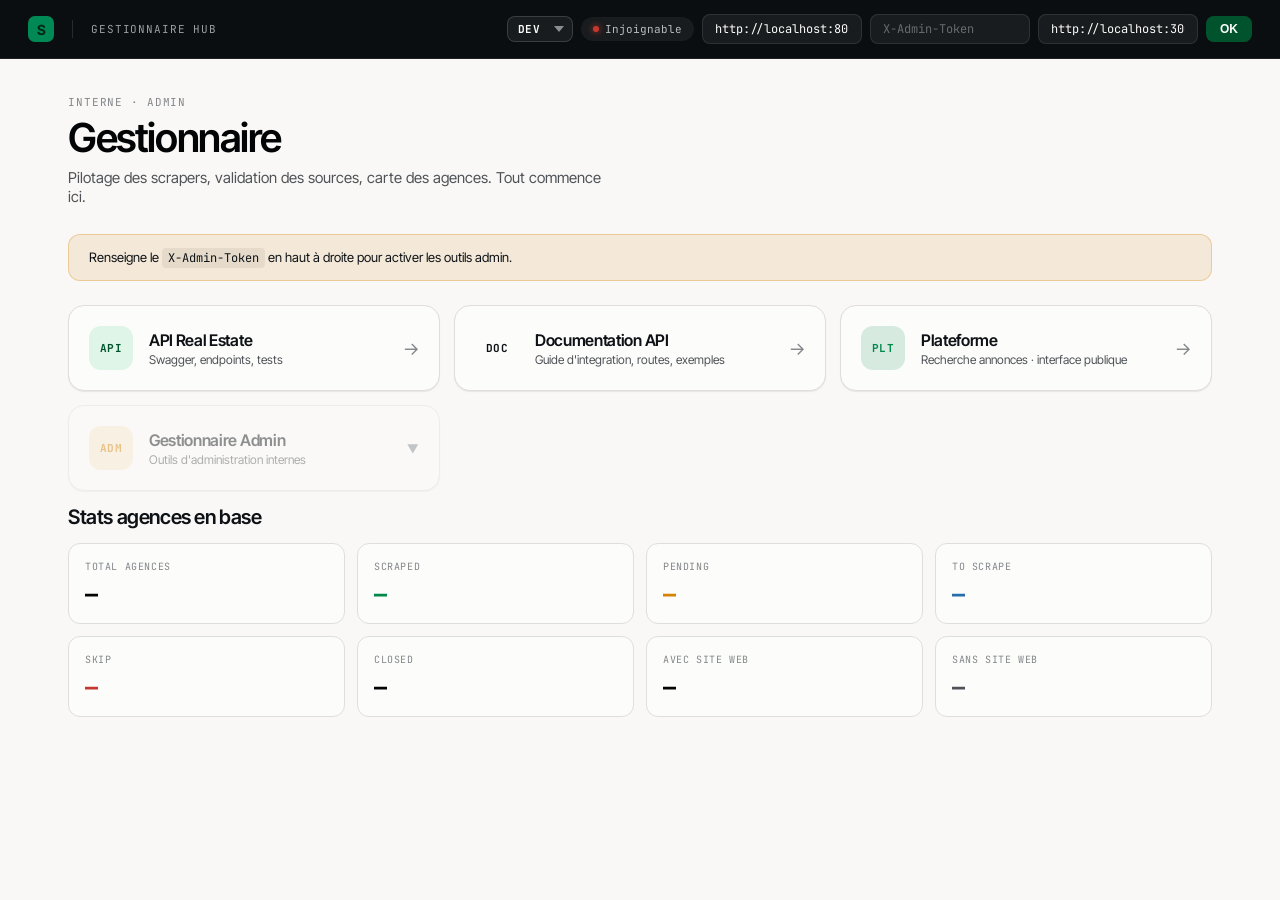
<file: index.html>
<!DOCTYPE html>
<html lang="fr">
<head>
  <meta charset="UTF-8">
  <meta name="viewport" content="width=device-width, initial-scale=1.0">
  <title>Gestionnaire — Hub</title>
  <link rel="stylesheet" href="assets/design-tokens.css">
  <link rel="stylesheet" href="assets/hub.css">
</head>
<body>

<header class="hub-topbar">
  <div class="hub-topbar-left">
    <span class="hub-logo">S</span>
    <div class="hub-topbar-sep"></div>
    <span class="hub-topbar-label">Gestionnaire Hub</span>
  </div>
  <div class="hub-topbar-right">
    <select id="envSelector" class="hub-env-select" title="Environnement">
      <option value="dev">DEV</option>
      <option value="prod">PROD</option>
    </select>
    <div class="hub-health" id="healthPill">
      <span class="hub-health-dot" id="healthDot"></span>
      <span id="healthText">…</span>
    </div>
    <input type="text" id="apiUrl" class="hub-input" placeholder="API URL" autocomplete="off">
    <input type="password" id="adminToken" class="hub-input" placeholder="X-Admin-Token" autocomplete="off">
    <input type="text" id="outilUrl" class="hub-input" placeholder="URL Outil" autocomplete="off">
    <button id="saveConfig" class="hub-save-btn" type="button">OK</button>
  </div>
</header>

<main class="hub-main">
  <!-- Header -->
  <div class="hub-hero">
    <div class="hub-overline">Interne · Admin</div>
    <h1 class="hub-title">Gestionnaire</h1>
    <p class="hub-subtitle">Pilotage des scrapers, validation des sources, carte des agences. Tout commence ici.</p>
  </div>

  <!-- Token warning -->
  <div class="hub-warning" id="tokenWarning" hidden>
    Renseigne le <code>X-Admin-Token</code> en haut à droite pour activer les outils admin.
  </div>

  <!-- Navigation tiles -->
  <section class="hub-tiles">
    <a class="hub-tile" id="tileApi" href="#" target="_blank" rel="noopener">
      <div class="hub-tile-icon" style="background:var(--accent-100);color:var(--accent-700)">API</div>
      <div class="hub-tile-body">
        <div class="hub-tile-title">API Real Estate</div>
        <div class="hub-tile-desc">Swagger, endpoints, tests</div>
      </div>
      <span class="hub-tile-arrow">&rarr;</span>
    </a>
    <a class="hub-tile" href="docs/index.html" target="_blank" rel="noopener">
      <div class="hub-tile-icon" style="background:color-mix(in oklch, var(--accent) 12%, transparent);color:var(--accent)">DOC</div>
      <div class="hub-tile-body">
        <div class="hub-tile-title">Documentation API</div>
        <div class="hub-tile-desc">Guide d'integration, routes, exemples</div>
      </div>
      <span class="hub-tile-arrow">&rarr;</span>
    </a>
    <a class="hub-tile" id="tileOutil" href="http://localhost:3005" target="_blank" rel="noopener">
      <div class="hub-tile-icon" style="background:color-mix(in oklch, var(--success) 15%, transparent);color:var(--success)">PLT</div>
      <div class="hub-tile-body">
        <div class="hub-tile-title">Plateforme</div>
        <div class="hub-tile-desc">Recherche annonces · interface publique</div>
      </div>
      <span class="hub-tile-arrow">&rarr;</span>
    </a>
    <div class="hub-tile" id="tileAdmin">
      <div class="hub-tile-icon" style="background:color-mix(in oklch, var(--warning) 18%, transparent);color:var(--warning)">ADM</div>
      <div class="hub-tile-body">
        <div class="hub-tile-title">Gestionnaire Admin</div>
        <div class="hub-tile-desc">Outils d'administration internes</div>
      </div>
      <span class="hub-tile-expand" id="adminExpand">&#9660;</span>
    </div>
  </section>

  <!-- Admin tools sub-menu -->
  <section class="hub-tools" id="adminTools">
    <a class="hub-tool-card" href="admin/scraping.html">
      <span class="hub-tool-badge hub-tool-badge-ok">Disponible</span>
      <div class="hub-tool-title">Scrapers</div>
      <div class="hub-tool-desc">Initialisation, scheduler, configs, intervalles</div>
    </a>
    <a class="hub-tool-card" href="admin/coverage.html">
      <span class="hub-tool-badge hub-tool-badge-ok">Disponible</span>
      <div class="hub-tool-title">Couverture filtres × scrapers</div>
      <div class="hub-tool-desc">Ce qu'on extrait / loupe / n'a pas, par source — + méthode d'acquisition</div>
    </a>
    <a class="hub-tool-card" href="admin/daily-check.html">
      <span class="hub-tool-badge hub-tool-badge-ok">Disponible</span>
      <div class="hub-tool-title">Vérifs quotidiennes</div>
      <div class="hub-tool-desc">Annonces scrapées 3h/24h/48h par source × dépt, comparatif site</div>
    </a>
    <a class="hub-tool-card" href="admin/agencies-table.html">
      <span class="hub-tool-badge hub-tool-badge-ok">Disponible</span>
      <div class="hub-tool-title">Tableau agences par CP</div>
      <div class="hub-tool-desc">Vue groupée par code postal, filtres, export CSV</div>
    </a>
    <a class="hub-tool-card" href="admin/agencies-build.html">
      <span class="hub-tool-badge hub-tool-badge-ok">Disponible</span>
      <div class="hub-tool-title">Base d'agences — construction</div>
      <div class="hub-tool-desc">Lancer/suivre les jobs CCI, enrichissement SIRENE→FNAIM→SNPI, NAF</div>
    </a>
    <a class="hub-tool-card" href="admin/placeholders.html">
      <span class="hub-tool-badge hub-tool-badge-ok">Disponible</span>
      <div class="hub-tool-title">Registre placeholders URL</div>
      <div class="hub-tool-desc">Mappings département → slug, formules, résolution</div>
    </a>
    <a class="hub-tool-card" href="admin/monitoring.html">
      <span class="hub-tool-badge hub-tool-badge-ok">Disponible</span>
      <div class="hub-tool-title">Monitoring & Logs</div>
      <div class="hub-tool-desc">Santé scrapers, jobs en cours, logs pipeline</div>
    </a>
    <div class="hub-tool-card hub-tool-disabled">
      <span class="hub-tool-badge hub-tool-badge-v2">V2</span>
      <div class="hub-tool-title">Carte agences</div>
      <div class="hub-tool-desc">Vue cartographique Leaflet avec clustering GPS</div>
    </div>
    <div class="hub-tool-card hub-tool-disabled">
      <span class="hub-tool-badge hub-tool-badge-v2">V2</span>
      <div class="hub-tool-title">Explorateur annonces</div>
      <div class="hub-tool-desc">Recherche canonical_ads, doublons cross-sources</div>
    </div>
  </section>

  <!-- Stats -->
  <section class="hub-stats-section" id="statsSection">
    <div class="hub-stats-header">
      <h2 class="hub-stats-title">Stats agences en base</h2>
      <span class="hub-stats-time" id="statsUpdated"></span>
    </div>
    <div class="hub-stats-grid" id="statsGrid">
      <div class="hub-stat-card">
        <div class="hub-stat-label">Total agences</div>
        <div class="hub-stat-value" id="statTotal">–</div>
      </div>
      <div class="hub-stat-card">
        <div class="hub-stat-label">Scraped</div>
        <div class="hub-stat-value" style="color:var(--success)" id="statScraped">–</div>
      </div>
      <div class="hub-stat-card">
        <div class="hub-stat-label">Pending</div>
        <div class="hub-stat-value" style="color:var(--warning)" id="statPending">–</div>
      </div>
      <div class="hub-stat-card">
        <div class="hub-stat-label">To scrape</div>
        <div class="hub-stat-value" style="color:var(--info)" id="statToScrape">–</div>
      </div>
      <div class="hub-stat-card">
        <div class="hub-stat-label">Skip</div>
        <div class="hub-stat-value" style="color:var(--danger)" id="statSkip">–</div>
      </div>
      <div class="hub-stat-card">
        <div class="hub-stat-label">Closed</div>
        <div class="hub-stat-value" id="statClosed">–</div>
      </div>
      <div class="hub-stat-card">
        <div class="hub-stat-label">Avec site web</div>
        <div class="hub-stat-value" id="statWebsite">–</div>
      </div>
      <div class="hub-stat-card">
        <div class="hub-stat-label">Sans site web</div>
        <div class="hub-stat-value" style="color:var(--ink-3)" id="statNoWebsite">–</div>
      </div>
    </div>
    <div id="statsSources"></div>
    <div id="statsCities"></div>
  </section>
</main>

<script src="assets/common.js"></script>
<script src="assets/hub.js"></script>
</body>
</html>
</file>
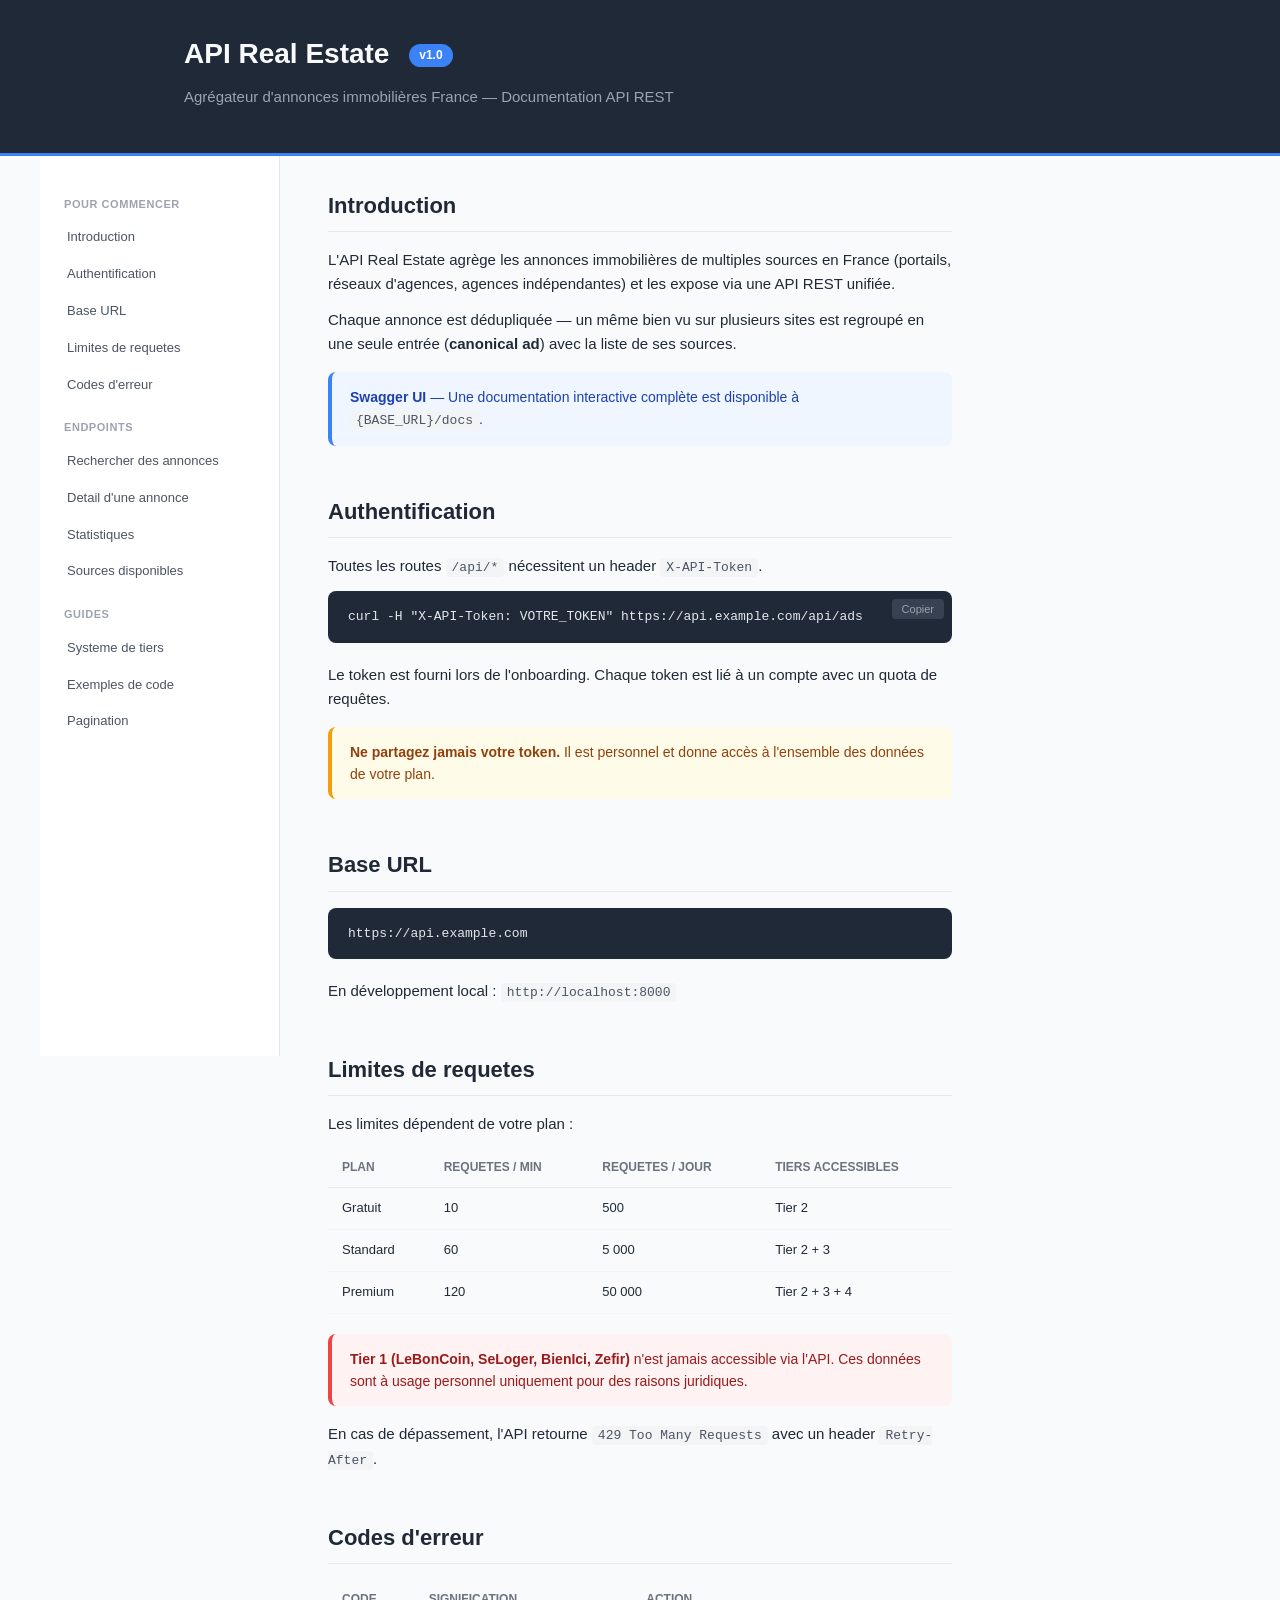
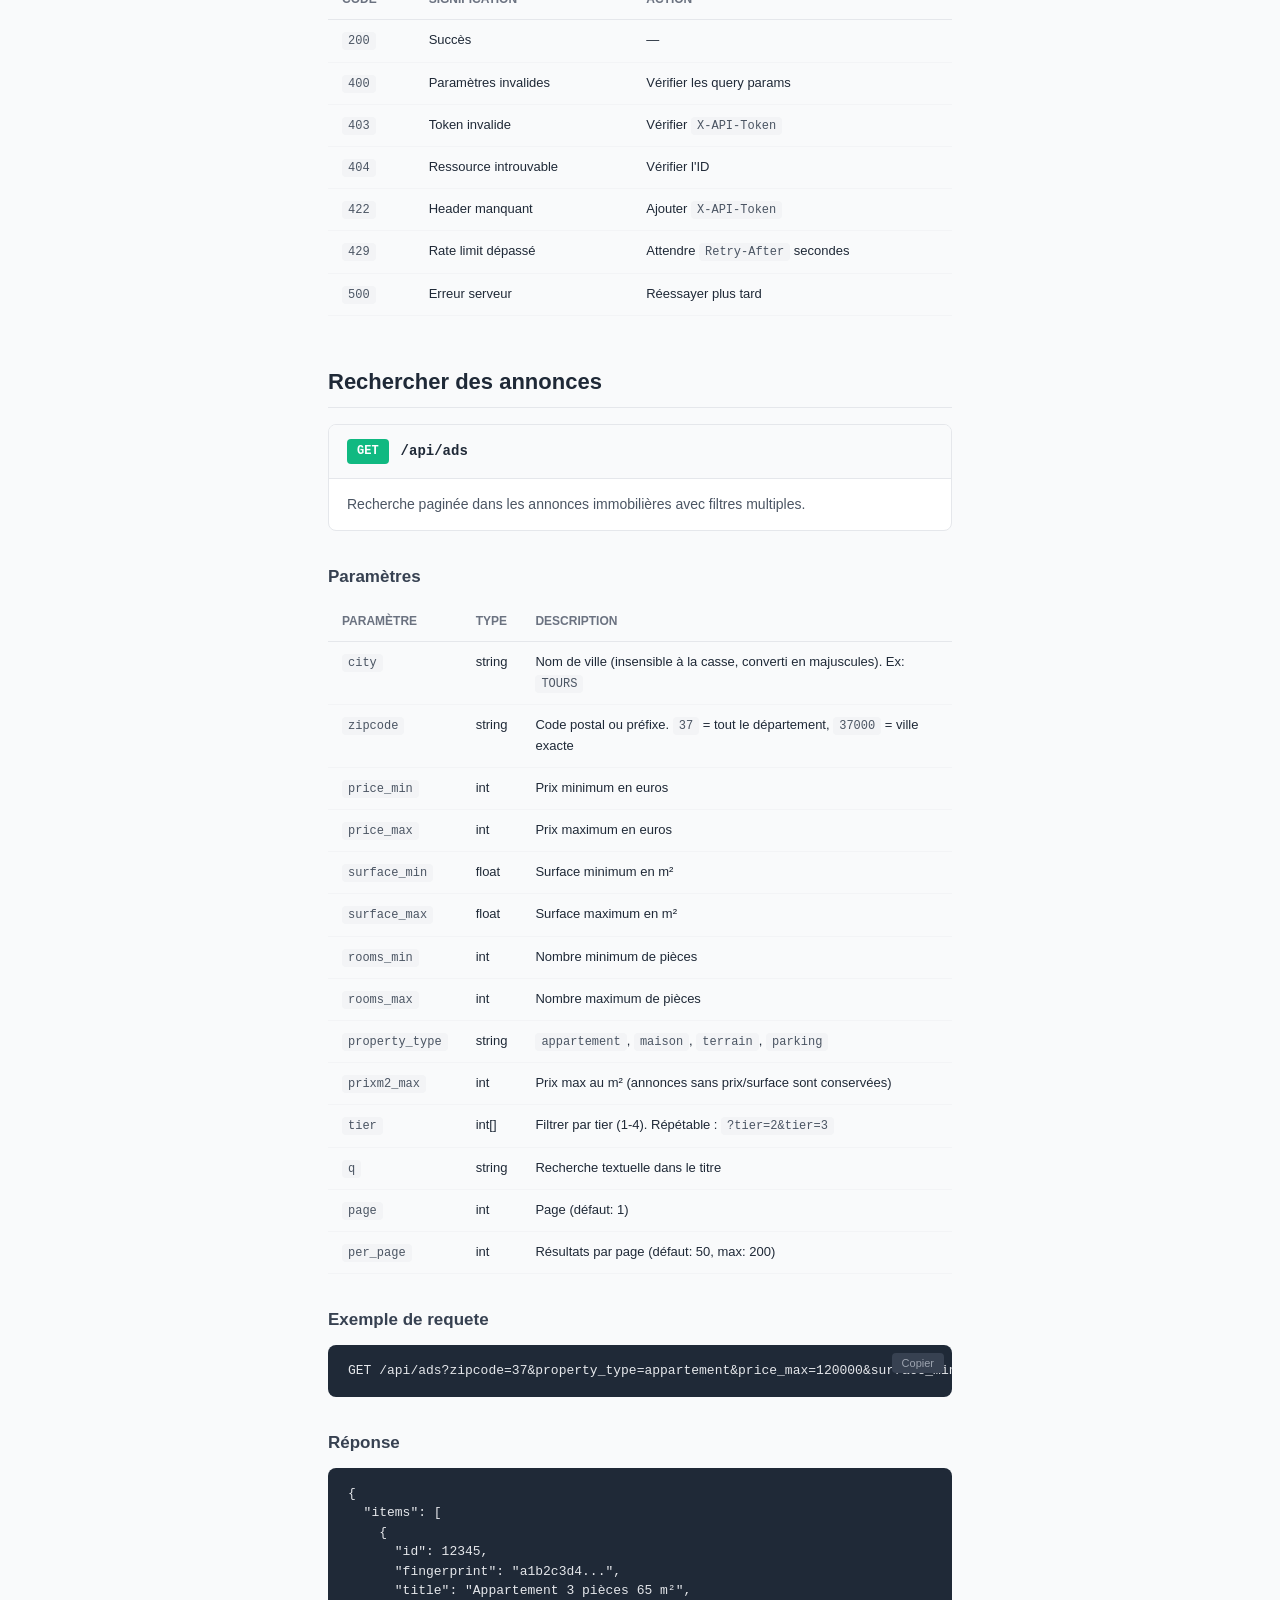
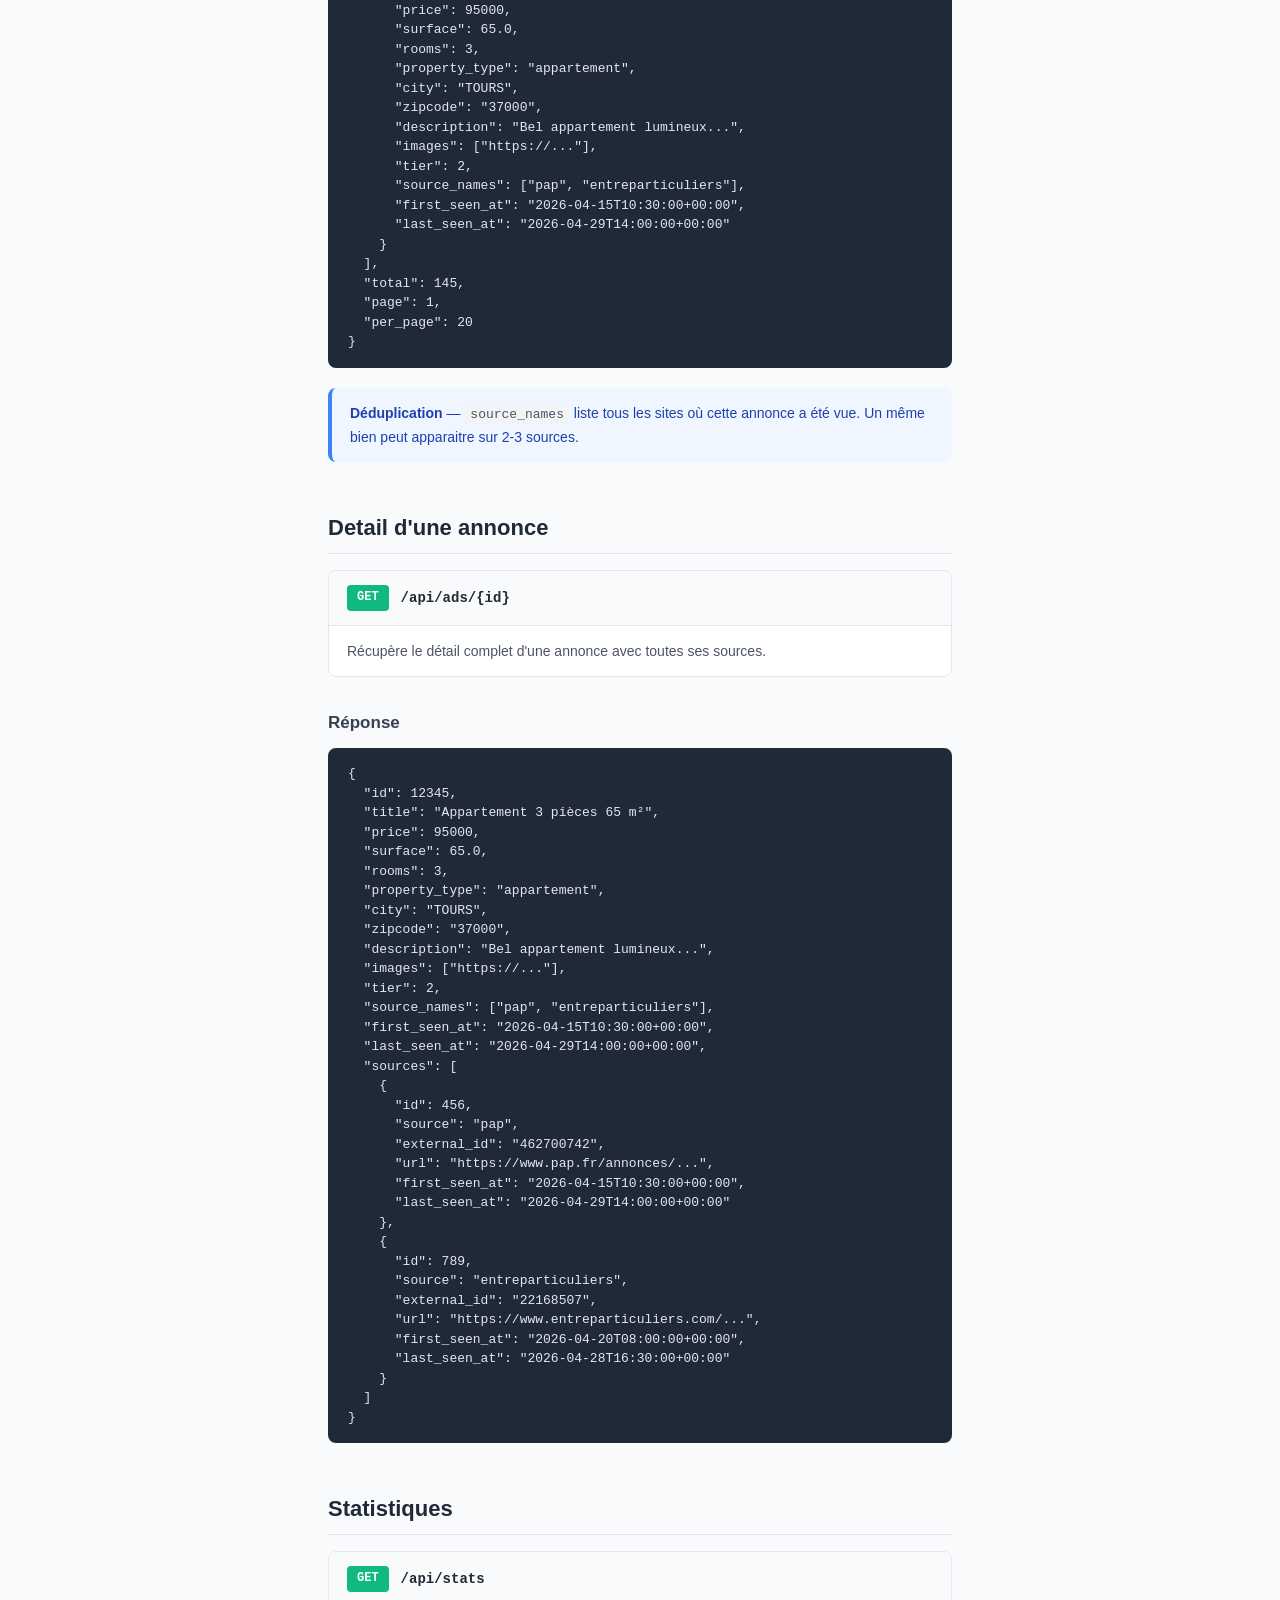
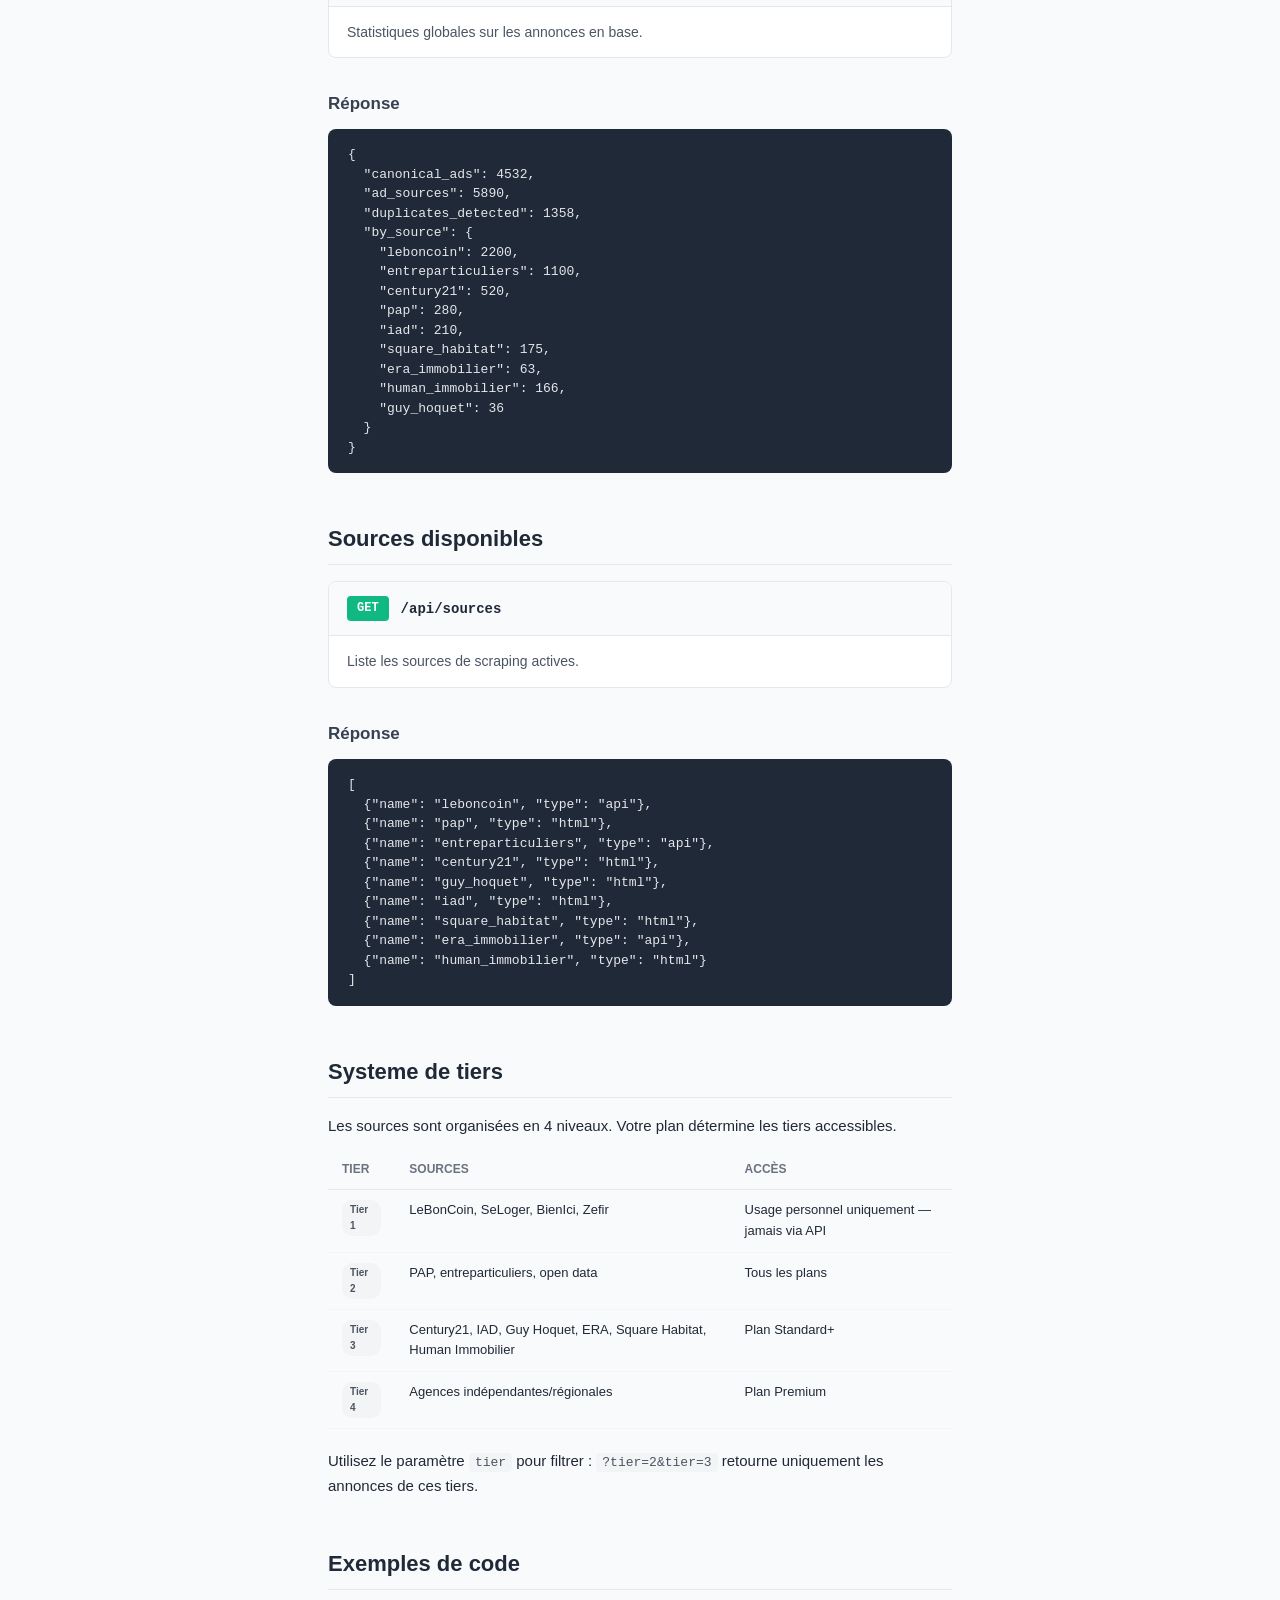
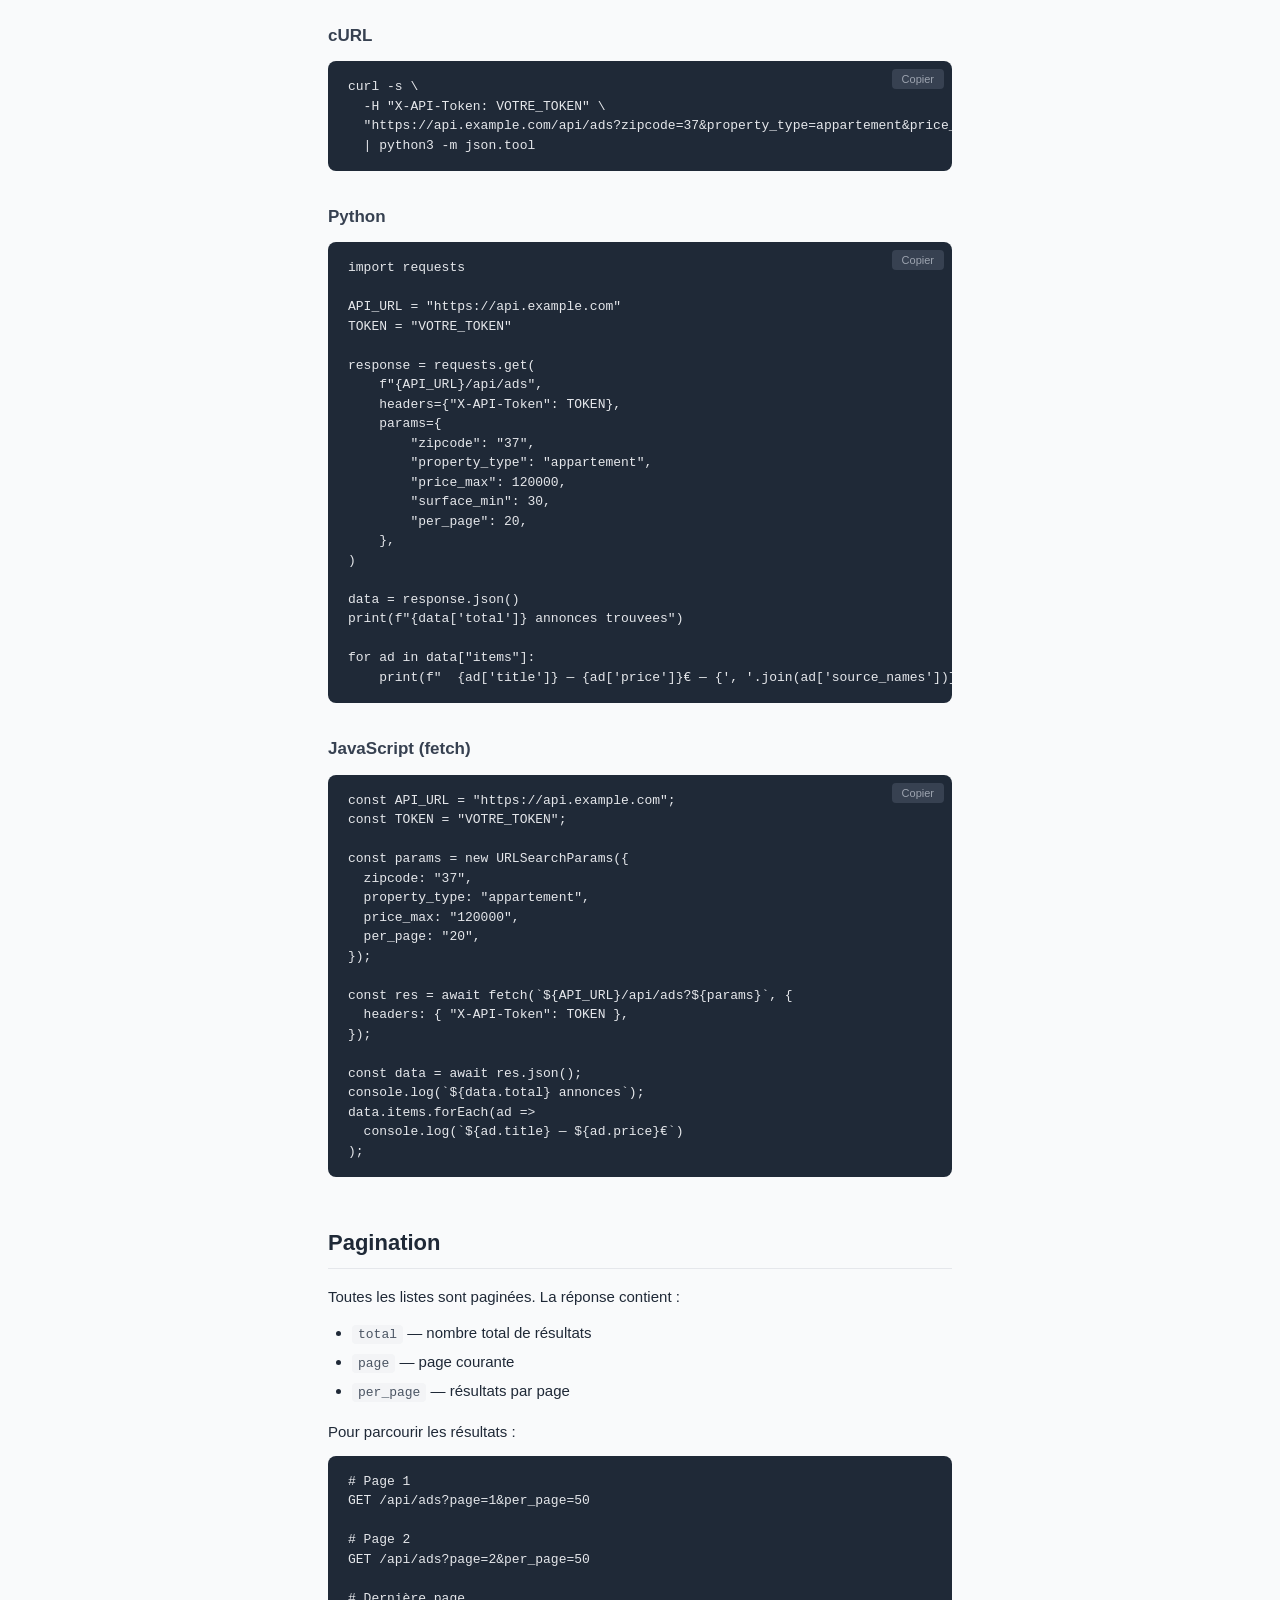
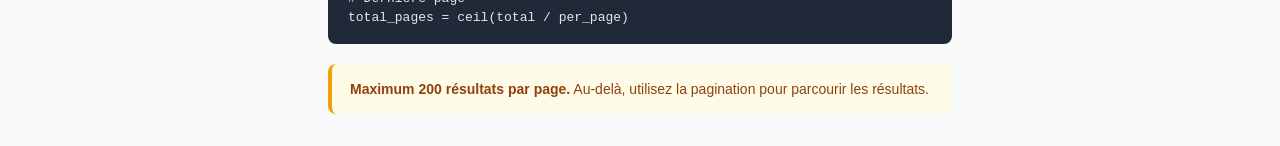
<file: docs/index.html>
<!DOCTYPE html>
<html lang="fr">
<head>
  <meta charset="UTF-8">
  <meta name="viewport" content="width=device-width, initial-scale=1.0">
  <title>API Real Estate — Documentation</title>
  <style>
    * { box-sizing: border-box; margin: 0; padding: 0; }
    body {
      font-family: -apple-system, BlinkMacSystemFont, 'Segoe UI', Roboto, sans-serif;
      font-size: 15px; color: #1f2937; background: #f9fafb; line-height: 1.6;
    }

    /* Header */
    .doc-header {
      background: #1f2937; color: #f9fafb; padding: 32px 0; border-bottom: 3px solid #3b82f6;
    }
    .doc-header .container { max-width: 960px; margin: 0 auto; padding: 0 24px; }
    .doc-header h1 { font-size: 28px; font-weight: 700; margin-bottom: 8px; }
    .doc-header p { color: #9ca3af; font-size: 15px; }
    .doc-header .version { display: inline-block; background: #3b82f6; color: white; padding: 2px 10px; border-radius: 12px; font-size: 12px; font-weight: 600; margin-left: 12px; vertical-align: middle; }

    /* Layout */
    .doc-body { display: flex; max-width: 1200px; margin: 0 auto; min-height: calc(100vh - 120px); }
    .doc-nav {
      width: 240px; flex-shrink: 0; background: white; border-right: 1px solid #e5e7eb;
      padding: 24px 0; position: sticky; top: 0; height: 100vh; overflow-y: auto;
    }
    .doc-nav a {
      display: block; padding: 8px 24px; color: #4b5563; text-decoration: none; font-size: 13px; border-left: 3px solid transparent;
    }
    .doc-nav a:hover { color: #1f2937; background: #f3f4f6; }
    .doc-nav a.active { color: #3b82f6; border-left-color: #3b82f6; font-weight: 600; }
    .doc-nav .nav-section { padding: 16px 24px 6px; font-size: 11px; font-weight: 700; text-transform: uppercase; color: #9ca3af; letter-spacing: 0.05em; }
    .doc-content { flex: 1; padding: 32px 48px; max-width: 720px; }

    /* Typography */
    h2 { font-size: 22px; font-weight: 700; margin: 48px 0 16px; padding-bottom: 8px; border-bottom: 1px solid #e5e7eb; }
    h2:first-of-type { margin-top: 0; }
    h3 { font-size: 17px; font-weight: 600; margin: 32px 0 12px; color: #374151; }
    p { margin-bottom: 12px; }
    ul, ol { margin: 0 0 16px 24px; }
    li { margin-bottom: 4px; }

    /* Code */
    code {
      font-family: 'SF Mono', Monaco, 'Fira Code', monospace; font-size: 13px;
      background: #f3f4f6; padding: 2px 6px; border-radius: 4px; color: #4b5563;
    }
    pre {
      background: #1f2937; color: #e5e7eb; padding: 16px 20px; border-radius: 8px;
      overflow-x: auto; margin: 12px 0 20px; font-size: 13px; line-height: 1.5; position: relative;
    }
    pre code { background: none; padding: 0; color: inherit; }
    .copy-btn {
      position: absolute; top: 8px; right: 8px; background: #374151; color: #9ca3af;
      border: none; border-radius: 4px; padding: 4px 10px; font-size: 11px; cursor: pointer;
    }
    .copy-btn:hover { color: #f9fafb; }

    /* Endpoint blocks */
    .endpoint {
      background: white; border: 1px solid #e5e7eb; border-radius: 8px;
      margin: 16px 0 24px; overflow: hidden;
    }
    .endpoint-header {
      display: flex; align-items: center; gap: 12px; padding: 14px 18px;
      background: #f9fafb; border-bottom: 1px solid #e5e7eb;
    }
    .method {
      display: inline-block; padding: 3px 10px; border-radius: 4px;
      font-size: 12px; font-weight: 700; color: white; font-family: monospace;
    }
    .method-get { background: #10b981; }
    .method-post { background: #3b82f6; }
    .endpoint-path { font-family: monospace; font-size: 14px; font-weight: 600; color: #1f2937; }
    .endpoint-desc { padding: 14px 18px; font-size: 14px; color: #4b5563; }

    /* Params table */
    .params-table { width: 100%; border-collapse: collapse; margin: 12px 0 20px; }
    .params-table th {
      text-align: left; padding: 10px 14px; background: #f9fafb; font-size: 12px;
      text-transform: uppercase; color: #6b7280; font-weight: 600; border-bottom: 1px solid #e5e7eb;
    }
    .params-table td { padding: 10px 14px; border-bottom: 1px solid #f3f4f6; font-size: 13px; vertical-align: top; }
    .params-table code { font-size: 12px; }
    .param-required { color: #ef4444; font-size: 10px; font-weight: 600; text-transform: uppercase; }
    .param-optional { color: #9ca3af; font-size: 10px; }

    /* Badges */
    .badge { display: inline-block; padding: 2px 8px; border-radius: 10px; font-size: 10px; font-weight: 600; }
    .badge-info { background: #dbeafe; color: #1d4ed8; }
    .badge-warn { background: #fef3c7; color: #92400e; }
    .badge-tier { background: #f3f4f6; color: #4b5563; }

    /* Alert boxes */
    .alert { padding: 14px 18px; border-radius: 8px; margin: 16px 0; font-size: 14px; }
    .alert-info { background: #eff6ff; border-left: 4px solid #3b82f6; color: #1e40af; }
    .alert-warn { background: #fefce8; border-left: 4px solid #f59e0b; color: #92400e; }
    .alert-danger { background: #fef2f2; border-left: 4px solid #ef4444; color: #991b1b; }

    /* Responsive */
    @media (max-width: 768px) {
      .doc-body { flex-direction: column; }
      .doc-nav { width: 100%; height: auto; position: static; border-right: none; border-bottom: 1px solid #e5e7eb; }
      .doc-content { padding: 24px; }
    }
  </style>
</head>
<body>

<header class="doc-header">
  <div class="container">
    <h1>API Real Estate <span class="version">v1.0</span></h1>
    <p>Agrégateur d'annonces immobilières France — Documentation API REST</p>
  </div>
</header>

<div class="doc-body">

  <nav class="doc-nav">
    <div class="nav-section">Pour commencer</div>
    <a href="#introduction">Introduction</a>
    <a href="#auth">Authentification</a>
    <a href="#base-url">Base URL</a>
    <a href="#rate-limits">Limites de requetes</a>
    <a href="#errors">Codes d'erreur</a>
    <div class="nav-section">Endpoints</div>
    <a href="#search">Rechercher des annonces</a>
    <a href="#detail">Detail d'une annonce</a>
    <a href="#stats">Statistiques</a>
    <a href="#sources">Sources disponibles</a>
    <div class="nav-section">Guides</div>
    <a href="#tiers">Systeme de tiers</a>
    <a href="#examples">Exemples de code</a>
    <a href="#pagination">Pagination</a>
  </nav>

  <main class="doc-content">

    <!-- ── Introduction ──────────────────────────── -->
    <h2 id="introduction">Introduction</h2>
    <p>L'API Real Estate agrège les annonces immobilières de multiples sources en France (portails, réseaux d'agences, agences indépendantes) et les expose via une API REST unifiée.</p>
    <p>Chaque annonce est dédupliquée — un même bien vu sur plusieurs sites est regroupé en une seule entrée (<strong>canonical ad</strong>) avec la liste de ses sources.</p>

    <div class="alert alert-info">
      <strong>Swagger UI</strong> — Une documentation interactive complète est disponible à <code>{BASE_URL}/docs</code>.
    </div>

    <!-- ── Auth ──────────────────────────────────── -->
    <h2 id="auth">Authentification</h2>
    <p>Toutes les routes <code>/api/*</code> nécessitent un header <code>X-API-Token</code>.</p>

    <pre><code>curl -H "X-API-Token: VOTRE_TOKEN" https://api.example.com/api/ads</code><button class="copy-btn" onclick="copyCode(this)">Copier</button></pre>

    <p>Le token est fourni lors de l'onboarding. Chaque token est lié à un compte avec un quota de requêtes.</p>

    <div class="alert alert-warn">
      <strong>Ne partagez jamais votre token.</strong> Il est personnel et donne accès à l'ensemble des données de votre plan.
    </div>

    <!-- ── Base URL ──────────────────────────────── -->
    <h2 id="base-url">Base URL</h2>
    <pre><code>https://api.example.com</code></pre>
    <p>En développement local : <code>http://localhost:8000</code></p>

    <!-- ── Rate limits ───────────────────────────── -->
    <h2 id="rate-limits">Limites de requetes</h2>
    <p>Les limites dépendent de votre plan :</p>

    <table class="params-table">
      <thead><tr><th>Plan</th><th>Requetes / min</th><th>Requetes / jour</th><th>Tiers accessibles</th></tr></thead>
      <tbody>
        <tr><td>Gratuit</td><td>10</td><td>500</td><td>Tier 2</td></tr>
        <tr><td>Standard</td><td>60</td><td>5 000</td><td>Tier 2 + 3</td></tr>
        <tr><td>Premium</td><td>120</td><td>50 000</td><td>Tier 2 + 3 + 4</td></tr>
      </tbody>
    </table>

    <div class="alert alert-danger">
      <strong>Tier 1 (LeBonCoin, SeLoger, BienIci, Zefir)</strong> n'est jamais accessible via l'API. Ces données sont à usage personnel uniquement pour des raisons juridiques.
    </div>

    <p>En cas de dépassement, l'API retourne <code>429 Too Many Requests</code> avec un header <code>Retry-After</code>.</p>

    <!-- ── Errors ────────────────────────────────── -->
    <h2 id="errors">Codes d'erreur</h2>
    <table class="params-table">
      <thead><tr><th>Code</th><th>Signification</th><th>Action</th></tr></thead>
      <tbody>
        <tr><td><code>200</code></td><td>Succès</td><td>—</td></tr>
        <tr><td><code>400</code></td><td>Paramètres invalides</td><td>Vérifier les query params</td></tr>
        <tr><td><code>403</code></td><td>Token invalide</td><td>Vérifier <code>X-API-Token</code></td></tr>
        <tr><td><code>404</code></td><td>Ressource introuvable</td><td>Vérifier l'ID</td></tr>
        <tr><td><code>422</code></td><td>Header manquant</td><td>Ajouter <code>X-API-Token</code></td></tr>
        <tr><td><code>429</code></td><td>Rate limit dépassé</td><td>Attendre <code>Retry-After</code> secondes</td></tr>
        <tr><td><code>500</code></td><td>Erreur serveur</td><td>Réessayer plus tard</td></tr>
      </tbody>
    </table>

    <!-- ── GET /api/ads ──────────────────────────── -->
    <h2 id="search">Rechercher des annonces</h2>

    <div class="endpoint">
      <div class="endpoint-header">
        <span class="method method-get">GET</span>
        <span class="endpoint-path">/api/ads</span>
      </div>
      <div class="endpoint-desc">Recherche paginée dans les annonces immobilières avec filtres multiples.</div>
    </div>

    <h3>Paramètres</h3>
    <table class="params-table">
      <thead><tr><th>Paramètre</th><th>Type</th><th>Description</th></tr></thead>
      <tbody>
        <tr><td><code>city</code></td><td>string</td><td>Nom de ville (insensible à la casse, converti en majuscules). Ex: <code>TOURS</code></td></tr>
        <tr><td><code>zipcode</code></td><td>string</td><td>Code postal ou préfixe. <code>37</code> = tout le département, <code>37000</code> = ville exacte</td></tr>
        <tr><td><code>price_min</code></td><td>int</td><td>Prix minimum en euros</td></tr>
        <tr><td><code>price_max</code></td><td>int</td><td>Prix maximum en euros</td></tr>
        <tr><td><code>surface_min</code></td><td>float</td><td>Surface minimum en m²</td></tr>
        <tr><td><code>surface_max</code></td><td>float</td><td>Surface maximum en m²</td></tr>
        <tr><td><code>rooms_min</code></td><td>int</td><td>Nombre minimum de pièces</td></tr>
        <tr><td><code>rooms_max</code></td><td>int</td><td>Nombre maximum de pièces</td></tr>
        <tr><td><code>property_type</code></td><td>string</td><td><code>appartement</code>, <code>maison</code>, <code>terrain</code>, <code>parking</code></td></tr>
        <tr><td><code>prixm2_max</code></td><td>int</td><td>Prix max au m² (annonces sans prix/surface sont conservées)</td></tr>
        <tr><td><code>tier</code></td><td>int[]</td><td>Filtrer par tier (1-4). Répétable : <code>?tier=2&tier=3</code></td></tr>
        <tr><td><code>q</code></td><td>string</td><td>Recherche textuelle dans le titre</td></tr>
        <tr><td><code>page</code></td><td>int</td><td>Page (défaut: 1)</td></tr>
        <tr><td><code>per_page</code></td><td>int</td><td>Résultats par page (défaut: 50, max: 200)</td></tr>
      </tbody>
    </table>

    <h3>Exemple de requete</h3>
    <pre><code>GET /api/ads?zipcode=37&property_type=appartement&price_max=120000&surface_min=30&per_page=20</code><button class="copy-btn" onclick="copyCode(this)">Copier</button></pre>

    <h3>Réponse</h3>
    <pre><code>{
  "items": [
    {
      "id": 12345,
      "fingerprint": "a1b2c3d4...",
      "title": "Appartement 3 pièces 65 m²",
      "price": 95000,
      "surface": 65.0,
      "rooms": 3,
      "property_type": "appartement",
      "city": "TOURS",
      "zipcode": "37000",
      "description": "Bel appartement lumineux...",
      "images": ["https://..."],
      "tier": 2,
      "source_names": ["pap", "entreparticuliers"],
      "first_seen_at": "2026-04-15T10:30:00+00:00",
      "last_seen_at": "2026-04-29T14:00:00+00:00"
    }
  ],
  "total": 145,
  "page": 1,
  "per_page": 20
}</code></pre>

    <div class="alert alert-info">
      <strong>Déduplication</strong> — <code>source_names</code> liste tous les sites où cette annonce a été vue. Un même bien peut apparaitre sur 2-3 sources.
    </div>

    <!-- ── GET /api/ads/{id} ─────────────────────── -->
    <h2 id="detail">Detail d'une annonce</h2>

    <div class="endpoint">
      <div class="endpoint-header">
        <span class="method method-get">GET</span>
        <span class="endpoint-path">/api/ads/{id}</span>
      </div>
      <div class="endpoint-desc">Récupère le détail complet d'une annonce avec toutes ses sources.</div>
    </div>

    <h3>Réponse</h3>
    <pre><code>{
  "id": 12345,
  "title": "Appartement 3 pièces 65 m²",
  "price": 95000,
  "surface": 65.0,
  "rooms": 3,
  "property_type": "appartement",
  "city": "TOURS",
  "zipcode": "37000",
  "description": "Bel appartement lumineux...",
  "images": ["https://..."],
  "tier": 2,
  "source_names": ["pap", "entreparticuliers"],
  "first_seen_at": "2026-04-15T10:30:00+00:00",
  "last_seen_at": "2026-04-29T14:00:00+00:00",
  "sources": [
    {
      "id": 456,
      "source": "pap",
      "external_id": "462700742",
      "url": "https://www.pap.fr/annonces/...",
      "first_seen_at": "2026-04-15T10:30:00+00:00",
      "last_seen_at": "2026-04-29T14:00:00+00:00"
    },
    {
      "id": 789,
      "source": "entreparticuliers",
      "external_id": "22168507",
      "url": "https://www.entreparticuliers.com/...",
      "first_seen_at": "2026-04-20T08:00:00+00:00",
      "last_seen_at": "2026-04-28T16:30:00+00:00"
    }
  ]
}</code></pre>

    <!-- ── GET /api/stats ────────────────────────── -->
    <h2 id="stats">Statistiques</h2>

    <div class="endpoint">
      <div class="endpoint-header">
        <span class="method method-get">GET</span>
        <span class="endpoint-path">/api/stats</span>
      </div>
      <div class="endpoint-desc">Statistiques globales sur les annonces en base.</div>
    </div>

    <h3>Réponse</h3>
    <pre><code>{
  "canonical_ads": 4532,
  "ad_sources": 5890,
  "duplicates_detected": 1358,
  "by_source": {
    "leboncoin": 2200,
    "entreparticuliers": 1100,
    "century21": 520,
    "pap": 280,
    "iad": 210,
    "square_habitat": 175,
    "era_immobilier": 63,
    "human_immobilier": 166,
    "guy_hoquet": 36
  }
}</code></pre>

    <!-- ── GET /api/sources ──────────────────────── -->
    <h2 id="sources">Sources disponibles</h2>

    <div class="endpoint">
      <div class="endpoint-header">
        <span class="method method-get">GET</span>
        <span class="endpoint-path">/api/sources</span>
      </div>
      <div class="endpoint-desc">Liste les sources de scraping actives.</div>
    </div>

    <h3>Réponse</h3>
    <pre><code>[
  {"name": "leboncoin", "type": "api"},
  {"name": "pap", "type": "html"},
  {"name": "entreparticuliers", "type": "api"},
  {"name": "century21", "type": "html"},
  {"name": "guy_hoquet", "type": "html"},
  {"name": "iad", "type": "html"},
  {"name": "square_habitat", "type": "html"},
  {"name": "era_immobilier", "type": "api"},
  {"name": "human_immobilier", "type": "html"}
]</code></pre>

    <!-- ── Tiers ─────────────────────────────────── -->
    <h2 id="tiers">Systeme de tiers</h2>
    <p>Les sources sont organisées en 4 niveaux. Votre plan détermine les tiers accessibles.</p>

    <table class="params-table">
      <thead><tr><th>Tier</th><th>Sources</th><th>Accès</th></tr></thead>
      <tbody>
        <tr><td><span class="badge badge-tier">Tier 1</span></td><td>LeBonCoin, SeLoger, BienIci, Zefir</td><td>Usage personnel uniquement — jamais via API</td></tr>
        <tr><td><span class="badge badge-tier">Tier 2</span></td><td>PAP, entreparticuliers, open data</td><td>Tous les plans</td></tr>
        <tr><td><span class="badge badge-tier">Tier 3</span></td><td>Century21, IAD, Guy Hoquet, ERA, Square Habitat, Human Immobilier</td><td>Plan Standard+</td></tr>
        <tr><td><span class="badge badge-tier">Tier 4</span></td><td>Agences indépendantes/régionales</td><td>Plan Premium</td></tr>
      </tbody>
    </table>

    <p>Utilisez le paramètre <code>tier</code> pour filtrer : <code>?tier=2&tier=3</code> retourne uniquement les annonces de ces tiers.</p>

    <!-- ── Examples ───────────────────────────────── -->
    <h2 id="examples">Exemples de code</h2>

    <h3>cURL</h3>
    <pre><code>curl -s \
  -H "X-API-Token: VOTRE_TOKEN" \
  "https://api.example.com/api/ads?zipcode=37&property_type=appartement&price_max=120000&per_page=10" \
  | python3 -m json.tool</code><button class="copy-btn" onclick="copyCode(this)">Copier</button></pre>

    <h3>Python</h3>
    <pre><code>import requests

API_URL = "https://api.example.com"
TOKEN = "VOTRE_TOKEN"

response = requests.get(
    f"{API_URL}/api/ads",
    headers={"X-API-Token": TOKEN},
    params={
        "zipcode": "37",
        "property_type": "appartement",
        "price_max": 120000,
        "surface_min": 30,
        "per_page": 20,
    },
)

data = response.json()
print(f"{data['total']} annonces trouvees")

for ad in data["items"]:
    print(f"  {ad['title']} — {ad['price']}€ — {', '.join(ad['source_names'])}")</code><button class="copy-btn" onclick="copyCode(this)">Copier</button></pre>

    <h3>JavaScript (fetch)</h3>
    <pre><code>const API_URL = "https://api.example.com";
const TOKEN = "VOTRE_TOKEN";

const params = new URLSearchParams({
  zipcode: "37",
  property_type: "appartement",
  price_max: "120000",
  per_page: "20",
});

const res = await fetch(`${API_URL}/api/ads?${params}`, {
  headers: { "X-API-Token": TOKEN },
});

const data = await res.json();
console.log(`${data.total} annonces`);
data.items.forEach(ad =>
  console.log(`${ad.title} — ${ad.price}€`)
);</code><button class="copy-btn" onclick="copyCode(this)">Copier</button></pre>

    <!-- ── Pagination ─────────────────────────────── -->
    <h2 id="pagination">Pagination</h2>
    <p>Toutes les listes sont paginées. La réponse contient :</p>
    <ul>
      <li><code>total</code> — nombre total de résultats</li>
      <li><code>page</code> — page courante</li>
      <li><code>per_page</code> — résultats par page</li>
    </ul>
    <p>Pour parcourir les résultats :</p>
    <pre><code># Page 1
GET /api/ads?page=1&per_page=50

# Page 2
GET /api/ads?page=2&per_page=50

# Dernière page
total_pages = ceil(total / per_page)</code></pre>

    <div class="alert alert-warn">
      <strong>Maximum 200 résultats par page.</strong> Au-delà, utilisez la pagination pour parcourir les résultats.
    </div>

  </main>
</div>

<script>
function copyCode(btn) {
  const pre = btn.parentElement;
  const code = pre.querySelector('code').textContent;
  navigator.clipboard.writeText(code).then(() => {
    btn.textContent = 'Copie !';
    setTimeout(() => btn.textContent = 'Copier', 1500);
  });
}

// Active nav link on scroll
const sections = document.querySelectorAll('h2[id]');
const navLinks = document.querySelectorAll('.doc-nav a[href^="#"]');
window.addEventListener('scroll', () => {
  let current = '';
  sections.forEach(section => {
    if (window.scrollY >= section.offsetTop - 80) current = section.id;
  });
  navLinks.forEach(link => {
    link.classList.toggle('active', link.getAttribute('href') === '#' + current);
  });
});
</script>
</body>
</html>
</file>
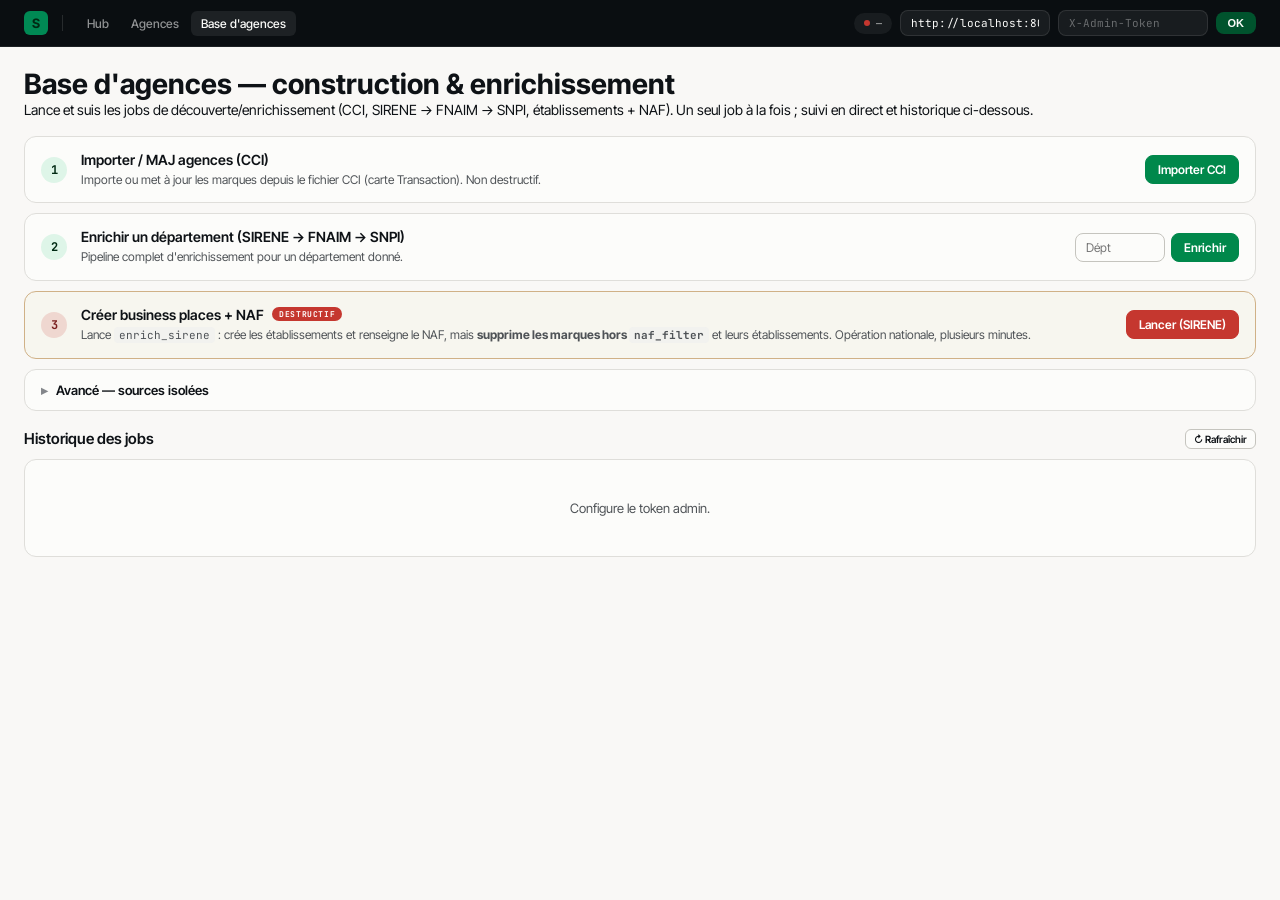
<file: admin/agencies-build.html>
<!DOCTYPE html>
<html lang="fr">
<head>
  <meta charset="UTF-8">
  <meta name="viewport" content="width=device-width, initial-scale=1.0">
  <title>Gestionnaire — Base d'agences</title>
  <link rel="stylesheet" href="../assets/design-tokens.css">
  <link rel="stylesheet" href="../assets/scraping.css">
  <link rel="stylesheet" href="../assets/agencies-build.css">
</head>
<body>

<header class="sc-topbar">
  <div class="sc-topbar-left">
    <span class="sc-logo">S</span>
    <div class="sc-topbar-sep"></div>
    <nav class="sc-nav">
      <a href="../index.html" class="sc-nav-link">Hub</a>
      <a href="agencies-table.html" class="sc-nav-link">Agences</a>
      <a href="#" class="sc-nav-link active">Base d'agences</a>
    </nav>
  </div>
  <div class="sc-topbar-right">
    <div class="sc-health" id="healthPill"><span class="sc-health-dot" id="healthDot"></span><span id="healthText">…</span></div>
    <input type="text" id="apiUrl" class="sc-input-dark" placeholder="API URL" autocomplete="off">
    <input type="password" id="adminToken" class="sc-input-dark" placeholder="X-Admin-Token" autocomplete="off">
    <button id="saveConfig" class="sc-save-btn" type="button">OK</button>
  </div>
</header>

<main class="sc-main">

  <div class="dc-hero ab-hero">
    <div>
      <h1 class="dc-title">Base d'agences — construction &amp; enrichissement</h1>
      <p class="dc-subtitle">Lance et suis les jobs de découverte/enrichissement (CCI, SIRENE → FNAIM → SNPI, établissements + NAF). Un seul job à la fois ; suivi en direct et historique ci-dessous.</p>
    </div>
  </div>

  <!-- Snapshot -->
  <section class="ab-snapshot" id="snapshot"></section>

  <!-- Actions -->
  <section class="ab-actions">
    <!-- 1. CCI -->
    <div class="ab-card">
      <div class="ab-card-step">1</div>
      <div class="ab-card-body">
        <div class="ab-card-title">Importer / MAJ agences (CCI)</div>
        <div class="ab-card-desc">Importe ou met à jour les marques depuis le fichier CCI (carte Transaction). Non destructif.</div>
      </div>
      <button class="sc-btn sc-btn-ok ab-btn" data-action-btn data-job="cci">Importer CCI</button>
    </div>

    <!-- 2. Pipeline enrichissement -->
    <div class="ab-card">
      <div class="ab-card-step">2</div>
      <div class="ab-card-body">
        <div class="ab-card-title">Enrichir un département (SIRENE → FNAIM → SNPI)</div>
        <div class="ab-card-desc">Pipeline complet d'enrichissement pour un département donné.</div>
      </div>
      <div class="ab-card-actions">
        <input type="text" id="deptInput" class="sc-filter-input sc-filter-sm" placeholder="Dépt" maxlength="3">
        <button class="sc-btn sc-btn-ok ab-btn" data-action-btn data-job="pipeline">Enrichir</button>
      </div>
    </div>

    <!-- 3. Destructif -->
    <div class="ab-card ab-card-danger">
      <div class="ab-card-step ab-card-step-danger">3</div>
      <div class="ab-card-body">
        <div class="ab-card-title">Créer business places + NAF <span class="ab-tag-danger">DESTRUCTIF</span></div>
        <div class="ab-card-desc">Lance <code>enrich_sirene</code> : crée les établissements et renseigne le NAF, mais <strong>supprime les marques hors <code>naf_filter</code></strong> et leurs établissements. Opération nationale, plusieurs minutes.</div>
      </div>
      <button class="sc-btn sc-btn-danger ab-btn" data-action-btn data-job="sirene">Lancer (SIRENE)</button>
    </div>

    <!-- 4. Avancé -->
    <details class="ab-advanced">
      <summary>Avancé — sources isolées</summary>
      <div class="ab-advanced-body">
        <button class="sc-btn ab-btn" data-action-btn data-job="fnaim">FNAIM seul</button>
        <button class="sc-btn ab-btn" data-action-btn data-job="snpi">SNPI seul</button>
      </div>
    </details>
  </section>

  <!-- Live job -->
  <section class="ab-live" id="liveJob" hidden></section>

  <!-- History -->
  <section class="ab-history-section">
    <div class="ab-history-head">
      <h2 class="ab-history-title">Historique des jobs</h2>
      <button class="sc-btn sc-btn-sm" id="refreshBtn">↻ Rafraîchir</button>
    </div>
    <div id="jobsContainer"><div class="sc-empty">Configure le token admin puis rafraîchis.</div></div>
  </section>

</main>

<!-- Modal confirmation action destructive -->
<div class="sc-overlay" id="confirmModal" hidden>
  <div class="sc-modal">
    <h3>Confirmer l'action destructive</h3>
    <p class="sc-modal-warn">
      <code>enrich_sirene</code> va créer les établissements et renseigner le NAF, mais
      <strong>supprimer définitivement toutes les marques dont le code NAF n'est pas dans <code>naf_filter</code></strong>,
      ainsi que leurs établissements.<br><br>
      C'est une opération <strong>nationale</strong> qui peut durer plusieurs minutes. Irréversible.
    </p>
    <div class="sc-modal-actions">
      <button class="sc-btn" id="confirmCancel">Annuler</button>
      <button class="sc-btn sc-btn-danger" id="confirmRun">Oui, lancer enrich_sirene</button>
    </div>
  </div>
</div>

<!-- Modal erreur job -->
<div class="sc-overlay" id="errorModal" hidden>
  <div class="sc-modal sc-modal-wide">
    <h3>Erreur du job <code id="errorJobId"></code></h3>
    <pre class="ab-error-pre" id="errorBody"></pre>
    <div class="sc-modal-actions">
      <button class="sc-btn" id="errorClose">Fermer</button>
    </div>
  </div>
</div>

<script src="../assets/common.js"></script>
<script src="../assets/agencies-build.js"></script>
</body>
</html>
</file>
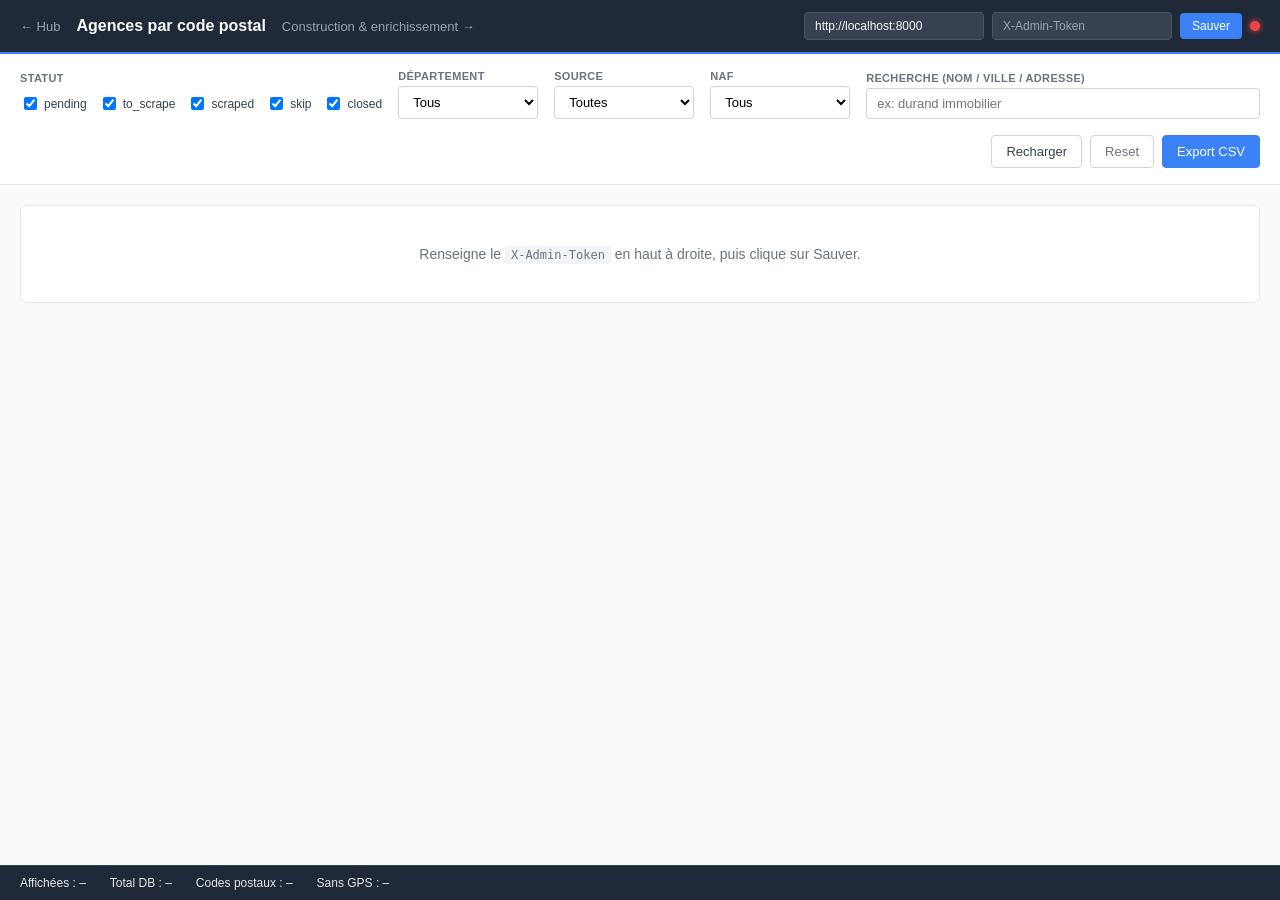
<file: admin/agencies-table.html>
<!DOCTYPE html>
<html lang="fr">
<head>
  <meta charset="UTF-8">
  <meta name="viewport" content="width=device-width, initial-scale=1.0">
  <title>Gestionnaire — Tableau agences par CP</title>
  <link rel="stylesheet" href="../assets/style.css">
  <style>
    /* Sélecteur de statut dans le tableau — repère couleur par statut */
    .agency-status-select { padding: 3px 8px; border-radius: 4px; font-size: 12px; font-family: inherit; background: #fff; cursor: pointer; border: 1px solid #ccc; }
    .agency-status-select:hover { border-color: #888; }
    .agency-status-select:disabled { opacity: 0.5; cursor: wait; }
    .agency-status-pending    { border-left: 3px solid #f0ad4e; }
    .agency-status-to_scrape  { border-left: 3px solid #5bc0de; }
    .agency-status-scraped    { border-left: 3px solid #5cb85c; }
    .agency-status-skip       { border-left: 3px solid #d9534f; }
    .agency-status-closed     { border-left: 3px solid #888; }
  </style>
</head>
<body>

<header class="topbar">
  <div class="topbar-brand">
    <a href="../index.html" class="back-link">← Hub</a>
    <h1>Agences par code postal</h1>
    <a href="agencies-build.html" class="back-link">Construction &amp; enrichissement →</a>
  </div>
  <div class="topbar-config">
    <input type="text" id="apiUrl" placeholder="http://localhost:8000" autocomplete="off">
    <input type="password" id="adminToken" placeholder="X-Admin-Token" autocomplete="off">
    <button id="saveConfig" type="button">Sauver</button>
    <span class="health-dot pending" id="healthDot" title="Santé API"></span>
  </div>
</header>

<section class="filters">
  <div class="filter-group">
    <label>Statut</label>
    <div class="checkboxes" id="statusFilters">
      <label><input type="checkbox" value="pending" checked> pending</label>
      <label><input type="checkbox" value="to_scrape" checked> to_scrape</label>
      <label><input type="checkbox" value="scraped" checked> scraped</label>
      <label><input type="checkbox" value="skip" checked> skip</label>
      <label><input type="checkbox" value="closed" checked> closed</label>
    </div>
  </div>
  <div class="filter-group">
    <label for="deptFilter">Département</label>
    <select id="deptFilter"><option value="">Tous</option></select>
  </div>
  <div class="filter-group">
    <label for="sourceFilter">Source</label>
    <select id="sourceFilter"><option value="">Toutes</option></select>
  </div>
  <div class="filter-group">
    <label for="nafFilter">NAF</label>
    <select id="nafFilter"><option value="">Tous</option></select>
  </div>
  <div class="filter-group grow">
    <label for="searchFilter">Recherche (nom / ville / adresse)</label>
    <input type="text" id="searchFilter" placeholder="ex: durand immobilier" autocomplete="off">
  </div>
  <div class="filter-actions">
    <button id="reloadBtn" type="button">Recharger</button>
    <button id="resetBtn" type="button" class="secondary">Reset</button>
    <button id="exportBtn" type="button" class="primary">Export CSV</button>
  </div>
</section>

<main id="resultsContainer">
  <div class="loading">Chargement…</div>
</main>

<footer class="stats-footer">
  <span id="statsShown">Affichées : –</span>
  <span id="statsTotal">Total DB : –</span>
  <span id="statsCp">Codes postaux : –</span>
  <span id="statsNoGps">Sans GPS : –</span>
</footer>

<script src="../assets/common.js"></script>
<script src="../assets/agencies-table.js"></script>
</body>
</html>
</file>
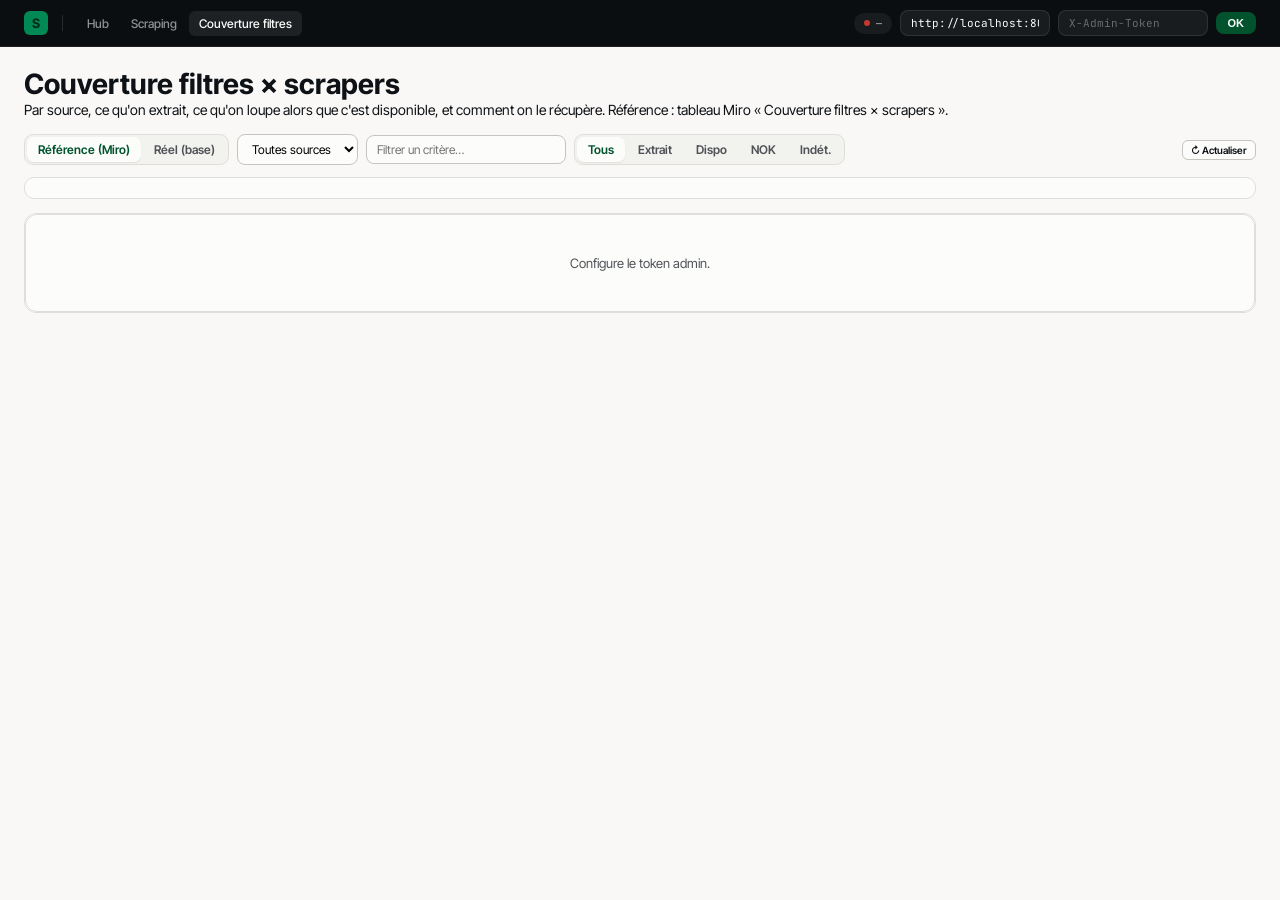
<file: admin/coverage.html>
<!DOCTYPE html>
<html lang="fr">
<head>
  <meta charset="UTF-8">
  <meta name="viewport" content="width=device-width, initial-scale=1.0">
  <title>Gestionnaire — Couverture filtres × scrapers</title>
  <link rel="stylesheet" href="../assets/design-tokens.css">
  <link rel="stylesheet" href="../assets/scraping.css">
  <link rel="stylesheet" href="../assets/coverage.css">
</head>
<body>

<header class="sc-topbar">
  <div class="sc-topbar-left">
    <span class="sc-logo">S</span>
    <div class="sc-topbar-sep"></div>
    <nav class="sc-nav">
      <a href="../index.html" class="sc-nav-link">Hub</a>
      <a href="scraping.html" class="sc-nav-link">Scraping</a>
      <a href="#" class="sc-nav-link active">Couverture filtres</a>
    </nav>
  </div>
  <div class="sc-topbar-right">
    <div class="sc-health" id="healthPill"><span class="sc-health-dot" id="healthDot"></span><span id="healthText">…</span></div>
    <input type="text" id="apiUrl" class="sc-input-dark" placeholder="API URL" autocomplete="off">
    <input type="password" id="adminToken" class="sc-input-dark" placeholder="X-Admin-Token" autocomplete="off">
    <button id="saveConfig" class="sc-save-btn" type="button">OK</button>
  </div>
</header>

<main class="sc-main">

  <div class="dc-hero cov-hero">
    <div>
      <h1 class="dc-title">Couverture filtres × scrapers</h1>
      <p class="dc-subtitle">Par source, ce qu'on extrait, ce qu'on loupe alors que c'est disponible, et comment on le récupère. Référence : tableau Miro « Couverture filtres × scrapers ».</p>
    </div>
    <div class="cov-overall" id="covOverall"></div>
  </div>

  <!-- Toolbar -->
  <section class="cov-toolbar">
    <div class="cov-filters">
      <div class="cov-seg" id="modeSeg" role="tablist" aria-label="Vue">
        <button class="cov-seg-btn active" data-mode="ref">Référence (Miro)</button>
        <button class="cov-seg-btn" data-mode="live">Réel (base)</button>
      </div>
      <select id="fSource" class="sc-filter-input"><option value="">Toutes sources</option></select>
      <input type="text" id="fCrit" class="sc-filter-input" placeholder="Filtrer un critère…">
      <div class="cov-seg" id="stateSeg" role="tablist" aria-label="État">
        <button class="cov-seg-btn active" data-state="">Tous</button>
        <button class="cov-seg-btn" data-state="extrait">Extrait</button>
        <button class="cov-seg-btn" data-state="dispo">Dispo</button>
        <button class="cov-seg-btn" data-state="nok">NOK</button>
        <button class="cov-seg-btn" data-state="unknown">Indét.</button>
      </div>
    </div>
    <div class="cov-toolbar-right">
      <span class="cov-live-meta" id="liveMeta"></span>
      <button class="sc-btn sc-btn-sm" id="refreshBtn">↻ Actualiser</button>
    </div>
  </section>

  <!-- Legend -->
  <section class="cov-legend" id="legend"></section>

  <!-- Matrix -->
  <section class="cov-table-wrap">
    <div id="matrix"><div class="sc-empty">Configure le token admin puis rafraîchis.</div></div>
  </section>

</main>

<script src="../assets/common.js"></script>
<script src="../assets/coverage.js"></script>
</body>
</html>
</file>
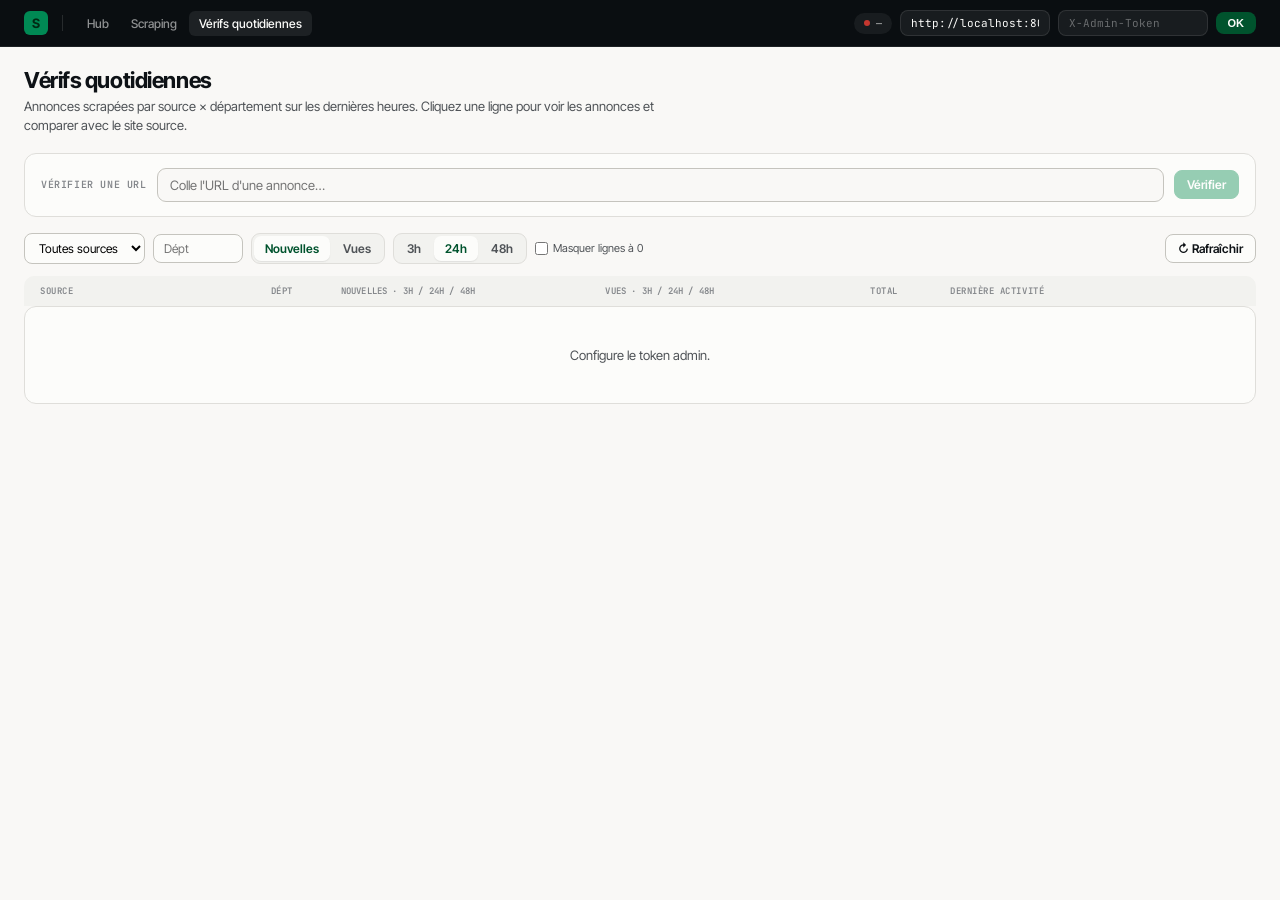
<file: admin/daily-check.html>
<!DOCTYPE html>
<html lang="fr">
<head>
  <meta charset="UTF-8">
  <meta name="viewport" content="width=device-width, initial-scale=1.0">
  <title>Gestionnaire — Vérifs quotidiennes</title>
  <link rel="stylesheet" href="../assets/design-tokens.css">
  <link rel="stylesheet" href="../assets/scraping.css">
  <link rel="stylesheet" href="../assets/daily-check.css">
</head>
<body>

<header class="sc-topbar">
  <div class="sc-topbar-left">
    <span class="sc-logo">S</span>
    <div class="sc-topbar-sep"></div>
    <nav class="sc-nav">
      <a href="../index.html" class="sc-nav-link">Hub</a>
      <a href="scraping.html" class="sc-nav-link">Scraping</a>
      <a href="#" class="sc-nav-link active">Vérifs quotidiennes</a>
    </nav>
  </div>
  <div class="sc-topbar-right">
    <div class="sc-health" id="healthPill"><span class="sc-health-dot" id="healthDot"></span><span id="healthText">…</span></div>
    <input type="text" id="apiUrl" class="sc-input-dark" placeholder="API URL" autocomplete="off">
    <input type="password" id="adminToken" class="sc-input-dark" placeholder="X-Admin-Token" autocomplete="off">
    <button id="saveConfig" class="sc-save-btn" type="button">OK</button>
  </div>
</header>

<main class="sc-main">

  <div class="dc-hero">
    <div>
      <h1 class="dc-title">Vérifs quotidiennes</h1>
      <p class="dc-subtitle">Annonces scrapées par source × département sur les dernières heures. Cliquez une ligne pour voir les annonces et comparer avec le site source.</p>
    </div>
    <div class="dc-hero-meta" id="genMeta"></div>
  </div>

  <!-- Vérifier une URL -->
  <section class="dc-lookup">
    <div class="dc-lookup-bar">
      <label class="dc-lookup-label" for="lookupInput">Vérifier une URL</label>
      <input type="text" id="lookupInput" class="dc-lookup-input" placeholder="Colle l'URL d'une annonce…" autocomplete="off" spellcheck="false">
      <button class="sc-btn sc-btn-ok" id="lookupBtn" type="button" disabled>Vérifier</button>
    </div>
    <div id="lookupResult" class="dc-lookup-result"></div>
  </section>

  <!-- Toolbar -->
  <section class="dc-toolbar">
    <div class="dc-filters">
      <select id="fSource" class="sc-filter-input"><option value="">Toutes sources</option></select>
      <input type="text" id="fDept" class="sc-filter-input sc-filter-sm" placeholder="Dépt" maxlength="3">
      <div class="dc-seg" id="kindSeg" role="tablist" aria-label="Type de mesure">
        <button class="dc-seg-btn active" data-kind="new" title="Annonces nouvellement découvertes (first_seen)">Nouvelles</button>
        <button class="dc-seg-btn" data-kind="seen" title="Annonces revues lors des passes récentes (last_seen)">Vues</button>
      </div>
      <div class="dc-seg" id="winSeg" role="tablist" aria-label="Fenêtre temporelle">
        <button class="dc-seg-btn" data-win="3">3h</button>
        <button class="dc-seg-btn active" data-win="24">24h</button>
        <button class="dc-seg-btn" data-win="48">48h</button>
      </div>
      <label class="dc-check"><input type="checkbox" id="hideEmpty"> Masquer lignes à 0</label>
    </div>
    <div class="dc-toolbar-right">
      <span class="dc-legend" id="rowCount"></span>
      <button class="sc-btn" id="refreshBtn">↻ Rafraîchir</button>
    </div>
  </section>

  <!-- Summary grid -->
  <section class="dc-grid-section">
    <div class="dc-grid-header">
      <span>Source</span>
      <span>Dépt</span>
      <span class="dc-col-group">Nouvelles · 3h / 24h / 48h</span>
      <span class="dc-col-group">Vues · 3h / 24h / 48h</span>
      <span>Total</span>
      <span>Dernière activité</span>
      <span></span>
    </div>
    <div id="gridContainer"><div class="sc-empty">Configure le token admin puis rafraîchis.</div></div>
  </section>

</main>

<!-- Slide-over: ad detail list -->
<div class="dc-drawer-overlay" id="drawerOverlay" hidden></div>
<aside class="dc-drawer" id="drawer" hidden aria-hidden="true">
  <div class="dc-drawer-head">
    <div>
      <div class="dc-drawer-title" id="drawerTitle">—</div>
      <div class="dc-drawer-sub" id="drawerSub"></div>
    </div>
    <button class="sc-btn sc-btn-ghost" id="drawerClose" title="Fermer">✕</button>
  </div>
  <div class="dc-drawer-actions" id="drawerActions"></div>
  <div class="dc-drawer-body" id="drawerBody"></div>
  <div class="dc-drawer-foot" id="drawerFoot"></div>
</aside>

<script src="../assets/common.js"></script>
<script src="../assets/daily-check.js"></script>
</body>
</html>
</file>
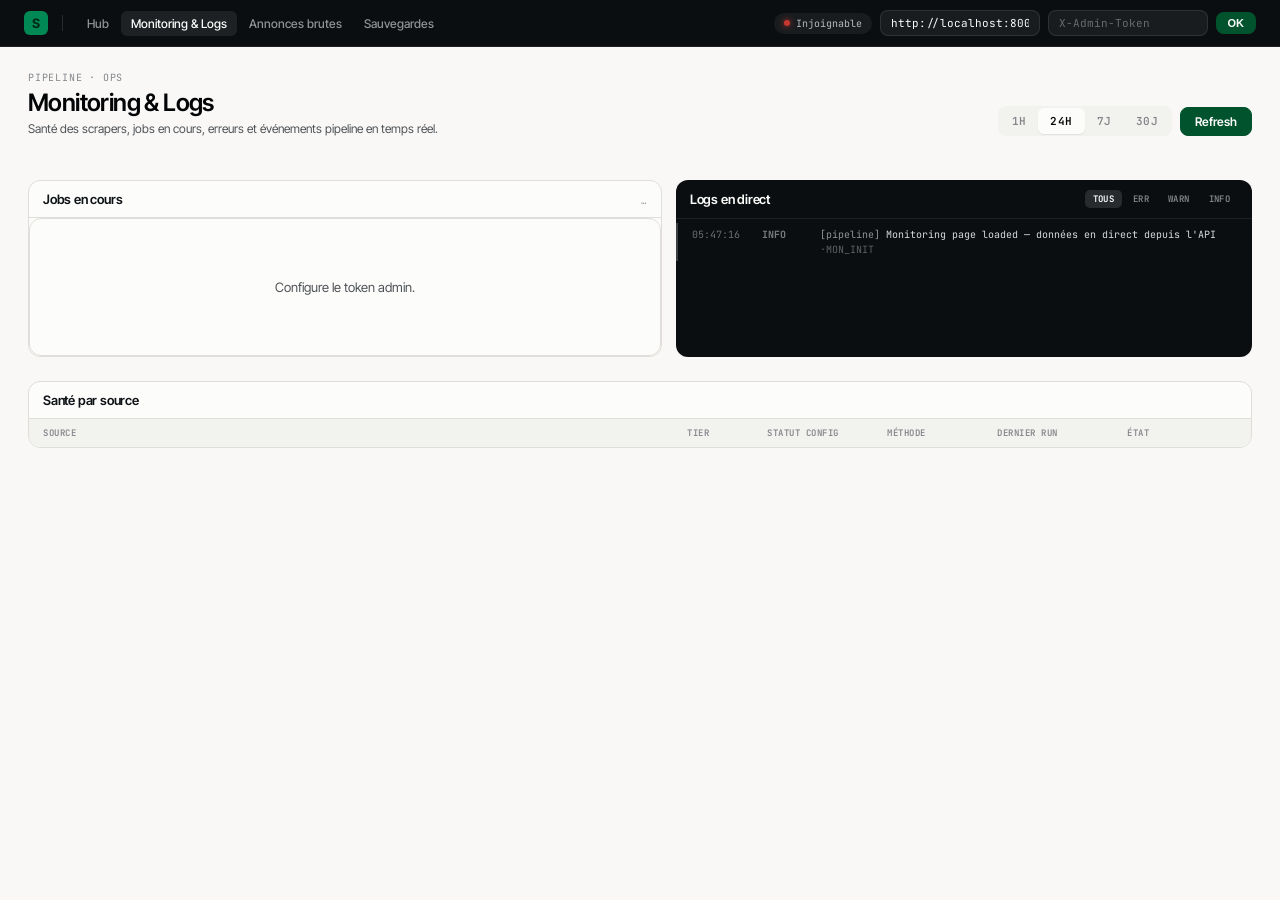
<file: admin/monitoring.html>
<!DOCTYPE html>
<html lang="fr">
<head>
  <meta charset="UTF-8">
  <meta name="viewport" content="width=device-width, initial-scale=1.0">
  <title>Gestionnaire — Monitoring & Logs</title>
  <link rel="stylesheet" href="../assets/design-tokens.css">
  <link rel="stylesheet" href="../assets/monitoring.css">
</head>
<body>

<header class="mon-topbar">
  <div class="mon-topbar-left">
    <span class="mon-logo">S</span>
    <div class="mon-topbar-sep"></div>
    <nav class="mon-nav">
      <a href="../index.html" class="mon-nav-link">Hub</a>
      <a href="#" class="mon-nav-link active" data-tab="monitoring">Monitoring & Logs</a>
      <a href="#" class="mon-nav-link" data-tab="raw">Annonces brutes</a>
      <a href="#" class="mon-nav-link" data-tab="backups">Sauvegardes</a>
    </nav>
  </div>
  <div class="mon-topbar-right">
    <div class="mon-health" id="healthPill">
      <span class="mon-health-dot"></span>
      <span id="healthText">…</span>
    </div>
    <input type="text" id="apiUrl" class="mon-token-input" placeholder="API URL" autocomplete="off">
    <input type="password" id="adminToken" class="mon-token-input" placeholder="X-Admin-Token" autocomplete="off">
    <button id="saveConfig" class="mon-save-btn" type="button">OK</button>
  </div>
</header>

<!-- MONITORING TAB -->
<main id="tabMonitoring" class="mon-main">
  <header class="mon-page-header">
    <div>
      <div class="mon-overline">Pipeline · ops</div>
      <h1 class="mon-title">Monitoring & Logs</h1>
      <p class="mon-subtitle">Santé des scrapers, jobs en cours, erreurs et événements pipeline en temps réel.</p>
    </div>
    <div class="mon-header-actions">
      <div class="mon-time-selector" id="timeSelector">
        <button class="mon-time-btn" data-t="1h">1h</button>
        <button class="mon-time-btn active" data-t="24h">24h</button>
        <button class="mon-time-btn" data-t="7j">7j</button>
        <button class="mon-time-btn" data-t="30j">30j</button>
      </div>
      <button id="refreshBtn" class="mon-btn mon-btn-primary">Refresh</button>
    </div>
  </header>

  <!-- KPI strip -->
  <section class="mon-kpi-grid" id="kpiGrid"></section>

  <!-- Two columns: live jobs + logs -->
  <section class="mon-two-col">
    <div class="mon-panel mon-panel-light" id="jobsPanel">
      <div class="mon-panel-header">
        <h2 class="mon-panel-title">Jobs en cours</h2>
        <span class="mon-panel-meta" id="jobsMeta">…</span>
      </div>
      <div id="jobsList"></div>
    </div>
    <div class="mon-panel mon-panel-dark" id="logsPanel">
      <div class="mon-panel-header-dark">
        <h2 class="mon-panel-title-dark">Logs en direct</h2>
        <div class="mon-log-filters" id="logFilters">
          <button class="mon-log-btn active" data-lvl="all">tous</button>
          <button class="mon-log-btn" data-lvl="error">err</button>
          <button class="mon-log-btn" data-lvl="warn">warn</button>
          <button class="mon-log-btn" data-lvl="info">info</button>
        </div>
      </div>
      <div class="mon-log-stream" id="logStream"></div>
    </div>
  </section>

  <!-- Source health table -->
  <section class="mon-panel mon-panel-light" id="sourceHealthPanel">
    <div class="mon-panel-header">
      <h2 class="mon-panel-title">Santé par source</h2>
    </div>
    <div class="mon-health-table-header">
      <span>Source</span><span>Tier</span><span>Statut config</span><span>Méthode</span><span>Dernier run</span><span>État</span>
    </div>
    <div id="sourceHealthRows"></div>
  </section>
</main>

<!-- BACKUPS TAB -->
<main id="tabBackups" class="mon-main" hidden>
  <header class="mon-page-header">
    <div>
      <div class="mon-overline">Pipeline · ops</div>
      <h1 class="mon-title">Sauvegardes base de données</h1>
      <p class="mon-subtitle">Backups locaux <code>pg_dump</code> compressés, dans <code id="bkDir">/app/backups</code>. Cron quotidien réglable depuis ici.</p>
    </div>
    <div class="mon-header-actions">
      <button id="bkRunBtn" class="mon-btn mon-btn-primary">⤓ Sauvegarder maintenant</button>
      <button id="bkRefreshBtn" class="mon-btn">↻ Rafraîchir</button>
    </div>
  </header>

  <!-- Cron quotidien -->
  <section class="mon-panel mon-panel-light bk-card">
    <div class="mon-panel-header">
      <h2 class="mon-panel-title">Cron quotidien</h2>
      <span class="mon-panel-meta" id="bkNext">…</span>
    </div>
    <div class="bk-schedule">
      <label class="bk-toggle"><input type="checkbox" id="bkEnabled"> Activer la sauvegarde quotidienne</label>
      <label class="bk-hour">Heure (0–23, Europe/Paris) :
        <input type="number" id="bkHour" min="0" max="23" step="1" value="2">
      </label>
      <button id="bkSaveBtn" class="mon-btn mon-btn-primary">Enregistrer</button>
    </div>
  </section>

  <!-- Liste des sauvegardes -->
  <section class="mon-panel mon-panel-light">
    <div class="mon-panel-header">
      <h2 class="mon-panel-title">Sauvegardes disponibles</h2>
      <span class="mon-panel-meta" id="bkCount">0</span>
    </div>
    <div class="bk-table-header">
      <span>Fichier</span><span>Date / heure</span><span>Taille</span><span>Actions</span>
    </div>
    <div id="bkList"><div class="mon-empty">…</div></div>
  </section>
</main>

<!-- RAW ADS TAB (placeholder) -->
<main id="tabRaw" class="mon-main" hidden>
  <header class="mon-page-header">
    <div>
      <div class="mon-overline">Pipeline · raw_ads</div>
      <h1 class="mon-title">Catalogue annonces brutes</h1>
      <p class="mon-subtitle">Vue debug des annonces avant déduplication. Nécessite un endpoint dédié (V2).</p>
    </div>
  </header>
  <div class="mon-empty">Cette section sera disponible quand l'API exposera les annonces brutes (raw_ads). En attendant, utilisez l'explorateur annonces du Hub.</div>
</main>

<script src="../assets/common.js"></script>
<script src="../assets/monitoring.js"></script>
</body>
</html>
</file>
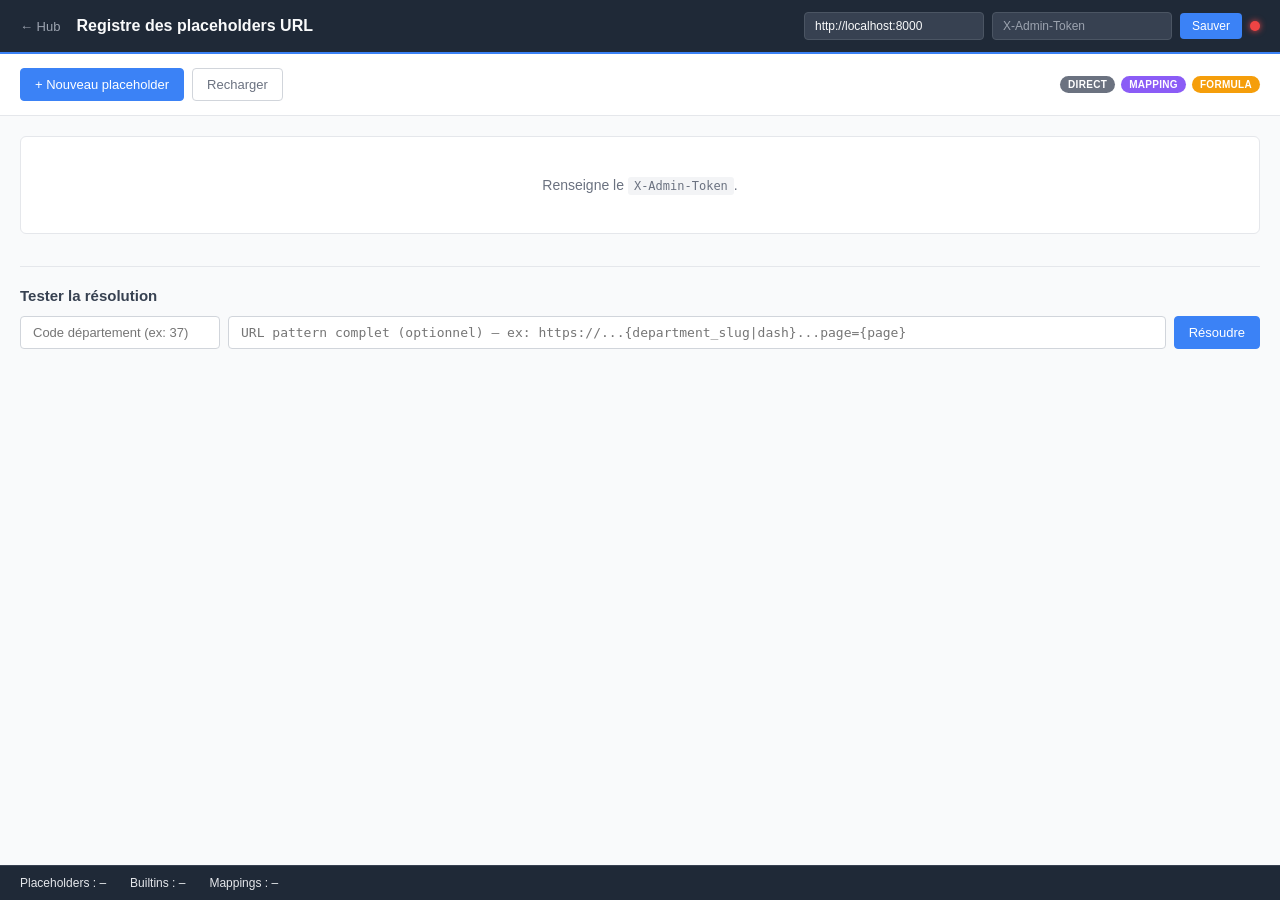
<file: admin/placeholders.html>
<!DOCTYPE html>
<html lang="fr">
<head>
  <meta charset="UTF-8">
  <meta name="viewport" content="width=device-width, initial-scale=1.0">
  <title>Gestionnaire — Registre Placeholders URL</title>
  <link rel="stylesheet" href="../assets/style.css">
</head>
<body>

<header class="topbar">
  <div class="topbar-brand">
    <a href="../index.html" class="back-link">&larr; Hub</a>
    <h1>Registre des placeholders URL</h1>
  </div>
  <div class="topbar-config">
    <input type="text" id="apiUrl" placeholder="http://localhost:8000" autocomplete="off">
    <input type="password" id="adminToken" placeholder="X-Admin-Token" autocomplete="off">
    <button id="saveConfig" type="button">Sauver</button>
    <span class="health-dot pending" id="healthDot" title="Santé API"></span>
  </div>
</header>

<section class="sv-toolbar">
  <div class="sv-toolbar-left">
    <button id="addBtn" type="button" class="btn btn-primary">+ Nouveau placeholder</button>
    <button id="reloadBtn" type="button" class="btn btn-secondary">Recharger</button>
  </div>
  <div class="sv-toolbar-right">
    <div class="sv-legend">
      <span class="badge badge-type-direct">direct</span>
      <span class="badge badge-type-mapping">mapping</span>
      <span class="badge badge-type-formula">formula</span>
    </div>
  </div>
</section>

<main>
  <!-- Placeholders table -->
  <div id="resultsContainer"><div class="loading">Chargement…</div></div>

  <!-- Test / resolve -->
  <section class="ph-resolve" id="resolveSection">
    <h2>Tester la résolution</h2>
    <div class="resolve-bar">
      <input type="text" id="resolveDept" placeholder="Code département (ex: 37)" maxlength="3">
      <input type="text" id="resolvePattern" placeholder="URL pattern complet (optionnel) — ex: https://...{department_slug|dash}...page={page}" class="resolve-pattern-input">
      <button id="resolveBtn" type="button" class="btn btn-primary">Résoudre</button>
    </div>
    <div id="resolveModifiers" class="resolve-modifiers"></div>
    <pre id="resolveResult" class="resolve-output" hidden></pre>
  </section>
</main>

<!-- Modale create/edit placeholder -->
<div class="modal-overlay" id="editModal" hidden>
  <div class="modal modal-wide">
    <h3 id="editTitle">Nouveau placeholder</h3>
    <label for="editName">Nom (clé utilisée dans les URL patterns) :</label>
    <input type="text" id="editName" class="modal-input" placeholder="ex: department_slug">
    <label for="editType">Type :</label>
    <select id="editType" class="modal-input">
      <option value="direct">direct — valeur passée telle quelle</option>
      <option value="mapping">mapping — table de correspondance</option>
      <option value="formula">formula — expression calculée</option>
    </select>
    <label for="editDesc">Description :</label>
    <input type="text" id="editDesc" class="modal-input" placeholder="ex: Slug du département pour les URL PAP">
    <div id="formulaGroup">
      <label for="editFormula">Formule Python :</label>
      <input type="text" id="editFormula" class="modal-input" placeholder='ex: int(department) + 364'>
      <p class="modal-hint">Variables disponibles : <code>department</code> (str), <code>int</code>, <code>str</code></p>
    </div>
    <div class="edit-row">
      <div>
        <label for="editExInput">Exemple input :</label>
        <input type="text" id="editExInput" class="modal-input" placeholder="37">
      </div>
      <div>
        <label for="editExOutput">Exemple output :</label>
        <input type="text" id="editExOutput" class="modal-input" placeholder="indre-et-loire">
      </div>
    </div>
    <div class="modal-actions">
      <button id="editCancel" type="button" class="btn btn-secondary">Annuler</button>
      <button id="editSave" type="button" class="btn btn-primary">Sauver</button>
    </div>
  </div>
</div>

<!-- Modale mapping editor -->
<div class="modal-overlay" id="mappingModal" hidden>
  <div class="modal modal-wide">
    <h3>Mapping de <code id="mappingName"></code></h3>
    <p class="modal-hint">Paires département → valeur. Une par ligne au format <code>clé=valeur</code>.</p>
    <textarea id="mappingEntries" rows="12" placeholder="37=indre-et-loire&#10;75=paris&#10;69=rhone"></textarea>
    <div id="mappingCurrent"></div>
    <div class="modal-actions">
      <button id="mappingCancel" type="button" class="btn btn-secondary">Annuler</button>
      <button id="mappingSave" type="button" class="btn btn-primary">Ajouter / Mettre à jour</button>
    </div>
  </div>
</div>

<footer class="stats-footer">
  <span id="statsTotal">Placeholders : –</span>
  <span id="statsBuiltin">Builtins : –</span>
  <span id="statsMapping">Mappings : –</span>
</footer>

<script src="../assets/common.js"></script>
<script src="../assets/placeholders.js"></script>
</body>
</html>
</file>
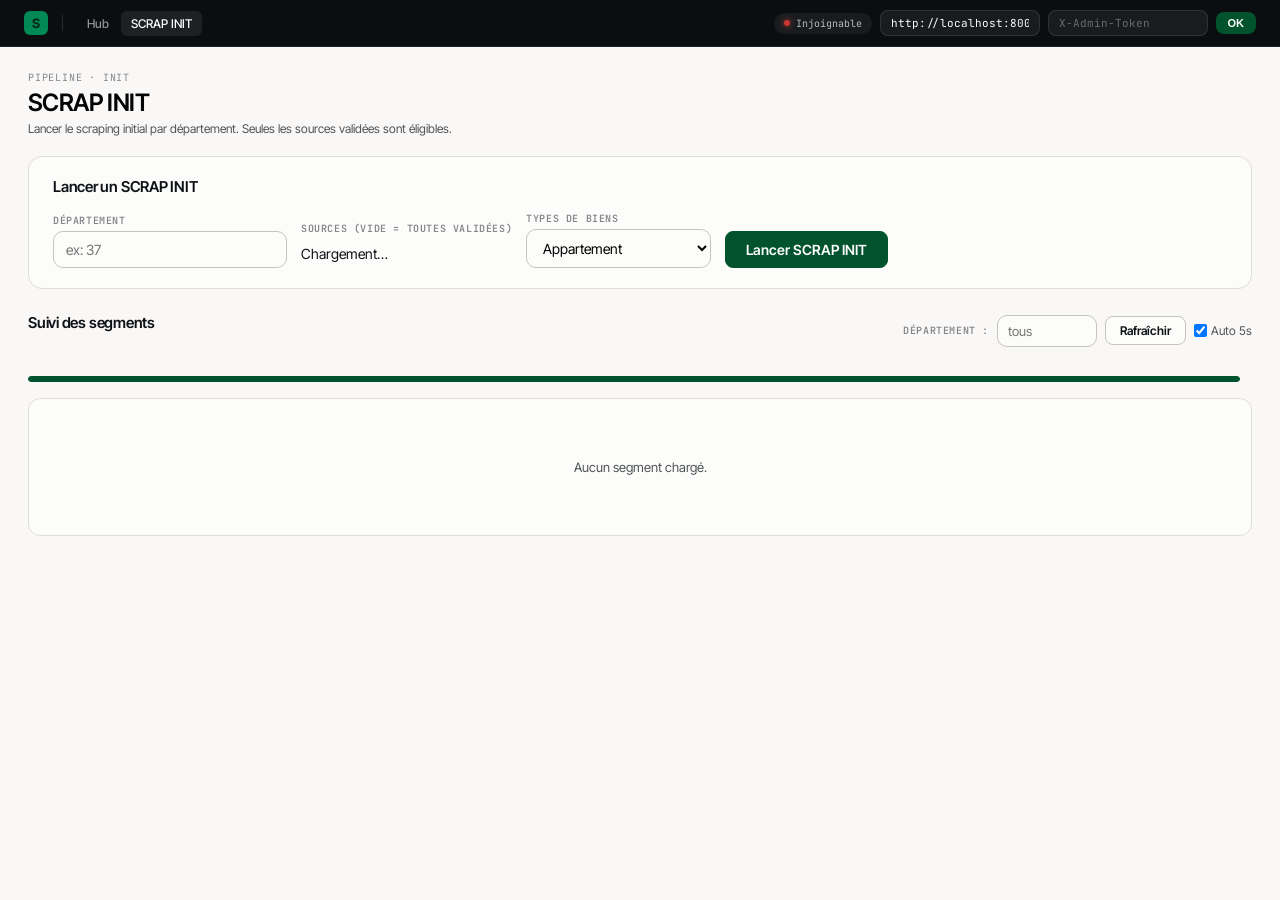
<file: admin/scrap-init.html>
<!DOCTYPE html>
<html lang="fr">
<head>
  <meta charset="UTF-8">
  <meta name="viewport" content="width=device-width, initial-scale=1.0">
  <title>Gestionnaire — SCRAP INIT</title>
  <link rel="stylesheet" href="../assets/design-tokens.css">
  <link rel="stylesheet" href="../assets/monitoring.css">
</head>
<body>

<header class="mon-topbar">
  <div class="mon-topbar-left">
    <span class="mon-logo">S</span>
    <div class="mon-topbar-sep"></div>
    <nav class="mon-nav">
      <a href="../index.html" class="mon-nav-link">Hub</a>
      <a href="#" class="mon-nav-link active">SCRAP INIT</a>
    </nav>
  </div>
  <div class="mon-topbar-right">
    <div class="mon-health" id="healthPill">
      <span class="mon-health-dot" id="healthDot"></span>
      <span id="healthText">…</span>
    </div>
    <input type="text" id="apiUrl" class="mon-token-input" placeholder="API URL" autocomplete="off">
    <input type="password" id="adminToken" class="mon-token-input" placeholder="X-Admin-Token" autocomplete="off">
    <button id="saveConfig" class="mon-save-btn" type="button">OK</button>
  </div>
</header>

<main class="mon-main">
  <header class="mon-page-header">
    <div>
      <div class="mon-overline">Pipeline · init</div>
      <h1 class="mon-title">SCRAP INIT</h1>
      <p class="mon-subtitle">Lancer le scraping initial par département. Seules les sources validées sont éligibles.</p>
    </div>
  </header>

  <!-- Launch form -->
  <section class="si-launch-card">
    <h2 class="si-section-title">Lancer un SCRAP INIT</h2>
    <div class="si-form">
      <div class="si-field">
        <label class="si-label">Département</label>
        <input type="text" id="initDept" class="si-input" placeholder="ex: 37" maxlength="3">
      </div>
      <div class="si-field">
        <label class="si-label">Sources (vide = toutes validées)</label>
        <div id="sourcesCheckboxes" class="si-checkboxes">Chargement…</div>
      </div>
      <div class="si-field">
        <label class="si-label">Types de biens</label>
        <select id="initPropertyTypes" class="si-input">
          <option value="appartement">Appartement</option>
          <option value="appartement,maison">Appartement + Maison</option>
          <option value="all">Tous types</option>
        </select>
      </div>
      <button id="launchBtn" class="mon-btn mon-btn-primary si-launch-btn" type="button">Lancer SCRAP INIT</button>
    </div>
    <div id="launchResult" class="si-launch-result" hidden></div>
  </section>

  <!-- Progress -->
  <section class="si-progress-section" id="progressSection">
    <div class="si-progress-header">
      <h2 class="si-section-title">Suivi des segments</h2>
      <div class="si-progress-controls">
        <label class="si-label" style="margin:0">Département :</label>
        <input type="text" id="statusDept" class="si-input si-input-sm" placeholder="tous" maxlength="3">
        <button id="refreshStatusBtn" class="mon-btn" type="button">Rafraîchir</button>
        <label class="si-auto-label"><input type="checkbox" id="autoRefresh" checked> Auto 5s</label>
      </div>
    </div>

    <!-- KPI strip -->
    <div class="si-kpi-strip" id="kpiStrip"></div>

    <!-- Global progress bar -->
    <div class="si-global-bar" id="globalBar" hidden>
      <div class="si-bar-track">
        <div class="si-bar-fill" id="barFill"></div>
      </div>
      <span class="si-bar-label" id="barLabel"></span>
    </div>

    <!-- Segments table -->
    <div id="segmentsContainer"><div class="mon-empty">Aucun segment chargé.</div></div>
  </section>
</main>

<script src="../assets/common.js"></script>
<script src="../assets/scrap-init.js"></script>
</body>
</html>
</file>
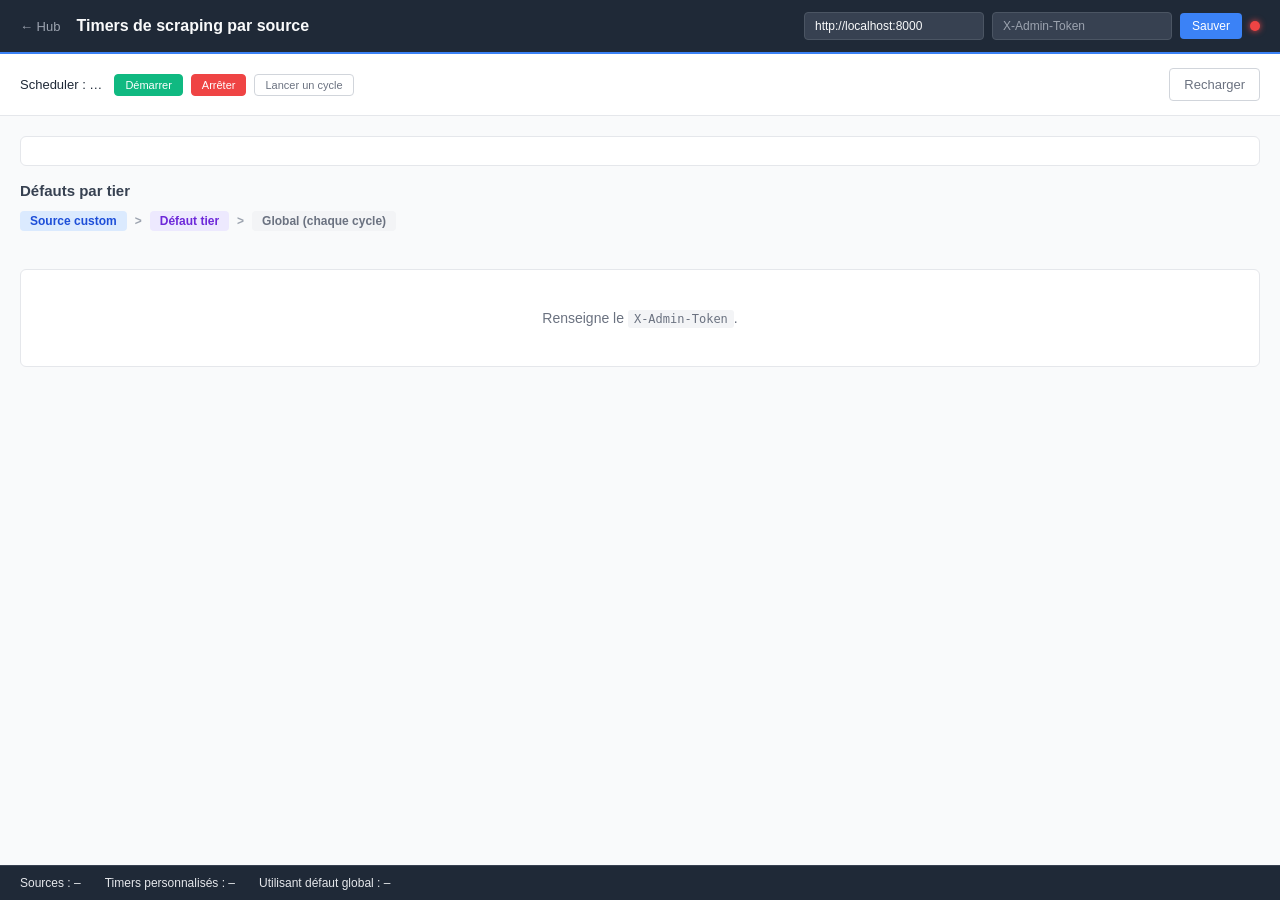
<file: admin/scraping-timers.html>
<!DOCTYPE html>
<html lang="fr">
<head>
  <meta charset="UTF-8">
  <meta name="viewport" content="width=device-width, initial-scale=1.0">
  <title>Gestionnaire — Timers de scraping</title>
  <link rel="stylesheet" href="../assets/style.css">
</head>
<body>

<header class="topbar">
  <div class="topbar-brand">
    <a href="../index.html" class="back-link">&larr; Hub</a>
    <h1>Timers de scraping par source</h1>
  </div>
  <div class="topbar-config">
    <input type="text" id="apiUrl" placeholder="http://localhost:8000" autocomplete="off">
    <input type="password" id="adminToken" placeholder="X-Admin-Token" autocomplete="off">
    <button id="saveConfig" type="button">Sauver</button>
    <span class="health-dot pending" id="healthDot" title="Santé API"></span>
  </div>
</header>

<section class="sv-toolbar">
  <div class="sv-toolbar-left">
    <div class="scheduler-controls">
      <span class="scheduler-status" id="schedulerStatus">Scheduler : …</span>
      <button id="schedulerStartBtn" type="button" class="btn btn-sm btn-success">Démarrer</button>
      <button id="schedulerStopBtn" type="button" class="btn btn-sm btn-danger">Arrêter</button>
      <button id="schedulerRunBtn" type="button" class="btn btn-sm btn-secondary">Lancer un cycle</button>
    </div>
  </div>
  <div class="sv-toolbar-right">
    <button id="reloadBtn" type="button" class="btn btn-secondary">Recharger</button>
  </div>
</section>

<main>
  <div class="timer-info" id="globalInfo"></div>

  <!-- Défauts par tier -->
  <section class="tier-defaults-section" id="tierDefaultsSection">
    <h2>Défauts par tier</h2>
    <div class="cascade-legend">
      <span class="cascade-item cascade-custom">Source custom</span>
      <span class="cascade-arrow">&gt;</span>
      <span class="cascade-item cascade-tier">Défaut tier</span>
      <span class="cascade-arrow">&gt;</span>
      <span class="cascade-item cascade-global">Global (chaque cycle)</span>
    </div>
    <div class="tier-cards" id="tierCards"><div class="loading">Chargement…</div></div>
  </section>

  <!-- Tableau sources -->
  <div id="resultsContainer"><div class="loading">Chargement…</div></div>
</main>

<!-- Modale reset confirmation -->
<div class="modal-overlay" id="resetModal" hidden>
  <div class="modal">
    <h3>Reset du scraper <code id="resetSourceName"></code></h3>
    <p style="color:#7a1f1f;font-size:13px;line-height:1.5;">
      Cette action va <strong>supprimer toutes les annonces</strong> (ad_sources + canonical_ads orphelins)
      et <strong>réinitialiser les segments SCRAP INIT</strong> pour cette source.<br>
      La config département (URL pattern, validation) est conservée.
    </p>
    <p style="font-size:12px;color:#6b7280;">Cette action est <strong>irréversible</strong>.</p>
    <div class="modal-actions">
      <button id="resetCancel" type="button" class="btn btn-secondary">Annuler</button>
      <button id="resetConfirm" type="button" class="btn btn-danger">Confirmer le reset</button>
    </div>
  </div>
</div>

<footer class="stats-footer">
  <span id="statsTotal">Sources : –</span>
  <span id="statsCustom">Timers personnalisés : –</span>
  <span id="statsDefault">Utilisant défaut global : –</span>
</footer>

<script src="../assets/common.js"></script>
<script src="../assets/scraping-timers.js"></script>
</body>
</html>
</file>
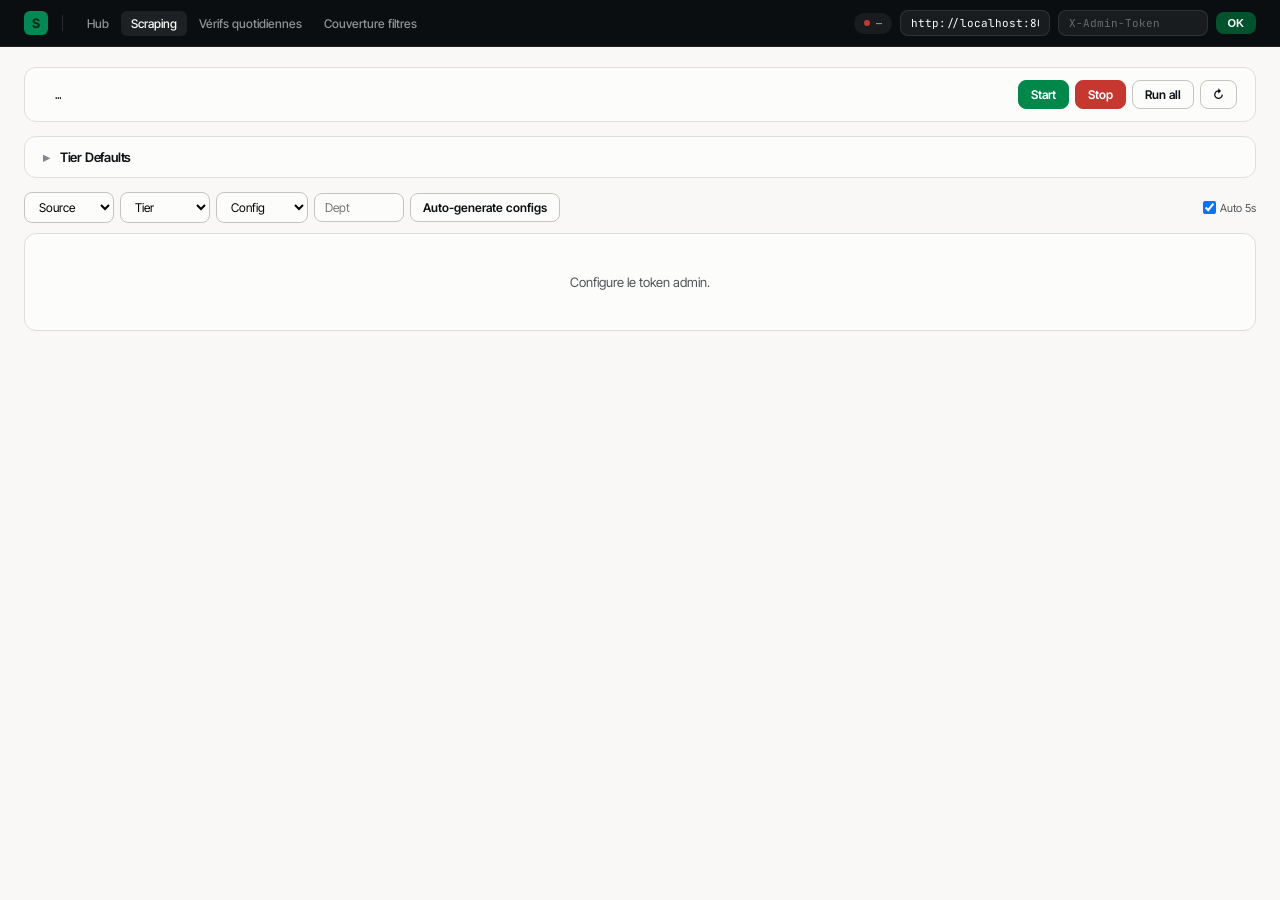
<file: admin/scraping.html>
<!DOCTYPE html>
<html lang="fr">
<head>
  <meta charset="UTF-8">
  <meta name="viewport" content="width=device-width, initial-scale=1.0">
  <title>Gestionnaire — Scraping</title>
  <link rel="stylesheet" href="../assets/design-tokens.css">
  <link rel="stylesheet" href="../assets/scraping.css">
</head>
<body>

<header class="sc-topbar">
  <div class="sc-topbar-left">
    <span class="sc-logo">S</span>
    <div class="sc-topbar-sep"></div>
    <nav class="sc-nav">
      <a href="../index.html" class="sc-nav-link">Hub</a>
      <a href="#" class="sc-nav-link active">Scraping</a>
      <a href="daily-check.html" class="sc-nav-link">Vérifs quotidiennes</a>
      <a href="coverage.html" class="sc-nav-link">Couverture filtres</a>
    </nav>
  </div>
  <div class="sc-topbar-right">
    <div class="sc-health" id="healthPill"><span class="sc-health-dot" id="healthDot"></span><span id="healthText">…</span></div>
    <input type="text" id="apiUrl" class="sc-input-dark" placeholder="API URL" autocomplete="off">
    <input type="password" id="adminToken" class="sc-input-dark" placeholder="X-Admin-Token" autocomplete="off">
    <button id="saveConfig" class="sc-save-btn" type="button">OK</button>
  </div>
</header>

<main class="sc-main">

  <!-- ── Section 1 — Scheduler global ── -->
  <section class="sc-scheduler-bar" id="schedulerBar">
    <div class="sc-sched-left">
      <span class="sc-sched-badge" id="schedBadge">…</span>
      <span class="sc-sched-meta" id="schedMeta"></span>
    </div>
    <div class="sc-sched-actions">
      <button class="sc-btn sc-btn-ok" id="schedStartBtn">Start</button>
      <button class="sc-btn sc-btn-danger" id="schedStopBtn">Stop</button>
      <button class="sc-btn" id="schedRunBtn">Run all</button>
      <button class="sc-btn" id="schedRefreshBtn">↻</button>
    </div>
  </section>

  <!-- ── Section 2 — Tier defaults (collapsible) ── -->
  <details class="sc-tier-section" id="tierSection">
    <summary class="sc-tier-summary">Tier Defaults <span class="sc-tier-hint" id="tierHint"></span></summary>
    <div class="sc-tier-cards" id="tierCards"></div>
  </details>

  <!-- ── Section 3 — Main grid ── -->
  <section class="sc-grid-section">
    <div class="sc-grid-toolbar">
      <div class="sc-grid-filters">
        <select id="fSource" class="sc-filter-input"><option value="">Source</option></select>
        <select id="fTier" class="sc-filter-input">
          <option value="">Tier</option><option value="1">T1</option><option value="2">T2</option><option value="3">T3</option><option value="4">T4</option>
        </select>
        <select id="fConfig" class="sc-filter-input">
          <option value="">Config</option><option value="validated">Validated</option><option value="pending_review">Pending</option><option value="rejected">Rejected</option><option value="no_config">No config</option>
        </select>
        <input type="text" id="fDept" class="sc-filter-input sc-filter-sm" placeholder="Dept" maxlength="3">
        <button class="sc-btn" id="autoGenBtn">Auto-generate configs</button>
      </div>
      <div class="sc-grid-meta">
        <label class="sc-auto-poll"><input type="checkbox" id="autoPoll" checked> Auto 5s</label>
      </div>
    </div>

    <div id="gridContainer"><div class="sc-empty">Chargement…</div></div>
  </section>

</main>

<!-- ── Modals ── -->

<!-- Bootstrap modal -->
<div class="sc-overlay" id="bootstrapModal" hidden>
  <div class="sc-modal">
    <h3>Bootstrap <code id="bootstrapSource"></code></h3>
    <div class="sc-modal-field">
      <label class="sc-label">Département</label>
      <input type="text" id="bootstrapDept" class="sc-modal-input" placeholder="ex: 37" maxlength="3">
    </div>
    <div class="sc-modal-field">
      <label class="sc-label">Types de biens</label>
      <select id="bootstrapPt" class="sc-modal-input">
        <option value="appartement">Appartement</option>
        <option value="appartement,maison">Appartement + Maison</option>
        <option value="all">Tous</option>
      </select>
    </div>
    <div class="sc-modal-actions">
      <button class="sc-btn" id="bootstrapCancel">Annuler</button>
      <button class="sc-btn sc-btn-ok" id="bootstrapConfirm">Lancer SCRAP INIT</button>
    </div>
  </div>
</div>

<!-- Edit interval modal -->
<div class="sc-overlay" id="intervalModal" hidden>
  <div class="sc-modal">
    <h3>Intervalle de <code id="intervalSource"></code></h3>
    <div class="sc-modal-field">
      <label class="sc-label">Intervalle personnalisé (minutes, vide = défaut tier)</label>
      <input type="number" id="intervalInput" class="sc-modal-input" placeholder="ex: 30" min="1" max="1440">
    </div>
    <div class="sc-modal-actions">
      <button class="sc-btn" id="intervalCancel">Annuler</button>
      <button class="sc-btn sc-btn-ok" id="intervalSave">Sauver</button>
    </div>
  </div>
</div>

<!-- Edit config modal -->
<div class="sc-overlay" id="configModal" hidden>
  <div class="sc-modal sc-modal-wide">
    <h3>Config de <code id="configSource"></code></h3>
    <div class="sc-modal-field">
      <label class="sc-label">URL Pattern</label>
      <input type="text" id="configPattern" class="sc-modal-input sc-mono" placeholder="https://...{department}...page={page}">
    </div>
    <div class="sc-modal-field">
      <label class="sc-label">Admin URL (référence)</label>
      <input type="text" id="configAdminUrl" class="sc-modal-input sc-mono" placeholder="https://www.source.com/achat/indre-et-loire?page=1">
    </div>
    <div class="sc-modal-field">
      <label class="sc-label">Notes</label>
      <textarea id="configNotes" class="sc-modal-input" rows="2" placeholder="Notes admin…"></textarea>
    </div>
    <div class="sc-modal-actions">
      <button class="sc-btn" id="configCancel">Annuler</button>
      <button class="sc-btn sc-btn-ok" id="configSave">Sauver (→ pending_review)</button>
    </div>
  </div>
</div>

<!-- Reject modal -->
<div class="sc-overlay" id="rejectModal" hidden>
  <div class="sc-modal">
    <h3>Rejeter <code id="rejectSource"></code></h3>
    <div class="sc-modal-field">
      <label class="sc-label">Raison (optionnelle)</label>
      <textarea id="rejectReason" class="sc-modal-input" rows="2" placeholder="ex: URL invalide, site down…"></textarea>
    </div>
    <div class="sc-modal-actions">
      <button class="sc-btn" id="rejectCancel">Annuler</button>
      <button class="sc-btn sc-btn-danger" id="rejectConfirm">Rejeter</button>
    </div>
  </div>
</div>

<!-- Reset confirm modal -->
<div class="sc-overlay" id="resetModal" hidden>
  <div class="sc-modal">
    <h3>Reset <code id="resetSource"></code></h3>
    <p class="sc-modal-warn">Supprime toutes les annonces (ad_sources + canonical_ads orphelins) et les segments init de cette source. La config est préservée. <strong>Irréversible.</strong></p>
    <div class="sc-modal-actions">
      <button class="sc-btn" id="resetCancel">Annuler</button>
      <button class="sc-btn sc-btn-danger" id="resetConfirm">Confirmer le reset</button>
    </div>
  </div>
</div>

<script src="../assets/common.js"></script>
<script src="../assets/scraping.js"></script>
</body>
</html>
</file>
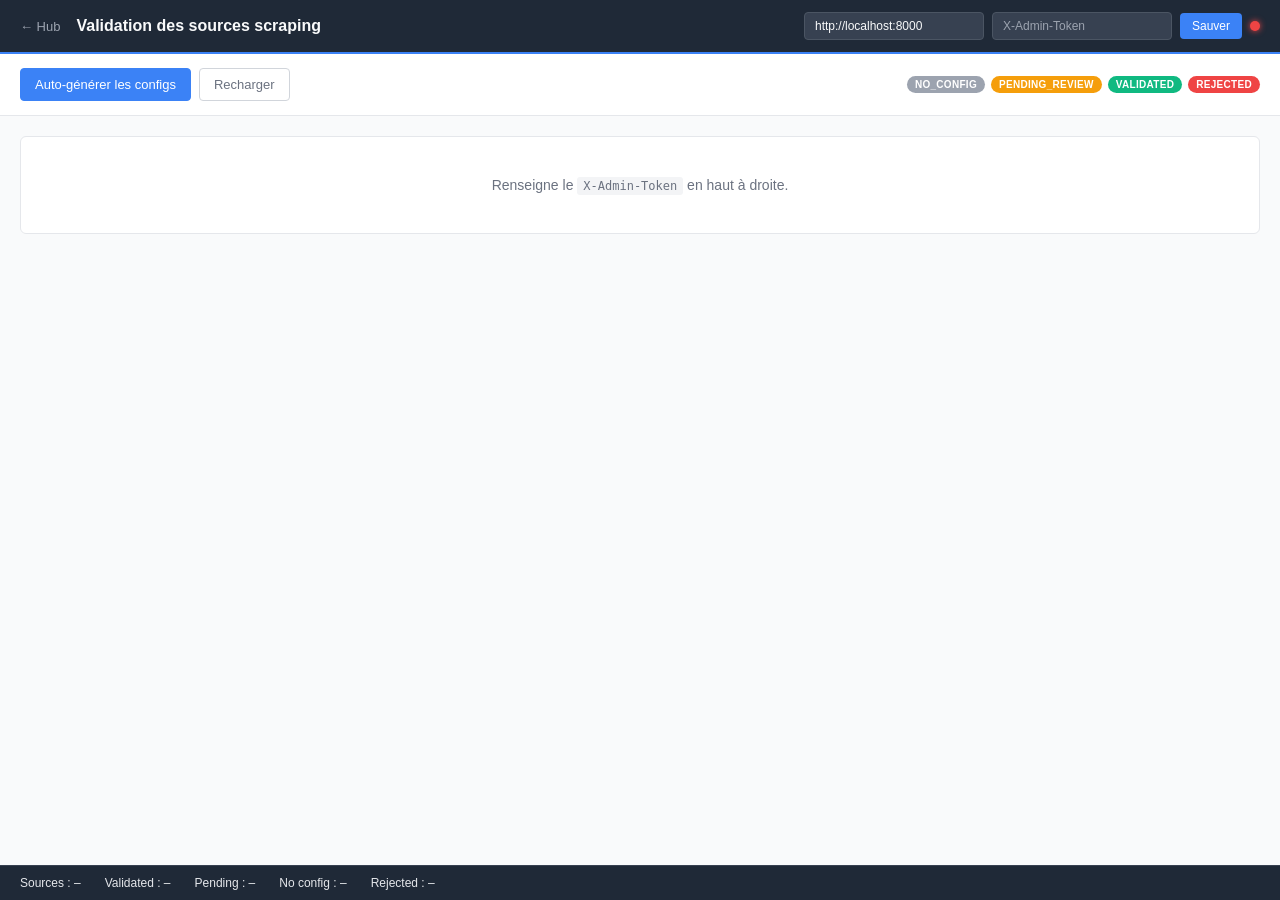
<file: admin/sources-validation.html>
<!DOCTYPE html>
<html lang="fr">
<head>
  <meta charset="UTF-8">
  <meta name="viewport" content="width=device-width, initial-scale=1.0">
  <title>Gestionnaire — Validation Sources</title>
  <link rel="stylesheet" href="../assets/style.css">
</head>
<body>

<header class="topbar">
  <div class="topbar-brand">
    <a href="../index.html" class="back-link">&larr; Hub</a>
    <h1>Validation des sources scraping</h1>
  </div>
  <div class="topbar-config">
    <input type="text" id="apiUrl" placeholder="http://localhost:8000" autocomplete="off">
    <input type="password" id="adminToken" placeholder="X-Admin-Token" autocomplete="off">
    <button id="saveConfig" type="button">Sauver</button>
    <span class="health-dot pending" id="healthDot" title="Santé API"></span>
  </div>
</header>

<section class="sv-toolbar">
  <div class="sv-toolbar-left">
    <button id="autoGenBtn" type="button" class="btn btn-primary">Auto-générer les configs</button>
    <button id="reloadBtn" type="button" class="btn btn-secondary">Recharger</button>
  </div>
  <div class="sv-toolbar-right">
    <div class="sv-legend">
      <span class="badge badge-no_config">no_config</span>
      <span class="badge badge-pending_review">pending_review</span>
      <span class="badge badge-validated">validated</span>
      <span class="badge badge-rejected">rejected</span>
    </div>
  </div>
</section>

<main id="resultsContainer">
  <div class="loading">Chargement…</div>
</main>

<!-- Modale reject reason -->
<div class="modal-overlay" id="rejectModal" hidden>
  <div class="modal">
    <h3>Rejeter la source <code id="rejectSourceName"></code></h3>
    <label for="rejectReason">Raison (optionnelle) :</label>
    <textarea id="rejectReason" rows="3" placeholder="ex: URL pattern invalide, source non accessible…"></textarea>
    <div class="modal-actions">
      <button id="rejectCancel" type="button" class="btn btn-secondary">Annuler</button>
      <button id="rejectConfirm" type="button" class="btn btn-danger">Rejeter</button>
    </div>
  </div>
</div>

<!-- Modale edit URL -->
<div class="modal-overlay" id="editModal" hidden>
  <div class="modal modal-wide">
    <h3>Modifier la config de <code id="editSourceName"></code></h3>
    <label for="editUrlPattern">URL Pattern :</label>
    <div class="pattern-input-row">
      <input type="text" id="editUrlPattern" class="modal-input" placeholder="https://...{department_slug|dash|lower}...page={page}">
      <button id="editTestBtn" type="button" class="btn btn-sm btn-secondary" title="Tester ce pattern">Tester</button>
    </div>
    <div id="editPatternPreview" class="pattern-preview" hidden></div>
    <div class="ph-tags-bar" id="editPlaceholderTags">
      <span class="modal-hint">Placeholders : chargement…</span>
    </div>
    <div class="ph-tags-bar" id="editModifierTags">
      <span class="modal-hint">Modifiers : chargement…</span>
    </div>
    <label for="editAdminUrl">Lien exemple admin (URL de référence) :</label>
    <div class="edit-admin-url-row">
      <input type="text" id="editAdminUrl" class="modal-input" placeholder="https://www.source.com/achat/indre-et-loire?page=1">
      <button id="editAdminUrlSave" type="button" class="btn btn-sm btn-secondary" title="Soumettre ce lien sans modifier le pattern">Soumettre</button>
    </div>
    <p class="modal-hint">URL concrète servant de référence pour vérifier le pattern. Soumise séparément via PATCH admin-url.</p>
    <label for="editNotes">Notes :</label>
    <textarea id="editNotes" rows="2" placeholder="Notes admin…"></textarea>
    <div class="modal-actions">
      <button id="editCancel" type="button" class="btn btn-secondary">Annuler</button>
      <button id="editSave" type="button" class="btn btn-primary">Sauver pattern + notes (repasse en pending_review)</button>
    </div>
  </div>
</div>

<footer class="stats-footer">
  <span id="statsTotal">Sources : –</span>
  <span id="statsValidated">Validated : –</span>
  <span id="statsPending">Pending : –</span>
  <span id="statsNoConfig">No config : –</span>
  <span id="statsRejected">Rejected : –</span>
</footer>

<script src="../assets/common.js"></script>
<script src="../assets/sources-validation.js"></script>
</body>
</html>
</file>
<file: assets/design-tokens.css>
/* Stonks Design System — Tokens for Gestionnaire Hub
   Adapted from the Stonks design handoff (colors_and_type.css).
   Used alongside style.css for progressive adoption. */

@import url('https://fonts.googleapis.com/css2?family=Inter+Tight:wght@400;500;600;700&family=JetBrains+Mono:wght@400;500;600;700&display=swap');

:root {
  /* Neutrals */
  --ink-0:   oklch(10.5% 0.008 250);
  --ink-1:   oklch(18%   0.010 250);
  --ink-2:   oklch(28%   0.010 250);
  --ink-3:   oklch(44%   0.008 250);
  --ink-4:   oklch(62%   0.006 250);
  --ink-5:   oklch(78%   0.004 250);

  --paper-0: oklch(99%   0.002 100);
  --paper-1: oklch(98%   0.003 100);
  --paper-2: oklch(96%   0.004 100);
  --paper-3: oklch(93%   0.005 100);

  --line-1:  oklch(90%   0.005 100);
  --line-2:  oklch(82%   0.008 100);

  /* Accent — Stonks viridian */
  --accent-900: oklch(24% 0.070 160);
  --accent-700: oklch(38% 0.110 160);
  --accent-500: oklch(55% 0.140 160);
  --accent-300: oklch(82% 0.080 160);
  --accent-100: oklch(95% 0.030 160);

  /* Tier colors */
  --tier-1: oklch(52% 0.180  28);
  --tier-2: oklch(70% 0.150  65);
  --tier-3: oklch(55% 0.130 160);
  --tier-4: oklch(48% 0.110 270);

  /* Semantic */
  --success: oklch(55% 0.140 155);
  --warning: oklch(68% 0.160  70);
  --danger:  oklch(55% 0.180  28);
  --info:    oklch(52% 0.120 250);

  --obsidian: oklch(16% 0.010 250);

  /* Typography */
  --font-sans:    "Inter Tight", -apple-system, BlinkMacSystemFont, sans-serif;
  --font-display: "Inter Tight", -apple-system, BlinkMacSystemFont, sans-serif;
  --font-mono:    "JetBrains Mono", "SF Mono", ui-monospace, Menlo, monospace;

  /* Shadows */
  --shadow-xs: 0 1px 0 rgba(16,20,30,0.04), 0 1px 2px rgba(16,20,30,0.04);
  --shadow-sm: 0 1px 0 rgba(16,20,30,0.04), 0 2px 6px -1px rgba(16,20,30,0.06);
  --shadow-md: 0 1px 0 rgba(16,20,30,0.04), 0 6px 16px -4px rgba(16,20,30,0.08), 0 2px 4px -2px rgba(16,20,30,0.06);
  --shadow-lg: 0 2px 0 rgba(16,20,30,0.04), 0 24px 48px -12px rgba(16,20,30,0.14), 0 8px 16px -8px rgba(16,20,30,0.08);

  /* Motion */
  --ease-out: cubic-bezier(0.22, 1, 0.36, 1);
}
</file>
<file: assets/hub.css>
/* Hub — Stonks Design System */

* { box-sizing: border-box; margin: 0; }

body {
  font-family: var(--font-sans);
  font-size: 15px;
  color: var(--ink-1);
  background: var(--paper-1);
  min-height: 100vh;
  -webkit-font-smoothing: antialiased;
}

/* ── Topbar ── */
.hub-topbar {
  background: var(--obsidian);
  border-bottom: 1px solid rgba(255,255,255,0.08);
  padding: 14px 28px;
  display: flex;
  align-items: center;
  justify-content: space-between;
  color: var(--paper-0);
  gap: 14px;
  flex-wrap: wrap;
}
.hub-topbar-left { display: flex; align-items: center; gap: 18px; }
.hub-topbar-sep { height: 18px; width: 1px; background: rgba(255,255,255,0.12); }
.hub-logo {
  width: 26px; height: 26px; border-radius: 7px;
  background: var(--accent-500); color: var(--accent-900);
  display: flex; align-items: center; justify-content: center;
  font-family: var(--font-display); font-weight: 700; font-size: 14px;
}
.hub-topbar-label {
  font-family: var(--font-mono); font-size: 11px;
  color: rgba(255,255,255,0.6); text-transform: uppercase; letter-spacing: 0.08em;
}
.hub-topbar-right { display: flex; align-items: center; gap: 8px; flex-wrap: wrap; }
.hub-health {
  display: flex; align-items: center; gap: 6px;
  padding: 5px 12px; background: rgba(255,255,255,0.06); border-radius: 999px;
  font-family: var(--font-mono); font-size: 11px; color: rgba(255,255,255,0.7);
}
.hub-health-dot {
  width: 6px; height: 6px; border-radius: 999px; background: var(--ink-4);
}
.hub-health-dot.ok { background: var(--success); box-shadow: 0 0 6px var(--success); }
.hub-health-dot.ko { background: var(--danger); box-shadow: 0 0 6px var(--danger); }
.hub-health-dot.pending { background: var(--warning); }
.hub-env-select {
  background: rgba(255,255,255,0.06); border: 1px solid rgba(255,255,255,0.15);
  color: var(--paper-0); padding: 5px 10px; border-radius: 8px;
  font-family: var(--font-mono); font-size: 11px; font-weight: 700;
  cursor: pointer; outline: none; letter-spacing: 0.04em;
  appearance: none; -webkit-appearance: none;
  background-image: url("data:image/svg+xml,%3Csvg xmlns='http://www.w3.org/2000/svg' width='10' height='6'%3E%3Cpath d='M0 0l5 6 5-6z' fill='rgba(255,255,255,0.5)'/%3E%3C/svg%3E");
  background-repeat: no-repeat; background-position: right 8px center;
  padding-right: 24px;
}
.hub-env-select:hover { border-color: rgba(255,255,255,0.3); }
.hub-env-select option { background: var(--obsidian); color: var(--paper-0); }
.hub-input {
  background: rgba(255,255,255,0.06); border: 1px solid rgba(255,255,255,0.1);
  color: var(--paper-0); padding: 6px 12px; border-radius: 8px;
  font-family: var(--font-mono); font-size: 12px; width: 160px; outline: none;
}
.hub-input::placeholder { color: rgba(255,255,255,0.35); }
.hub-save-btn {
  background: var(--accent-700); color: var(--paper-0); border: 0;
  padding: 6px 14px; border-radius: 8px; font-size: 12px; font-weight: 600;
  cursor: pointer; transition: background 120ms var(--ease-out);
}
.hub-save-btn:hover { background: var(--accent-500); }

/* ── Main ── */
.hub-main { max-width: 1200px; margin: 0 auto; padding: 36px 28px 80px; }

.hub-hero { margin-bottom: 28px; }
.hub-overline {
  font-family: var(--font-mono); font-size: 11px; color: var(--ink-4);
  text-transform: uppercase; letter-spacing: 0.08em;
}
.hub-title {
  margin: 4px 0 6px; font-family: var(--font-display); font-weight: 600;
  font-size: 40px; letter-spacing: -0.035em; color: var(--ink-0);
}
.hub-subtitle { font-size: 15px; color: var(--ink-3); max-width: 540px; }

.hub-warning {
  background: color-mix(in oklch, var(--warning) 12%, transparent);
  border: 1px solid color-mix(in oklch, var(--warning) 30%, transparent);
  border-radius: 12px; padding: 14px 20px; color: var(--ink-1);
  font-size: 13px; margin-bottom: 24px;
}
.hub-warning[hidden] { display: none; }
.hub-warning code {
  background: rgba(0,0,0,0.06); padding: 2px 6px; border-radius: 4px;
  font-family: var(--font-mono); font-size: 12px;
}

/* ── Navigation tiles ── */
.hub-tiles {
  display: grid; grid-template-columns: repeat(3, 1fr); gap: 14px; margin-bottom: 14px;
}
.hub-tile {
  background: var(--paper-0); border-radius: 16px; padding: 20px;
  border: 1px solid var(--line-1); display: flex; align-items: center; gap: 16px;
  cursor: pointer; transition: all 160ms var(--ease-out);
  box-shadow: var(--shadow-xs); text-decoration: none; color: var(--ink-1);
}
.hub-tile:hover {
  box-shadow: var(--shadow-md); border-color: var(--line-2);
}
.hub-tile.tile-disabled { opacity: 0.45; pointer-events: none; }
.hub-tile-icon {
  width: 44px; height: 44px; border-radius: 12px;
  display: flex; align-items: center; justify-content: center;
  font-family: var(--font-mono); font-size: 11px; font-weight: 700;
  letter-spacing: 0.04em; flex-shrink: 0;
}
.hub-tile-body { flex: 1; }
.hub-tile-title {
  font-family: var(--font-display); font-weight: 600; font-size: 16px;
  letter-spacing: -0.02em;
}
.hub-tile-desc { font-size: 12px; color: var(--ink-3); margin-top: 2px; }
.hub-tile-arrow { color: var(--ink-4); font-size: 18px; flex-shrink: 0; }
.hub-tile:hover .hub-tile-arrow { color: var(--accent-700); }
.hub-tile-expand {
  font-size: 12px; color: var(--ink-4); flex-shrink: 0;
  transition: transform 150ms var(--ease-out);
}

/* ── Admin tools grid ── */
.hub-tools {
  display: none; grid-template-columns: repeat(3, 1fr); gap: 12px; margin-bottom: 32px; padding: 0 4px;
}
.hub-tools.expanded { display: grid; }
.hub-tools.hidden { display: none !important; }

.hub-tool-card {
  display: block; padding: 16px 18px; background: var(--paper-0);
  border: 1px solid var(--line-1); border-radius: 12px;
  text-decoration: none; color: var(--ink-1);
  transition: all 160ms var(--ease-out); cursor: pointer;
}
a.hub-tool-card:hover {
  border-color: var(--line-2); box-shadow: var(--shadow-sm);
}
.hub-tool-disabled { opacity: 0.55; cursor: default; }

.hub-tool-badge {
  display: inline-block; font-size: 10px; font-weight: 600;
  text-transform: uppercase; letter-spacing: 0.04em;
  padding: 2px 8px; border-radius: 10px; margin-bottom: 8px;
}
.hub-tool-badge-ok { background: color-mix(in oklch, var(--success) 14%, transparent); color: #0e6b3a; }
.hub-tool-badge-v2 { background: var(--paper-2); color: var(--ink-3); }

.hub-tool-title {
  font-family: var(--font-display); font-weight: 600; font-size: 15px;
  letter-spacing: -0.015em;
}
.hub-tool-desc { font-size: 12px; color: var(--ink-3); margin-top: 2px; line-height: 1.45; }

/* ── Stats section ── */
.hub-stats-section { margin-top: 8px; }
.hub-stats-header {
  display: flex; align-items: baseline; justify-content: space-between; margin-bottom: 14px;
}
.hub-stats-title {
  font-family: var(--font-display); font-weight: 600; font-size: 20px;
  letter-spacing: -0.02em;
}
.hub-stats-time {
  font-family: var(--font-mono); font-size: 11px; color: var(--ink-4);
}

.hub-stats-grid {
  display: grid; grid-template-columns: repeat(4, 1fr); gap: 12px;
}
.hub-stat-card {
  background: var(--paper-0); border-radius: 12px; padding: 16px;
  border: 1px solid var(--line-1);
}
.hub-stat-label {
  font-family: var(--font-mono); font-size: 10px; color: var(--ink-4);
  text-transform: uppercase; letter-spacing: 0.06em;
}
.hub-stat-value {
  font-family: var(--font-display); font-weight: 600; font-size: 26px;
  letter-spacing: -0.025em; margin-top: 8px;
  font-variant-numeric: tabular-nums; color: var(--ink-0); line-height: 1;
}

/* Source pills */
.hub-source-pills { display: flex; flex-wrap: wrap; gap: 8px; margin-top: 10px; }
.hub-source-pill {
  display: inline-flex; align-items: center; gap: 6px;
  background: var(--paper-0); border: 1px solid var(--line-1);
  border-radius: 999px; padding: 6px 12px; font-size: 12px; color: var(--ink-2);
}
.hub-source-pill strong { font-weight: 600; }
.hub-section-title {
  font-family: var(--font-display); font-weight: 600; font-size: 14px;
  color: var(--ink-3); margin: 20px 0 10px;
}

/* ── Toast ── */
#toast-container {
  position: fixed; top: 20px; right: 20px;
  display: flex; flex-direction: column; gap: 8px; z-index: 1000; pointer-events: none;
}
.toast {
  padding: 12px 16px; background: var(--paper-0); border-radius: 8px;
  box-shadow: var(--shadow-md); font-size: 13px; opacity: 0;
  transform: translateX(20px); transition: all 0.25s var(--ease-out);
  border-left: 4px solid var(--accent-700); max-width: 360px; pointer-events: auto;
}
.toast.show { opacity: 1; transform: translateX(0); }
.toast-success { border-left-color: var(--success); }
.toast-error { border-left-color: var(--danger); }
.toast-warn { border-left-color: var(--warning); }

/* ── Responsive ── */
@media (max-width: 900px) {
  .hub-tiles { grid-template-columns: 1fr; }
  .hub-tools { grid-template-columns: repeat(2, 1fr); }
  .hub-stats-grid { grid-template-columns: repeat(2, 1fr); }
}
@media (max-width: 600px) {
  .hub-tools { grid-template-columns: 1fr; }
  .hub-stats-grid { grid-template-columns: 1fr 1fr; }
  .hub-title { font-size: 28px; }
}
</file>
<file: assets/scraping.css>
/* Unified Scraping Page — Stonks Design System */

@import url('https://fonts.googleapis.com/css2?family=Inter+Tight:wght@400;500;600;700&family=JetBrains+Mono:wght@400;500;600;700&display=swap');

* { box-sizing: border-box; margin: 0; }
body {
  font-family: var(--font-sans); font-size: 14px; color: var(--ink-1);
  background: var(--paper-1); min-height: 100vh; -webkit-font-smoothing: antialiased;
}

/* ── Topbar ── */
.sc-topbar {
  background: var(--obsidian); border-bottom: 1px solid rgba(255,255,255,0.08);
  padding: 10px 24px; display: flex; align-items: center; justify-content: space-between;
  color: var(--paper-0); gap: 14px;
}
.sc-topbar-left { display: flex; align-items: center; gap: 14px; }
.sc-topbar-sep { height: 16px; width: 1px; background: rgba(255,255,255,0.12); }
.sc-logo {
  width: 24px; height: 24px; border-radius: 6px; background: var(--accent-500); color: var(--accent-900);
  display: flex; align-items: center; justify-content: center;
  font-family: var(--font-display); font-weight: 700; font-size: 13px;
}
.sc-nav { display: flex; gap: 2px; }
.sc-nav-link {
  padding: 5px 10px; border-radius: 6px; font-size: 12px; font-weight: 500;
  color: rgba(255,255,255,0.55); text-decoration: none; background: transparent;
}
.sc-nav-link:hover { color: rgba(255,255,255,0.8); }
.sc-nav-link.active { color: var(--paper-0); background: rgba(255,255,255,0.08); }
.sc-topbar-right { display: flex; align-items: center; gap: 8px; flex-shrink: 0; }
.sc-health {
  display: flex; align-items: center; gap: 6px; padding: 4px 10px;
  background: rgba(255,255,255,0.06); border-radius: 999px;
  font-family: var(--font-mono); font-size: 10px; color: rgba(255,255,255,0.7);
}
.sc-health-dot { width: 6px; height: 6px; border-radius: 999px; background: var(--ink-4); }
.sc-health-dot.ok { background: var(--success); box-shadow: 0 0 6px var(--success); }
.sc-health-dot.ko { background: var(--danger); }
.sc-input-dark {
  background: rgba(255,255,255,0.06); border: 1px solid rgba(255,255,255,0.1);
  color: var(--paper-0); padding: 5px 10px; border-radius: 8px;
  font-family: var(--font-mono); font-size: 11px; width: 150px; outline: none;
}
.sc-input-dark::placeholder { color: rgba(255,255,255,0.35); }
.sc-save-btn {
  background: var(--accent-700); color: var(--paper-0); border: 0;
  padding: 5px 12px; border-radius: 8px; font-size: 11px; font-weight: 600; cursor: pointer;
}
.sc-save-btn:hover { background: var(--accent-500); }

/* ── Main ── */
.sc-main { max-width: 1400px; margin: 0 auto; padding: 20px 24px 80px; }

/* ── Buttons ── */
.sc-btn {
  padding: 6px 12px; border-radius: 8px; border: 1px solid var(--line-2);
  background: var(--paper-0); cursor: pointer; font-size: 12px; font-weight: 600;
  font-family: var(--font-sans); color: var(--ink-1); transition: all 100ms;
}
.sc-btn:hover { background: var(--paper-2); }
.sc-btn:disabled { opacity: 0.4; cursor: not-allowed; }
.sc-btn-ok { background: var(--success); color: #fff; border-color: var(--success); }
.sc-btn-ok:hover { filter: brightness(1.1); }
.sc-btn-danger { background: var(--danger); color: #fff; border-color: var(--danger); }
.sc-btn-danger:hover { filter: brightness(1.1); }
.sc-btn-sm { padding: 3px 8px; font-size: 10px; border-radius: 6px; }
.sc-btn-ghost { background: transparent; border-color: transparent; color: var(--ink-4); }
.sc-btn-ghost:hover { color: var(--danger); }

/* ── Section 1 — Scheduler bar ── */
.sc-scheduler-bar {
  display: flex; align-items: center; justify-content: space-between;
  background: var(--paper-0); border: 1px solid var(--line-1); border-radius: 12px;
  padding: 12px 18px; margin-bottom: 14px;
}
.sc-sched-left { display: flex; align-items: center; gap: 12px; }
.sc-sched-badge {
  display: inline-block; padding: 4px 12px; border-radius: 999px;
  font-family: var(--font-mono); font-size: 11px; font-weight: 700;
  letter-spacing: 0.04em; text-transform: uppercase;
}
.sc-sched-on { background: color-mix(in oklch, var(--success) 14%, transparent); color: #0e6b3a; }
.sc-sched-off { background: var(--paper-2); color: var(--ink-4); }
.sc-sched-meta { font-family: var(--font-mono); font-size: 11px; color: var(--ink-3); }
.sc-sched-actions { display: flex; gap: 6px; }

/* ── Section 2 — Tier defaults ── */
.sc-tier-section {
  background: var(--paper-0); border: 1px solid var(--line-1); border-radius: 12px;
  margin-bottom: 14px;
}
.sc-tier-summary {
  padding: 12px 18px; cursor: pointer; font-family: var(--font-display);
  font-weight: 600; font-size: 13px; letter-spacing: -0.015em;
  list-style: none; display: flex; align-items: center; gap: 10px;
}
.sc-tier-summary::-webkit-details-marker { display: none; }
.sc-tier-summary::before { content: '▸'; color: var(--ink-4); transition: transform 120ms; }
.sc-tier-section[open] .sc-tier-summary::before { transform: rotate(90deg); }
.sc-tier-hint { font-family: var(--font-mono); font-size: 10px; color: var(--ink-4); font-weight: 400; letter-spacing: 0; }
.sc-tier-cards {
  display: flex; gap: 10px; padding: 0 18px 14px; flex-wrap: wrap;
}
.sc-tier-card {
  display: flex; align-items: center; gap: 8px; padding: 8px 12px;
  background: var(--paper-1); border-radius: 8px;
}
.sc-tier-badge {
  display: inline-block; padding: 2px 8px; border-radius: 6px;
  font-family: var(--font-mono); font-size: 10px; font-weight: 700; color: #fff;
}
.sc-tier-label { font-size: 11px; color: var(--ink-3); }
.sc-tier-val { font-family: var(--font-mono); font-size: 12px; font-weight: 600; color: var(--ink-1); }
.sc-tier-input {
  width: 55px; padding: 4px 6px; border: 1px solid var(--line-2); border-radius: 6px;
  font-size: 11px; text-align: center; font-family: var(--font-mono);
}

/* ── Section 3 — Grid ── */
.sc-grid-section { margin-top: 0; }
.sc-grid-toolbar {
  display: flex; align-items: center; justify-content: space-between;
  margin-bottom: 10px; gap: 10px; flex-wrap: wrap;
}
.sc-grid-filters { display: flex; gap: 6px; align-items: center; flex-wrap: wrap; }
.sc-filter-input {
  padding: 6px 10px; border: 1px solid var(--line-2); border-radius: 8px;
  font-size: 12px; font-family: var(--font-sans); background: var(--paper-0); min-width: 90px;
}
.sc-filter-sm { width: 65px; }
.sc-grid-meta { display: flex; align-items: center; gap: 8px; }
.sc-auto-poll { font-size: 11px; color: var(--ink-3); display: flex; align-items: center; gap: 4px; cursor: pointer; }

.sc-grid-header {
  display: grid; grid-template-columns: 1.4fr 55px 95px 130px 90px 70px 55px 1fr;
  padding: 8px 14px; background: var(--paper-2); border-radius: 10px 10px 0 0;
  font-family: var(--font-mono); font-size: 9px; color: var(--ink-4);
  text-transform: uppercase; letter-spacing: 0.06em; font-weight: 600; gap: 8px;
}
.sc-grid-row {
  display: grid; grid-template-columns: 1.4fr 55px 95px 130px 90px 70px 55px 1fr;
  padding: 9px 14px; border-top: 1px solid var(--line-1); gap: 8px; align-items: center;
  background: var(--paper-0); font-size: 12px;
}
.sc-grid-row:last-child { border-radius: 0 0 10px 10px; }
.sc-grid-name { font-weight: 500; font-size: 13px; }
.sc-grid-dept { font-family: var(--font-mono); font-size: 10px; color: var(--ink-3); }
.sc-grid-time { font-family: var(--font-mono); font-size: 11px; color: var(--ink-3); }
.sc-grid-ads { font-family: var(--font-mono); font-size: 11px; font-variant-numeric: tabular-nums; }
.sc-grid-ads-total { color: var(--ink-4); font-size: 10px; }
.sc-grid-actions { display: flex; gap: 3px; flex-wrap: wrap; }

.sc-tier-tag {
  display: inline-block; padding: 2px 7px; border-radius: 5px;
  font-family: var(--font-mono); font-size: 10px; font-weight: 700; color: #fff;
}

/* ── Pills ── */
.sc-pill {
  display: inline-flex; align-items: center; gap: 4px; padding: 2px 8px;
  border-radius: 999px; font-family: var(--font-mono); font-size: 9px;
  font-weight: 600; letter-spacing: 0.04em; text-transform: uppercase;
}
.sc-pill-ok { background: color-mix(in oklch, var(--success) 14%, transparent); color: #0e6b3a; }
.sc-pill-warn { background: color-mix(in oklch, var(--warning) 18%, transparent); color: #7a4f0a; }
.sc-pill-err { background: color-mix(in oklch, var(--danger) 14%, transparent); color: #7a1f1f; }
.sc-pill-none { background: var(--paper-2); color: var(--ink-4); }
.sc-pill-progress { background: color-mix(in oklch, var(--accent-700) 14%, transparent); color: var(--accent-900); }

/* ── Cascade tag ── */
.sc-cascade {
  font-family: var(--font-mono); font-size: 11px; font-weight: 600;
}
.sc-cascade small { font-size: 8px; font-weight: 400; text-transform: uppercase; letter-spacing: 0.04em; opacity: 0.7; }
.sc-cascade-custom { color: var(--accent-700); }
.sc-cascade-tier { color: var(--ink-2); }
.sc-cascade-global { color: var(--ink-4); }

/* ── Empty state ── */
.sc-empty {
  padding: 40px 20px; text-align: center; color: var(--ink-3);
  background: var(--paper-0); border: 1px solid var(--line-1); border-radius: 12px;
  font-size: 13px;
}

/* ── Modals ── */
.sc-overlay {
  position: fixed; inset: 0; background: rgba(10,14,20,0.4); backdrop-filter: blur(6px);
  display: flex; align-items: center; justify-content: center; z-index: 100;
}
.sc-overlay[hidden] { display: none; }
.sc-modal {
  background: var(--paper-0); border-radius: 14px; padding: 24px;
  max-width: 440px; width: 90%; box-shadow: var(--shadow-xl);
}
.sc-modal-wide { max-width: 580px; }
.sc-modal h3 { font-family: var(--font-display); font-weight: 600; font-size: 16px; margin-bottom: 16px; }
.sc-modal h3 code { background: var(--paper-2); padding: 2px 8px; border-radius: 6px; font-size: 14px; }
.sc-modal-field { margin-bottom: 12px; }
.sc-label {
  display: block; font-family: var(--font-mono); font-size: 10px; color: var(--ink-4);
  text-transform: uppercase; letter-spacing: 0.06em; margin-bottom: 6px; font-weight: 600;
}
.sc-modal-input {
  width: 100%; padding: 9px 12px; border: 1px solid var(--line-2); border-radius: 10px;
  font-size: 14px; font-family: var(--font-sans); outline: none;
}
.sc-modal-input:focus { border-color: var(--accent-700); box-shadow: 0 0 0 3px color-mix(in oklch, var(--accent-700) 15%, transparent); }
.sc-mono { font-family: var(--font-mono); font-size: 12px; }
.sc-modal-warn { font-size: 13px; color: #7a1f1f; line-height: 1.5; margin-bottom: 16px; }
.sc-modal-actions { display: flex; justify-content: flex-end; gap: 8px; margin-top: 16px; }

/* ── Toast ── */
#toast-container {
  position: fixed; top: 20px; right: 20px; display: flex; flex-direction: column;
  gap: 8px; z-index: 1000; pointer-events: none;
}
.toast {
  padding: 12px 16px; background: var(--paper-0); border-radius: 8px;
  box-shadow: var(--shadow-md); font-size: 13px; opacity: 0;
  transform: translateX(20px); transition: all 0.25s; border-left: 4px solid var(--accent-700);
  max-width: 360px; pointer-events: auto;
}
.toast.show { opacity: 1; transform: translateX(0); }
.toast-success { border-left-color: var(--success); }
.toast-error { border-left-color: var(--danger); }
.toast-warn { border-left-color: var(--warning); }
</file>
<file: assets/agencies-build.css>
/* Base d'agences — construction & enrichissement (surcouche scraping.css) */

.ab-hero { margin-bottom: 16px; }

/* ── Snapshot ── */
.ab-snapshot { margin-bottom: 18px; }
.ab-stat-grid {
  display: grid; grid-template-columns: repeat(auto-fit, minmax(130px, 1fr));
  gap: 10px;
}
.ab-stat {
  background: var(--paper-0); border: 1px solid var(--line-1); border-radius: 10px;
  padding: 12px 14px;
}
.ab-stat-label {
  font-family: var(--font-mono); font-size: 9px; color: var(--ink-4);
  text-transform: uppercase; letter-spacing: 0.06em; margin-bottom: 4px;
}
.ab-stat-val { font-family: var(--font-display); font-weight: 700; font-size: 20px; color: var(--ink-1); font-variant-numeric: tabular-nums; }
.ab-stat-meta { font-family: var(--font-mono); font-size: 10px; color: var(--ink-4); margin-top: 8px; }

/* ── Actions ── */
.ab-actions { display: flex; flex-direction: column; gap: 10px; margin-bottom: 18px; }
.ab-card {
  display: flex; align-items: center; gap: 14px;
  background: var(--paper-0); border: 1px solid var(--line-1); border-radius: 12px;
  padding: 14px 16px;
}
.ab-card-danger { border-color: color-mix(in oklch, var(--danger) 35%, var(--line-1)); background: color-mix(in oklch, var(--danger) 4%, var(--paper-0)); }
.ab-card-step {
  width: 26px; height: 26px; flex-shrink: 0; border-radius: 999px;
  background: var(--accent-100); color: var(--accent-900);
  display: flex; align-items: center; justify-content: center;
  font-family: var(--font-mono); font-weight: 700; font-size: 12px;
}
.ab-card-step-danger { background: color-mix(in oklch, var(--danger) 16%, transparent); color: #7a1f1f; }
.ab-card-body { flex: 1; min-width: 0; }
.ab-card-title { font-family: var(--font-display); font-weight: 600; font-size: 14px; color: var(--ink-1); display: flex; align-items: center; gap: 8px; }
.ab-card-desc { font-size: 12px; color: var(--ink-3); margin-top: 3px; line-height: 1.45; }
.ab-card-desc code { font-family: var(--font-mono); font-size: 11px; background: var(--paper-2); padding: 1px 5px; border-radius: 4px; }
.ab-card-actions { display: flex; align-items: center; gap: 6px; flex-shrink: 0; }
.ab-btn { white-space: nowrap; }
.ab-tag-danger {
  font-family: var(--font-mono); font-size: 8px; font-weight: 700; letter-spacing: 0.08em;
  background: var(--danger); color: #fff; padding: 2px 7px; border-radius: 999px;
}

.ab-advanced {
  background: var(--paper-0); border: 1px solid var(--line-1); border-radius: 12px;
}
.ab-advanced summary {
  padding: 12px 16px; cursor: pointer; font-family: var(--font-display);
  font-weight: 600; font-size: 13px; list-style: none; display: flex; align-items: center; gap: 8px;
}
.ab-advanced summary::-webkit-details-marker { display: none; }
.ab-advanced summary::before { content: '▸'; color: var(--ink-4); transition: transform 120ms; }
.ab-advanced[open] summary::before { transform: rotate(90deg); }
.ab-advanced-body { display: flex; gap: 8px; padding: 0 16px 14px; flex-wrap: wrap; }

/* ── Live job ── */
.ab-live { margin-bottom: 18px; }
.ab-live-card {
  background: var(--paper-0); border: 1px solid var(--line-1); border-radius: 12px;
  padding: 14px 16px; border-left: 3px solid var(--accent-500);
}
.ab-live-running, .ab-live-pending { border-left-color: var(--accent-500); }
.ab-live-done { border-left-color: var(--success); }
.ab-live-failed { border-left-color: var(--danger); }
.ab-live-head { display: flex; align-items: center; gap: 10px; flex-wrap: wrap; }
.ab-live-type { font-family: var(--font-mono); font-weight: 600; font-size: 13px; color: var(--ink-1); }
.ab-live-time { font-family: var(--font-mono); font-size: 10px; color: var(--ink-4); margin-left: auto; }
.ab-live-msg { font-size: 13px; color: var(--ink-3); margin-top: 10px; }
.ab-live-fail { font-size: 13px; color: #7a1f1f; font-weight: 600; margin-top: 10px; }

.ab-spinner {
  width: 14px; height: 14px; border-radius: 999px; flex-shrink: 0;
  border: 2px solid color-mix(in oklch, var(--accent-500) 30%, transparent);
  border-top-color: var(--accent-500); animation: ab-spin 700ms linear infinite;
}
@keyframes ab-spin { to { transform: rotate(360deg); } }

/* ── Deltas ── */
.ab-delta-row { display: flex; gap: 16px; flex-wrap: wrap; margin-top: 12px; }
.ab-delta-row-sm { margin-top: 0; gap: 12px; }
.ab-delta { display: inline-flex; align-items: baseline; gap: 5px; }
.ab-delta-label { font-family: var(--font-mono); font-size: 9px; color: var(--ink-4); text-transform: uppercase; letter-spacing: 0.05em; }
.ab-delta-val { font-family: var(--font-mono); font-weight: 700; font-size: 12px; font-variant-numeric: tabular-nums; }
.ab-delta-tot { font-family: var(--font-mono); font-size: 10px; color: var(--ink-4); }
.ab-up { color: #0e6b3a; }
.ab-down { color: #7a1f1f; }
.ab-zero { color: var(--ink-4); }
.ab-delta-na { font-family: var(--font-mono); font-size: 11px; color: var(--ink-4); }

.ab-result { margin-top: 10px; }
.ab-result summary { cursor: pointer; font-size: 11px; color: var(--ink-3); }
.ab-error-pre {
  background: var(--obsidian); color: oklch(90% 0.02 30); border-radius: 8px;
  padding: 12px; margin-top: 8px; font-family: var(--font-mono); font-size: 11px;
  line-height: 1.5; white-space: pre-wrap; word-break: break-word; max-height: 360px; overflow: auto;
}
.ab-error-inline { max-height: 220px; }

/* ── Historique ── */
.ab-history-section { margin-top: 4px; }
.ab-history-head { display: flex; align-items: center; justify-content: space-between; margin-bottom: 10px; }
.ab-history-title { font-family: var(--font-display); font-weight: 600; font-size: 15px; color: var(--ink-1); }
#jobsContainer { display: flex; flex-direction: column; gap: 6px; }
.ab-job-row {
  display: grid; grid-template-columns: 120px 90px 170px 1fr auto;
  gap: 12px; align-items: center;
  background: var(--paper-0); border: 1px solid var(--line-1); border-radius: 10px;
  padding: 10px 14px; font-size: 12px;
}
.ab-job-failed { border-left: 3px solid var(--danger); }
.ab-job-done { border-left: 3px solid var(--success); }
.ab-job-running, .ab-job-pending { border-left: 3px solid var(--accent-500); }
.ab-job-type { font-family: var(--font-mono); font-weight: 600; color: var(--ink-1); }
.ab-job-time { font-family: var(--font-mono); font-size: 10px; color: var(--ink-3); }
.ab-job-actions { display: flex; justify-content: flex-end; }

/* ── Responsive ── */
@media (max-width: 800px) {
  .ab-card { flex-wrap: wrap; }
  .ab-card-actions { width: 100%; }
  .ab-job-row { grid-template-columns: 1fr 1fr; gap: 6px 10px; }
  .ab-job-delta { grid-column: 1 / -1; }
  .ab-job-actions { grid-column: 1 / -1; justify-content: flex-start; }
}
</file>
<file: assets/style.css>
/* Gestionnaire Real Estate — style global */

* { box-sizing: border-box; }

body {
  margin: 0;
  font-family: -apple-system, BlinkMacSystemFont, 'Segoe UI', Roboto, sans-serif;
  font-size: 14px;
  color: #1f2937;
  background: #f9fafb;
  min-height: 100vh;
  display: flex;
  flex-direction: column;
}

/* ---------- Topbar ---------- */

.topbar {
  display: flex;
  align-items: center;
  justify-content: space-between;
  padding: 12px 20px;
  background: #1f2937;
  color: #f9fafb;
  border-bottom: 2px solid #3b82f6;
}
.topbar-brand {
  display: flex;
  align-items: center;
  gap: 16px;
}
.topbar-brand .back-link {
  color: #9ca3af;
  text-decoration: none;
  font-size: 13px;
}
.topbar-brand .back-link:hover { color: #f9fafb; }
.topbar h1 { margin: 0; font-size: 16px; font-weight: 600; }

.topbar-config {
  display: flex;
  align-items: center;
  gap: 8px;
  flex-wrap: wrap;
}
.topbar-config input {
  background: #374151;
  color: #f9fafb;
  border: 1px solid #4b5563;
  border-radius: 4px;
  padding: 6px 10px;
  font-size: 12px;
  min-width: 180px;
}
.topbar-config input::placeholder { color: #9ca3af; }
.topbar-config button {
  background: #3b82f6;
  color: white;
  border: 0;
  border-radius: 4px;
  padding: 6px 12px;
  cursor: pointer;
  font-size: 12px;
  font-weight: 500;
}
.topbar-config button:hover { background: #2563eb; }

.health-dot {
  width: 10px;
  height: 10px;
  border-radius: 50%;
  background: #9ca3af;
  display: inline-block;
}
.health-dot.ok { background: #10b981; box-shadow: 0 0 6px #10b981; }
.health-dot.ko { background: #ef4444; box-shadow: 0 0 6px #ef4444; }
.health-dot.pending { background: #f59e0b; }

/* ---------- Filters ---------- */

.filters {
  display: flex;
  flex-wrap: wrap;
  gap: 16px;
  padding: 16px 20px;
  background: white;
  border-bottom: 1px solid #e5e7eb;
  align-items: flex-end;
}
.filter-group {
  display: flex;
  flex-direction: column;
  gap: 4px;
}
.filter-group.grow { flex: 1; min-width: 200px; }
.filter-group > label {
  font-size: 11px;
  font-weight: 600;
  color: #6b7280;
  text-transform: uppercase;
  letter-spacing: 0.03em;
}
.filter-group select,
.filter-group input[type="text"] {
  padding: 7px 10px;
  border: 1px solid #d1d5db;
  border-radius: 4px;
  font-size: 13px;
  background: white;
  min-width: 140px;
}
.filter-group select:focus,
.filter-group input:focus {
  outline: none;
  border-color: #3b82f6;
  box-shadow: 0 0 0 3px rgba(59, 130, 246, 0.15);
}

.checkboxes {
  display: flex;
  gap: 12px;
  padding: 6px 0;
  flex-wrap: wrap;
}
.checkboxes label {
  font-size: 12px;
  color: #374151;
  display: flex;
  align-items: center;
  gap: 4px;
  text-transform: none;
  cursor: pointer;
}

.filter-actions {
  display: flex;
  gap: 8px;
  margin-left: auto;
}
.filter-actions button {
  padding: 8px 14px;
  border: 1px solid #d1d5db;
  border-radius: 4px;
  background: white;
  cursor: pointer;
  font-size: 13px;
  font-weight: 500;
  color: #374151;
}
.filter-actions button:hover { background: #f3f4f6; }
.filter-actions button.primary {
  background: #3b82f6;
  color: white;
  border-color: #3b82f6;
}
.filter-actions button.primary:hover { background: #2563eb; }
.filter-actions button.secondary { color: #6b7280; }

/* ---------- Results ---------- */

main {
  flex: 1;
  padding: 20px;
  max-width: 1600px;
  width: 100%;
  margin: 0 auto;
}

.loading, .empty, .error {
  padding: 40px 20px;
  text-align: center;
  color: #6b7280;
  background: white;
  border: 1px solid #e5e7eb;
  border-radius: 6px;
}
.error { color: #dc2626; }
.empty code {
  background: #f3f4f6;
  padding: 2px 6px;
  border-radius: 3px;
  font-family: 'SF Mono', Monaco, monospace;
  font-size: 12px;
}

.zip-group {
  background: white;
  border: 1px solid #e5e7eb;
  border-radius: 6px;
  margin-bottom: 12px;
  overflow: hidden;
}
.zip-group summary {
  padding: 12px 16px;
  cursor: pointer;
  background: #f9fafb;
  font-size: 14px;
  user-select: none;
  list-style: none;
  display: flex;
  align-items: center;
  gap: 8px;
  flex-wrap: wrap;
}
.zip-group summary::-webkit-details-marker { display: none; }
.zip-group summary::before {
  content: '▸';
  color: #6b7280;
  transition: transform 0.15s;
}
.zip-group[open] summary::before { transform: rotate(90deg); }
.zip-group[open] summary { border-bottom: 1px solid #e5e7eb; }
.zip-group summary:hover { background: #f3f4f6; }
.zip-badges {
  margin-left: auto;
  display: inline-flex;
  gap: 4px;
  flex-wrap: wrap;
}

/* ---------- Table ---------- */

.table-wrap {
  overflow-x: auto;
}
.agencies-table {
  width: 100%;
  border-collapse: collapse;
}
.agencies-table th {
  text-align: left;
  padding: 10px 12px;
  background: #f9fafb;
  font-size: 11px;
  text-transform: uppercase;
  letter-spacing: 0.03em;
  color: #6b7280;
  font-weight: 600;
  border-bottom: 1px solid #e5e7eb;
  white-space: nowrap;
}
.agencies-table td {
  padding: 10px 12px;
  border-bottom: 1px solid #f3f4f6;
  font-size: 13px;
  vertical-align: top;
}
.agencies-table tr:last-child td { border-bottom: 0; }
.agencies-table tr:hover td { background: #f9fafb; }
.agencies-table .col-name { font-weight: 500; }
.agencies-table .col-addr { color: #6b7280; max-width: 320px; }
.agencies-table code {
  font-family: 'SF Mono', Monaco, monospace;
  font-size: 11px;
  background: #f3f4f6;
  padding: 2px 6px;
  border-radius: 3px;
  color: #4b5563;
}
.agencies-table a {
  color: #3b82f6;
  text-decoration: none;
}
.agencies-table a:hover { text-decoration: underline; }

/* ---------- Badges ---------- */

.badge {
  display: inline-block;
  padding: 3px 8px;
  border-radius: 10px;
  font-size: 10px;
  font-weight: 600;
  text-transform: uppercase;
  letter-spacing: 0.03em;
  color: white;
  white-space: nowrap;
}
.badge-pending { background: #9ca3af; }
.badge-to_scrape { background: #3b82f6; }
.badge-scraped { background: #10b981; }
.badge-skip { background: #ef4444; }
.badge-closed { background: #1f2937; }

/* ---------- Stats footer ---------- */

.stats-footer {
  position: sticky;
  bottom: 0;
  display: flex;
  gap: 24px;
  padding: 10px 20px;
  background: #1f2937;
  color: #e5e7eb;
  font-size: 12px;
  border-top: 1px solid #374151;
  flex-wrap: wrap;
}
.stats-footer span { white-space: nowrap; }

/* ---------- Toast ---------- */

#toast-container {
  position: fixed;
  top: 20px;
  right: 20px;
  display: flex;
  flex-direction: column;
  gap: 8px;
  z-index: 1000;
  pointer-events: none;
}
.toast {
  padding: 12px 16px;
  background: white;
  border-radius: 6px;
  box-shadow: 0 4px 12px rgba(0, 0, 0, 0.15);
  font-size: 13px;
  opacity: 0;
  transform: translateX(20px);
  transition: all 0.25s ease-out;
  border-left: 4px solid #3b82f6;
  max-width: 360px;
  pointer-events: auto;
}
.toast.show { opacity: 1; transform: translateX(0); }
.toast-success { border-left-color: #10b981; }
.toast-error { border-left-color: #ef4444; }
.toast-warn { border-left-color: #f59e0b; }

/* ========== Hub page ========== */

.hub-warning {
  background: #fef3c7;
  border: 1px solid #f59e0b;
  border-radius: 6px;
  padding: 14px 20px;
  color: #92400e;
  font-size: 13px;
  margin-bottom: 24px;
}
.hub-warning code {
  background: rgba(0,0,0,0.06);
  padding: 2px 6px;
  border-radius: 3px;
  font-family: 'SF Mono', Monaco, monospace;
  font-size: 12px;
}

/* ---------- Navigation tiles ---------- */

.hub-tiles {
  display: grid;
  grid-template-columns: repeat(auto-fit, minmax(280px, 1fr));
  gap: 16px;
  margin-bottom: 16px;
}
.hub-tile {
  display: flex;
  align-items: center;
  gap: 16px;
  padding: 20px;
  background: white;
  border: 1px solid #e5e7eb;
  border-radius: 8px;
  text-decoration: none;
  color: #1f2937;
  transition: all 0.15s;
  cursor: pointer;
}
.hub-tile:hover {
  border-color: #3b82f6;
  box-shadow: 0 2px 8px rgba(59, 130, 246, 0.12);
}
.hub-tile.tile-disabled {
  opacity: 0.45;
  pointer-events: none;
}

.tile-icon {
  width: 48px;
  height: 48px;
  border-radius: 10px;
  display: flex;
  align-items: center;
  justify-content: center;
  font-size: 14px;
  font-weight: 700;
  color: white;
  flex-shrink: 0;
}
.tile-api .tile-icon { background: #6366f1; }
.tile-outil .tile-icon { background: #10b981; }
.tile-admin .tile-icon { background: #f59e0b; }

.tile-body { flex: 1; }
.tile-body h2 { margin: 0 0 4px; font-size: 15px; font-weight: 600; }
.tile-body p { margin: 0; font-size: 12px; color: #6b7280; }

.tile-arrow {
  font-size: 20px;
  color: #9ca3af;
  flex-shrink: 0;
}
.hub-tile:hover .tile-arrow { color: #3b82f6; }

.tile-expand {
  font-size: 12px;
  color: #9ca3af;
  flex-shrink: 0;
  transition: transform 0.15s;
}

/* ---------- Admin tools sub-menu ---------- */

.admin-tools {
  display: none;
  grid-template-columns: repeat(auto-fit, minmax(240px, 1fr));
  gap: 12px;
  margin-bottom: 24px;
  padding: 0 4px;
}
.admin-tools.expanded { display: grid; }
.admin-tools.hidden { display: none !important; }

.admin-tool-card {
  display: block;
  padding: 16px 18px;
  background: white;
  border: 1px solid #e5e7eb;
  border-radius: 6px;
  text-decoration: none;
  color: #1f2937;
  transition: all 0.15s;
  position: relative;
}
a.admin-tool-card:hover {
  border-color: #3b82f6;
  box-shadow: 0 2px 8px rgba(59, 130, 246, 0.1);
}
.admin-tool-card.disabled {
  opacity: 0.45;
  cursor: default;
}
.admin-tool-card h3 {
  margin: 0 0 4px;
  font-size: 14px;
  font-weight: 600;
}
.admin-tool-card p {
  margin: 0;
  font-size: 12px;
  color: #6b7280;
}

.tool-status {
  display: inline-block;
  font-size: 10px;
  font-weight: 600;
  text-transform: uppercase;
  letter-spacing: 0.04em;
  padding: 2px 8px;
  border-radius: 10px;
  margin-bottom: 8px;
}
.tool-status.available {
  background: #d1fae5;
  color: #065f46;
}
.tool-status.upcoming {
  background: #e5e7eb;
  color: #6b7280;
}

/* ---------- Stats section ---------- */

.hub-stats {
  margin-top: 8px;
}
.hub-stats h2 {
  font-size: 15px;
  font-weight: 600;
  margin: 0 0 16px;
  color: #374151;
}
.hub-stats h3 {
  font-size: 13px;
  font-weight: 600;
  color: #6b7280;
  margin: 20px 0 10px;
}

.stats-grid {
  display: grid;
  grid-template-columns: repeat(auto-fit, minmax(130px, 1fr));
  gap: 12px;
}
.stat-card {
  background: white;
  border: 1px solid #e5e7eb;
  border-radius: 6px;
  padding: 16px;
  text-align: center;
}
.stat-value {
  display: block;
  font-size: 24px;
  font-weight: 700;
  color: #1f2937;
  line-height: 1.2;
}
.stat-label {
  display: block;
  font-size: 11px;
  color: #6b7280;
  text-transform: uppercase;
  letter-spacing: 0.03em;
  margin-top: 4px;
}

.stat-total .stat-value { color: #1f2937; }
.stat-pending .stat-value { color: #9ca3af; }
.stat-to_scrape .stat-value { color: #3b82f6; }
.stat-scraped .stat-value { color: #10b981; }
.stat-skip .stat-value { color: #ef4444; }
.stat-closed .stat-value { color: #4b5563; }

.source-pills {
  display: flex;
  flex-wrap: wrap;
  gap: 8px;
}
.source-pill {
  display: inline-flex;
  align-items: center;
  gap: 6px;
  background: white;
  border: 1px solid #e5e7eb;
  border-radius: 16px;
  padding: 6px 12px;
  font-size: 12px;
  color: #374151;
}
.source-pill strong {
  font-weight: 600;
}

.stats-updated {
  font-size: 11px;
  color: #9ca3af;
  margin-top: 16px;
}

/* ========== Sources Validation page ========== */

.sv-toolbar {
  display: flex;
  align-items: center;
  justify-content: space-between;
  flex-wrap: wrap;
  gap: 12px;
  padding: 14px 20px;
  background: white;
  border-bottom: 1px solid #e5e7eb;
}
.sv-toolbar-left { display: flex; gap: 8px; }
.sv-toolbar-right { display: flex; align-items: center; gap: 8px; }
.sv-legend { display: flex; gap: 6px; flex-wrap: wrap; }

/* Buttons */
.btn {
  display: inline-flex;
  align-items: center;
  gap: 6px;
  padding: 8px 14px;
  border: 1px solid #d1d5db;
  border-radius: 4px;
  background: white;
  cursor: pointer;
  font-size: 13px;
  font-weight: 500;
  color: #374151;
  transition: all 0.12s;
}
.btn:hover { background: #f3f4f6; }
.btn:disabled { opacity: 0.5; cursor: not-allowed; }
.btn-primary { background: #3b82f6; color: white; border-color: #3b82f6; }
.btn-primary:hover { background: #2563eb; }
.btn-secondary { color: #6b7280; }
.btn-success { background: #10b981; color: white; border-color: #10b981; }
.btn-success:hover { background: #059669; }
.btn-danger { background: #ef4444; color: white; border-color: #ef4444; }
.btn-danger:hover { background: #dc2626; }
.btn-ghost { background: transparent; border-color: transparent; color: #9ca3af; }
.btn-ghost:hover { color: #ef4444; background: #fef2f2; }

.btn-sm { padding: 4px 10px; font-size: 11px; }

/* Sources table */
.sv-table {
  width: 100%;
  border-collapse: collapse;
}
.sv-table th {
  text-align: left;
  padding: 10px 12px;
  background: #f9fafb;
  font-size: 11px;
  text-transform: uppercase;
  letter-spacing: 0.03em;
  color: #6b7280;
  font-weight: 600;
  border-bottom: 1px solid #e5e7eb;
  white-space: nowrap;
}
.sv-table td {
  padding: 10px 12px;
  border-bottom: 1px solid #f3f4f6;
  font-size: 13px;
  vertical-align: middle;
}
.sv-table tr:hover td { background: #f9fafb; }
.sv-table .col-name { font-weight: 500; white-space: nowrap; }
.sv-table .col-url { max-width: 300px; }
.sv-table .col-notes { max-width: 200px; color: #6b7280; font-size: 12px; }
.sv-table .col-props { max-width: 160px; font-size: 12px; color: #6b7280; }
.sv-table .col-actions {
  white-space: nowrap;
  display: flex;
  gap: 4px;
  flex-wrap: wrap;
}

.url-pattern {
  font-family: 'SF Mono', Monaco, monospace;
  font-size: 11px;
  background: #f3f4f6;
  padding: 3px 6px;
  border-radius: 3px;
  color: #4b5563;
  word-break: break-all;
  display: inline-block;
  max-width: 100%;
}

/* Status badges for sources */
.badge-no_config { background: #9ca3af; color: white; }
.badge-pending_review { background: #f59e0b; color: white; }
.badge-validated { background: #10b981; color: white; }
.badge-rejected { background: #ef4444; color: white; }

/* Tags */
.tag {
  display: inline-block;
  padding: 2px 8px;
  border-radius: 3px;
  font-size: 11px;
  font-weight: 500;
}
.tag-yes { background: #d1fae5; color: #065f46; }
.tag-no { background: #fee2e2; color: #991b1b; }
.tag-native-small {
  background: #e0e7ff;
  color: #3730a3;
  font-size: 9px;
  padding: 1px 5px;
  border-radius: 3px;
  font-weight: 600;
  text-transform: uppercase;
  vertical-align: middle;
}
.text-muted { color: #9ca3af; }

/* Scraping method badges */
.badge-method-api { background: #10b981; color: white; }
.badge-method-html { background: #3b82f6; color: white; }
.badge-method-html_json { background: #60a5fa; color: white; }
.badge-method-js_rendering { background: #f59e0b; color: white; }

/* URL links in source table */
.sv-url-links {
  margin-top: 4px;
  font-size: 11px;
}
.sv-url-link {
  color: #6b7280;
  text-decoration: none;
  font-weight: 500;
}
.sv-url-link:hover { color: #3b82f6; text-decoration: underline; }
.sv-url-admin { color: #8b5cf6; }
.sv-url-admin:hover { color: #6d28d9; }
.sv-url-text {
  color: #9ca3af;
  font-size: 11px;
  font-style: italic;
}

/* Edit modal — admin URL row */
.edit-admin-url-row {
  display: flex;
  gap: 8px;
  align-items: center;
}
.edit-admin-url-row .modal-input { flex: 1; }

/* Modals */
.modal-overlay {
  position: fixed;
  inset: 0;
  background: rgba(0, 0, 0, 0.4);
  display: flex;
  align-items: center;
  justify-content: center;
  z-index: 500;
}
.modal-overlay[hidden] {
  display: none;
}
.modal {
  background: white;
  border-radius: 8px;
  padding: 24px;
  max-width: 480px;
  width: 90%;
  box-shadow: 0 8px 32px rgba(0, 0, 0, 0.2);
}
.modal.modal-wide { max-width: 640px; }
.modal h3 {
  margin: 0 0 16px;
  font-size: 16px;
  font-weight: 600;
}
.modal h3 code {
  background: #f3f4f6;
  padding: 2px 8px;
  border-radius: 4px;
  font-size: 14px;
}
.modal label {
  display: block;
  font-size: 12px;
  font-weight: 600;
  color: #6b7280;
  text-transform: uppercase;
  margin-bottom: 6px;
  margin-top: 12px;
}
.modal label:first-of-type { margin-top: 0; }
.modal textarea,
.modal-input {
  width: 100%;
  padding: 8px 10px;
  border: 1px solid #d1d5db;
  border-radius: 4px;
  font-size: 13px;
  font-family: inherit;
  resize: vertical;
}
.modal-input {
  font-family: 'SF Mono', Monaco, monospace;
  font-size: 12px;
}
.modal textarea:focus,
.modal-input:focus {
  outline: none;
  border-color: #3b82f6;
  box-shadow: 0 0 0 3px rgba(59, 130, 246, 0.15);
}
.modal-hint {
  font-size: 11px;
  color: #9ca3af;
  margin: 4px 0 0;
}
.modal-hint code {
  background: #f3f4f6;
  padding: 1px 5px;
  border-radius: 3px;
  font-size: 10px;
}
.modal-actions {
  display: flex;
  justify-content: flex-end;
  gap: 8px;
  margin-top: 20px;
}

/* ---------- Placeholder chips (shared — edit modals) ---------- */

.ph-tags-bar {
  margin-top: 6px;
}
.ph-tags-bar > .modal-hint {
  display: block;
  margin-bottom: 6px;
}
.ph-chips {
  display: flex;
  flex-wrap: wrap;
  gap: 6px;
}
.ph-chip {
  display: inline-block;
  padding: 4px 10px;
  border-radius: 4px;
  font-family: 'SF Mono', Monaco, monospace;
  font-size: 11px;
  font-weight: 600;
  border: 1px solid #d1d5db;
  background: #f9fafb;
  color: #374151;
  cursor: pointer;
  transition: all 0.12s;
}
.ph-chip:hover {
  border-color: #3b82f6;
  background: #eff6ff;
  color: #1d4ed8;
}
.ph-chip-direct { border-left: 3px solid #6b7280; }
.ph-chip-mapping { border-left: 3px solid #8b5cf6; }
.ph-chip-formula { border-left: 3px solid #f59e0b; }

/* Modifier chips */
.modifier-chip {
  display: inline-block;
  position: relative;
  padding: 3px 8px;
  border-radius: 4px;
  font-family: 'SF Mono', Monaco, monospace;
  font-size: 10px;
  font-weight: 600;
  border: 1px solid #c4b5fd;
  background: #f5f3ff;
  color: #6d28d9;
  cursor: pointer;
  transition: all 0.12s;
}
.modifier-chip:hover {
  border-color: #8b5cf6;
  background: #ede9fe;
}
.modifier-chip-info {
  cursor: default;
}
.modifier-chip .ph-tooltip {
  bottom: calc(100% + 8px);
}

/* Pattern input row with test button */
.pattern-input-row {
  display: flex;
  gap: 8px;
  align-items: center;
}
.pattern-input-row .modal-input { flex: 1; }

/* Pattern preview block */
.pattern-preview {
  margin: 8px 0 4px;
  padding: 10px 14px;
  background: #1f2937;
  border-radius: 6px;
  font-size: 12px;
  line-height: 1.6;
}
.pattern-preview .preview-label {
  display: block;
  font-size: 11px;
  color: #9ca3af;
  margin-bottom: 4px;
}
.pattern-preview .preview-url {
  color: #60a5fa;
  font-family: 'SF Mono', Monaco, monospace;
  font-size: 12px;
  word-break: break-all;
  text-decoration: none;
}
a.preview-url:hover { text-decoration: underline; }
.pattern-preview .preview-values {
  display: block;
  margin-top: 6px;
  font-size: 10px;
  color: #6b7280;
  font-family: 'SF Mono', Monaco, monospace;
}

/* Resolve — pattern input in placeholders page */
.resolve-pattern-input {
  flex: 1;
  padding: 8px 12px;
  border: 1px solid #d1d5db;
  border-radius: 4px;
  font-family: 'SF Mono', Monaco, monospace;
  font-size: 12px;
  min-width: 300px;
}
.resolve-modifiers {
  margin-top: 10px;
}

/* ========== Scraping Timers page ========== */

.scheduler-controls {
  display: flex;
  align-items: center;
  gap: 8px;
}
.scheduler-status {
  font-size: 13px;
  font-weight: 500;
  margin-right: 4px;
}

.timer-info {
  padding: 14px 18px;
  background: white;
  border: 1px solid #e5e7eb;
  border-radius: 6px;
  margin-bottom: 16px;
  font-size: 13px;
  line-height: 1.6;
}

.timer-cell {
  display: flex;
  align-items: center;
  gap: 6px;
}
.timer-input {
  width: 80px;
  padding: 6px 8px;
  border: 1px solid #d1d5db;
  border-radius: 4px;
  font-size: 13px;
  text-align: center;
}
.timer-input:focus {
  outline: none;
  border-color: #3b82f6;
  box-shadow: 0 0 0 3px rgba(59, 130, 246, 0.15);
}
.timer-input::placeholder { color: #9ca3af; }
.timer-unit { font-size: 12px; color: #6b7280; }

/* Run form inline */
.run-form {
  display: flex;
  align-items: center;
  gap: 4px;
  margin-top: 6px;
  flex-wrap: wrap;
}
.run-form[hidden] { display: none; }
.run-input {
  padding: 4px 8px;
  border: 1px solid #d1d5db;
  border-radius: 4px;
  font-size: 11px;
  font-family: inherit;
  width: 80px;
}
.run-input-sm { width: 50px; text-align: center; }
.run-input:focus {
  outline: none;
  border-color: #3b82f6;
  box-shadow: 0 0 0 2px rgba(59, 130, 246, 0.15);
}

.timer-effective {
  font-size: 12px;
  font-weight: 500;
  display: inline-flex;
  align-items: center;
  gap: 6px;
}
.timer-custom { color: #3b82f6; }
.timer-tier { color: #8b5cf6; }
.timer-default { color: #6b7280; }
.cascade-tag {
  font-size: 9px;
  font-weight: 600;
  text-transform: uppercase;
  padding: 1px 5px;
  border-radius: 3px;
  background: #f3f4f6;
  color: #6b7280;
}
.timer-custom .cascade-tag { background: #dbeafe; color: #1d4ed8; }
.timer-tier .cascade-tag { background: #ede9fe; color: #6d28d9; }

/* Scraping mode badge + tooltip */
.scraping-mode {
  position: relative;
  display: inline-block;
  padding: 3px 8px;
  border-radius: 4px;
  font-size: 11px;
  font-weight: 600;
  cursor: help;
}
.scraping-mode-bulk {
  background: #dbeafe;
  color: #1d4ed8;
}
.scraping-mode-page {
  background: #f3f4f6;
  color: #6b7280;
}
.scraping-mode-tooltip {
  display: none;
  position: absolute;
  bottom: calc(100% + 8px);
  left: 50%;
  transform: translateX(-50%);
  background: #1f2937;
  color: #e5e7eb;
  padding: 10px 14px;
  border-radius: 6px;
  font-size: 12px;
  font-weight: 400;
  line-height: 1.5;
  white-space: normal;
  width: 280px;
  text-align: left;
  box-shadow: 0 4px 12px rgba(0, 0, 0, 0.25);
  z-index: 600;
  pointer-events: none;
}
.scraping-mode-tooltip::after {
  content: '';
  position: absolute;
  top: 100%;
  left: 50%;
  transform: translateX(-50%);
  border: 6px solid transparent;
  border-top-color: #1f2937;
}
.scraping-mode:hover .scraping-mode-tooltip {
  display: block;
}

/* Tier defaults section */
.tier-defaults-section {
  margin-bottom: 24px;
}
.tier-defaults-section h2 {
  font-size: 15px;
  font-weight: 600;
  margin: 0 0 12px;
  color: #374151;
}

.cascade-legend {
  display: flex;
  align-items: center;
  gap: 8px;
  margin-bottom: 14px;
  font-size: 12px;
}
.cascade-item {
  padding: 3px 10px;
  border-radius: 4px;
  font-weight: 600;
}
.cascade-custom { background: #dbeafe; color: #1d4ed8; }
.cascade-tier { background: #ede9fe; color: #6d28d9; }
.cascade-global { background: #f3f4f6; color: #6b7280; }
.cascade-arrow { color: #9ca3af; font-weight: 700; }

.tier-cards {
  display: grid;
  grid-template-columns: repeat(auto-fit, minmax(200px, 1fr));
  gap: 12px;
}
.tier-card {
  background: white;
  border: 1px solid #e5e7eb;
  border-radius: 6px;
  padding: 16px;
  overflow: hidden;
}
.tier-card-header {
  display: flex;
  align-items: center;
  gap: 8px;
  margin-bottom: 12px;
}
.tier-badge {
  display: inline-block;
  padding: 2px 10px;
  border-radius: 10px;
  font-size: 11px;
  font-weight: 700;
  color: white;
}
.tier-badge-sm {
  display: inline-block;
  padding: 2px 7px;
  border-radius: 8px;
  font-size: 10px;
  font-weight: 700;
  color: white;
}
.tier-label {
  font-size: 12px;
  color: #6b7280;
}
.tier-current {
  font-size: 22px;
  font-weight: 700;
  color: #1f2937;
  margin-bottom: 8px;
}
.tier-edit {
  display: flex;
  align-items: center;
  gap: 6px;
}
.tier-input {
  width: 70px;
}

/* Tooltip on hover */
.ph-chip {
  position: relative;
}
.ph-tooltip {
  display: none;
  position: absolute;
  bottom: calc(100% + 8px);
  left: 50%;
  transform: translateX(-50%);
  background: #1f2937;
  color: #e5e7eb;
  padding: 10px 14px;
  border-radius: 6px;
  font-family: -apple-system, BlinkMacSystemFont, 'Segoe UI', sans-serif;
  font-size: 12px;
  font-weight: 400;
  line-height: 1.5;
  white-space: nowrap;
  max-width: 360px;
  white-space: normal;
  text-align: left;
  box-shadow: 0 4px 12px rgba(0, 0, 0, 0.25);
  z-index: 600;
  pointer-events: none;
}
.ph-tooltip::after {
  content: '';
  position: absolute;
  top: 100%;
  left: 50%;
  transform: translateX(-50%);
  border: 6px solid transparent;
  border-top-color: #1f2937;
}
.ph-chip:hover .ph-tooltip {
  display: block;
}
.ph-tooltip strong {
  color: #f9fafb;
  font-weight: 600;
}
.ph-tooltip em {
  color: #9ca3af;
  font-style: normal;
  font-size: 11px;
}
.ph-tooltip .tt-example {
  color: #a5b4fc;
  font-size: 11px;
}
.ph-tooltip .tt-meta {
  color: #9ca3af;
  font-size: 11px;
}
.ph-tooltip .tt-formula {
  display: inline-block;
  background: rgba(255,255,255,0.1);
  padding: 2px 6px;
  border-radius: 3px;
  font-family: 'SF Mono', Monaco, monospace;
  font-size: 10px;
  color: #fcd34d;
  margin-top: 2px;
}

/* ========== Placeholders page ========== */

.badge-type-direct { background: #6b7280; color: white; }
.badge-type-mapping { background: #8b5cf6; color: white; }
.badge-type-formula { background: #f59e0b; color: white; }

.tag-builtin {
  background: #e0e7ff;
  color: #3730a3;
  font-size: 10px;
  padding: 1px 6px;
  border-radius: 3px;
  font-weight: 600;
  text-transform: uppercase;
  margin-left: 6px;
}

.edit-row {
  display: grid;
  grid-template-columns: 1fr 1fr;
  gap: 12px;
  margin-top: 4px;
}

/* Mapping grid */
.mapping-grid {
  display: grid;
  grid-template-columns: auto 1fr;
  gap: 4px 12px;
  font-size: 12px;
  max-height: 240px;
  overflow-y: auto;
  padding: 8px;
  background: #f9fafb;
  border: 1px solid #e5e7eb;
  border-radius: 4px;
  margin-top: 8px;
}
.mapping-key {
  font-family: 'SF Mono', Monaco, monospace;
  font-weight: 600;
  color: #4b5563;
}
.mapping-val {
  color: #6b7280;
}
#mappingCurrent h4 {
  font-size: 13px;
  font-weight: 600;
  color: #374151;
  margin: 16px 0 4px;
}

/* Resolve section */
.ph-resolve {
  margin-top: 32px;
  padding-top: 20px;
  border-top: 1px solid #e5e7eb;
}
.ph-resolve h2 {
  font-size: 15px;
  font-weight: 600;
  margin: 0 0 12px;
  color: #374151;
}
.resolve-bar {
  display: flex;
  gap: 8px;
  align-items: center;
}
.resolve-bar input {
  padding: 8px 12px;
  border: 1px solid #d1d5db;
  border-radius: 4px;
  font-size: 13px;
  width: 200px;
}
.resolve-output {
  margin-top: 12px;
  padding: 14px 16px;
  background: #1f2937;
  color: #e5e7eb;
  border-radius: 6px;
  font-family: 'SF Mono', Monaco, monospace;
  font-size: 12px;
  overflow-x: auto;
  white-space: pre-wrap;
}
</file>
<file: assets/coverage.css>
/* Couverture filtres × scrapers — surcouche scraping.css */

.cov-hero { display: flex; align-items: flex-end; justify-content: space-between; gap: 16px; flex-wrap: wrap; margin-bottom: 16px; }

/* Status background tints (partagé chips / cellules / barres) */
.cov-bg-extrait { background: color-mix(in oklch, var(--success) 22%, var(--paper-0)); }
.cov-bg-dispo   { background: color-mix(in oklch, var(--warning) 26%, var(--paper-0)); }
.cov-bg-nok     { background: color-mix(in oklch, var(--danger) 16%, var(--paper-0)); }
.cov-bg-unknown { background: color-mix(in oklch, var(--ink-4) 18%, var(--paper-0)); }

/* ── Totaux globaux ── */
.cov-overall { min-width: 260px; }
.cov-overall-nums { display: flex; align-items: center; gap: 6px; flex-wrap: wrap; margin-bottom: 6px; }
.cov-chip {
  font-family: var(--font-mono); font-size: 11px; font-weight: 600;
  padding: 3px 9px; border-radius: 999px; color: var(--ink-1);
}
.cov-overall-tot { font-family: var(--font-mono); font-size: 10px; color: var(--ink-4); }
.cov-bar { display: flex; height: 8px; width: 100%; border-radius: 999px; overflow: hidden; background: var(--paper-2); }
.cov-bar-seg { height: 100%; }

/* ── Toolbar ── */
.cov-toolbar { display: flex; align-items: center; justify-content: space-between; gap: 12px; flex-wrap: wrap; margin-bottom: 12px; }
.cov-filters { display: flex; align-items: center; gap: 8px; flex-wrap: wrap; }
.cov-toolbar-right { display: flex; align-items: center; gap: 8px; }

.cov-seg { display: inline-flex; background: var(--paper-2); border: 1px solid var(--line-1); border-radius: 9px; padding: 2px; gap: 2px; }
.cov-seg-btn {
  border: 0; background: transparent; cursor: pointer; padding: 5px 11px;
  border-radius: 7px; font-size: 12px; font-weight: 600; color: var(--ink-3); font-family: var(--font-sans);
}
.cov-seg-btn:hover { color: var(--ink-1); }
.cov-seg-btn.active { background: var(--paper-0); color: var(--accent-700); box-shadow: var(--shadow-xs); }

/* ── Légende ── */
.cov-legend {
  background: var(--paper-0); border: 1px solid var(--line-1); border-radius: 10px;
  padding: 10px 14px; margin-bottom: 14px; display: flex; flex-direction: column; gap: 6px;
}
.cov-leg-row { display: flex; align-items: center; gap: 14px; flex-wrap: wrap; }
.cov-leg-title {
  font-family: var(--font-mono); font-size: 9px; color: var(--ink-4);
  text-transform: uppercase; letter-spacing: 0.05em; width: 150px; flex-shrink: 0;
}
.cov-leg-item { display: inline-flex; align-items: center; gap: 5px; font-size: 11px; color: var(--ink-2); }
.cov-dot { width: 12px; height: 12px; border-radius: 4px; display: inline-block; }
.cov-glyph {
  display: inline-flex; align-items: center; justify-content: center;
  width: 15px; height: 15px; font-family: var(--font-mono); font-size: 10px; font-weight: 700;
  color: var(--ink-2);
}

/* ── Matrice ── */
.cov-table-wrap { overflow: auto; border: 1px solid var(--line-1); border-radius: 12px; background: var(--paper-0); max-height: 75vh; }
.cov-table { border-collapse: separate; border-spacing: 0; width: 100%; font-size: 12px; }

.cov-table th, .cov-table td { border-bottom: 1px solid var(--line-1); border-right: 1px solid var(--line-1); }

/* En-tête colonnes (scrapers) */
.cov-th-src {
  position: sticky; top: 0; z-index: 2; background: var(--paper-2);
  padding: 8px 6px; text-align: center; min-width: 64px; vertical-align: bottom;
}
.cov-th-name { display: block; font-family: var(--font-mono); font-size: 9.5px; font-weight: 600; color: var(--ink-2); word-break: break-word; line-height: 1.15; }
.cov-th-pct { display: block; font-family: var(--font-mono); font-size: 10px; font-weight: 700; color: #0e6b3a; margin-top: 3px; }
.cov-th-pct small { color: var(--ink-4); font-weight: 400; }

/* Colonne critère (sticky left) */
.cov-th-crit {
  position: sticky; left: 0; z-index: 3; background: var(--paper-2);
  text-align: left; padding: 8px 12px; min-width: 210px; max-width: 210px;
}
thead .cov-th-crit { z-index: 4; top: 0; }
.cov-row-crit {
  z-index: 1; background: var(--paper-1);
  display: flex; align-items: center; justify-content: space-between; gap: 8px;
}
.cov-crit-key { font-family: var(--font-mono); font-size: 11px; color: var(--ink-1); font-weight: 500; }
.cov-crit-count { font-family: var(--font-mono); font-size: 9px; color: var(--ink-4); flex-shrink: 0; }

/* Cellules */
.cov-cell { text-align: center; padding: 0; height: 30px; }
.cov-cell .cov-glyph { width: 100%; height: 30px; color: var(--ink-2); }
.cov-dim { opacity: 0.18; }

/* Mode "Réel (base)" — taux mesurés */
.cov-cell-val { display: flex; align-items: center; justify-content: center; height: 30px; font-family: var(--font-mono); font-size: 10px; font-weight: 600; color: var(--ink-1); }
.cov-rate-hi  { background: color-mix(in oklch, var(--success) 22%, var(--paper-0)); }
.cov-rate-mid { background: color-mix(in oklch, var(--warning) 26%, var(--paper-0)); }
.cov-rate-lo  { background: color-mix(in oklch, var(--danger) 18%, var(--paper-0)); }
.cov-cell-na  { background: var(--paper-2); }
.cov-cell-na .cov-cell-val { color: var(--ink-5); }
.cov-cell-insuf { background: repeating-linear-gradient(45deg, var(--paper-1), var(--paper-1) 5px, var(--paper-2) 5px, var(--paper-2) 10px); }
.cov-cell-insuf .cov-cell-val { color: var(--ink-4); }
.cov-th-insuf { color: var(--ink-4) !important; }
.cov-crit-na { color: var(--ink-4); font-style: italic; }
.cov-live-meta { font-family: var(--font-mono); font-size: 10px; color: var(--ink-4); }

@media (max-width: 700px) {
  .cov-th-crit { min-width: 140px; max-width: 140px; }
  .cov-leg-title { width: 100%; }
}
</file>
<file: assets/daily-check.css>
/* Vérifs quotidiennes — surcouche au-dessus de scraping.css */

/* ── Hero ── */
.dc-hero {
  display: flex; align-items: flex-end; justify-content: space-between;
  gap: 16px; margin-bottom: 18px; flex-wrap: wrap;
}
.dc-title {
  font-family: var(--font-display); font-weight: 700; font-size: 22px;
  letter-spacing: -0.02em; color: var(--ink-1);
}
.dc-subtitle { font-size: 13px; color: var(--ink-3); margin-top: 4px; max-width: 640px; line-height: 1.45; }
.dc-hero-meta { font-family: var(--font-mono); font-size: 10px; color: var(--ink-4); white-space: nowrap; }

/* ── Toolbar ── */
.dc-toolbar {
  display: flex; align-items: center; justify-content: space-between;
  gap: 12px; flex-wrap: wrap; margin-bottom: 12px;
}
.dc-filters { display: flex; align-items: center; gap: 8px; flex-wrap: wrap; }
.dc-toolbar-right { display: flex; align-items: center; gap: 10px; }
.dc-legend { font-family: var(--font-mono); font-size: 11px; color: var(--ink-4); }
.dc-check { font-size: 11px; color: var(--ink-3); display: flex; align-items: center; gap: 5px; cursor: pointer; }

/* Segmented control */
.dc-seg {
  display: inline-flex; background: var(--paper-2); border: 1px solid var(--line-1);
  border-radius: 9px; padding: 2px; gap: 2px;
}
.dc-seg-btn {
  border: 0; background: transparent; cursor: pointer;
  padding: 5px 11px; border-radius: 7px; font-size: 12px; font-weight: 600;
  color: var(--ink-3); font-family: var(--font-sans); transition: all 100ms;
}
.dc-seg-btn:hover { color: var(--ink-1); }
.dc-seg-btn.active { background: var(--paper-0); color: var(--accent-700); box-shadow: var(--shadow-xs); }

/* ── Summary grid ── */
.dc-grid-header,
.dc-grid-row {
  display: grid;
  grid-template-columns: 1.3fr 60px 1.5fr 1.5fr 70px 130px 150px;
  gap: 10px; align-items: center;
}
.dc-grid-header {
  padding: 9px 16px; background: var(--paper-2); border-radius: 10px 10px 0 0;
  font-family: var(--font-mono); font-size: 9px; color: var(--ink-4);
  text-transform: uppercase; letter-spacing: 0.06em; font-weight: 600;
}
.dc-col-group { letter-spacing: 0.02em; }
.dc-grid-row {
  padding: 10px 16px; border-top: 1px solid var(--line-1);
  background: var(--paper-0); font-size: 12px; cursor: pointer; transition: background 80ms;
}
.dc-grid-row:hover { background: var(--paper-1); }
.dc-grid-row:last-child { border-radius: 0 0 10px 10px; }
.dc-grid-row.dc-hot { box-shadow: inset 3px 0 0 var(--success); }
.dc-grid-row:focus-visible { outline: 2px solid var(--accent-500); outline-offset: -2px; }

.dc-cell-source { font-weight: 600; font-size: 13px; }
.dc-cell-dept { font-family: var(--font-mono); font-size: 11px; color: var(--ink-2); }
.dc-cell-total { font-family: var(--font-mono); font-size: 12px; font-variant-numeric: tabular-nums; color: var(--ink-2); }
.dc-cell-time { font-family: var(--font-mono); font-size: 11px; color: var(--ink-3); }
.dc-cell-actions { display: flex; gap: 4px; justify-content: flex-end; }
.dc-cell-actions .sc-btn { text-decoration: none; }

/* Count triplets */
.dc-counts {
  font-family: var(--font-mono); font-size: 12px; font-variant-numeric: tabular-nums;
  color: var(--ink-4); display: inline-flex; align-items: baseline; gap: 4px;
}
.dc-counts-active { color: var(--ink-2); }
.dc-num { min-width: 16px; text-align: right; }
.dc-num-active { font-weight: 700; color: var(--accent-700); }
.dc-counts-active .dc-num-active { color: var(--accent-700); }
.dc-sep { color: var(--ink-5); }

/* ── Drawer (slide-over) ── */
.dc-drawer-overlay {
  position: fixed; inset: 0; background: rgba(10,14,20,0.38);
  backdrop-filter: blur(3px); z-index: 90;
}
.dc-drawer-overlay[hidden] { display: none; }
.dc-drawer {
  position: fixed; top: 0; right: 0; height: 100vh; width: 460px; max-width: 92vw;
  background: var(--paper-1); border-left: 1px solid var(--line-1);
  box-shadow: var(--shadow-lg); z-index: 91; display: flex; flex-direction: column;
  animation: dc-slide 180ms var(--ease-out);
}
.dc-drawer[hidden] { display: none; }
@keyframes dc-slide { from { transform: translateX(24px); opacity: 0.6; } to { transform: translateX(0); opacity: 1; } }

.dc-drawer-head {
  display: flex; align-items: flex-start; justify-content: space-between;
  padding: 16px 18px 12px; border-bottom: 1px solid var(--line-1); gap: 10px;
}
.dc-drawer-title { font-family: var(--font-display); font-weight: 700; font-size: 16px; color: var(--ink-1); }
.dc-drawer-sub { font-family: var(--font-mono); font-size: 10px; color: var(--ink-4); margin-top: 3px; }
.dc-drawer-actions { padding: 0 18px; }
.dc-drawer-actions:empty { display: none; }
.dc-drawer-body {
  flex: 1; overflow-y: auto; padding: 12px 18px; display: flex; flex-direction: column; gap: 8px;
}
.dc-drawer-foot {
  display: flex; align-items: center; justify-content: center; gap: 10px;
  padding: 10px 18px; border-top: 1px solid var(--line-1);
}
.dc-drawer-foot:empty { display: none; }
.dc-pg { font-family: var(--font-mono); font-size: 11px; color: var(--ink-3); }

/* ── Ad card ── */
.dc-ad {
  display: flex; gap: 10px; align-items: stretch; text-decoration: none;
  background: var(--paper-0); border: 1px solid var(--line-1); border-radius: 10px;
  padding: 8px; transition: border-color 100ms, box-shadow 100ms; position: relative;
}
.dc-ad:hover { border-color: var(--accent-300); box-shadow: var(--shadow-sm); }
.dc-ad-thumb {
  width: 76px; height: 76px; border-radius: 7px; object-fit: cover;
  background: var(--paper-3); flex-shrink: 0;
}
.dc-ad-thumb-empty { background: repeating-linear-gradient(45deg, var(--paper-2), var(--paper-2) 6px, var(--paper-3) 6px, var(--paper-3) 12px); }
.dc-ad-body { flex: 1; min-width: 0; display: flex; flex-direction: column; gap: 2px; }
.dc-ad-top { display: flex; align-items: center; gap: 8px; }
.dc-ad-price { font-family: var(--font-display); font-weight: 700; font-size: 15px; color: var(--ink-1); }
.dc-ad-new {
  font-family: var(--font-mono); font-size: 8px; font-weight: 700; letter-spacing: 0.06em;
  background: var(--success); color: #fff; padding: 1px 6px; border-radius: 999px;
}
.dc-ad-title {
  font-size: 12px; color: var(--ink-2); line-height: 1.3;
  overflow: hidden; text-overflow: ellipsis; white-space: nowrap;
}
.dc-ad-meta { font-family: var(--font-mono); font-size: 10px; color: var(--ink-3); }
.dc-ad-foot { display: flex; align-items: center; justify-content: space-between; margin-top: auto; }
.dc-ad-loc { font-size: 11px; color: var(--ink-3); }
.dc-ad-seen { font-family: var(--font-mono); font-size: 9px; color: var(--ink-4); }
.dc-ad-arrow { color: var(--ink-5); font-size: 14px; align-self: center; padding-right: 4px; }
.dc-ad:hover .dc-ad-arrow { color: var(--accent-700); }

/* ── Vérifier une URL ── */
.dc-lookup {
  background: var(--paper-0); border: 1px solid var(--line-1); border-radius: 12px;
  padding: 14px 16px; margin-bottom: 16px;
}
.dc-lookup-bar { display: flex; align-items: center; gap: 10px; flex-wrap: wrap; }
.dc-lookup-label {
  font-family: var(--font-mono); font-size: 10px; color: var(--ink-4);
  text-transform: uppercase; letter-spacing: 0.06em; font-weight: 600; flex-shrink: 0;
}
.dc-lookup-input {
  flex: 1; min-width: 220px; padding: 8px 12px; border: 1px solid var(--line-2);
  border-radius: 9px; font-size: 13px; font-family: var(--font-sans);
  background: var(--paper-1); outline: none;
}
.dc-lookup-input:focus { border-color: var(--accent-700); box-shadow: 0 0 0 3px color-mix(in oklch, var(--accent-700) 15%, transparent); }

.dc-lookup-result:empty { display: none; }
.dc-lookup-result { margin-top: 12px; }

.dc-lookup-card {
  background: var(--paper-1); border: 1px solid var(--line-1); border-radius: 11px;
  padding: 14px; animation: dc-slide 160ms var(--ease-out);
}
.dc-lookup-found { border-left: 3px solid var(--success); }
.dc-lookup-notfound { border-left: 3px solid var(--ink-4); }
.dc-lookup-errstate { border-left: 3px solid var(--danger); display: flex; align-items: center; gap: 12px; flex-wrap: wrap; }

.dc-lookup-card-head { display: flex; align-items: center; gap: 8px; flex-wrap: wrap; margin-bottom: 12px; }
.dc-lookup-status { font-family: var(--font-display); font-weight: 700; font-size: 14px; }
.dc-lookup-status-ok { color: #0e6b3a; }
.dc-lookup-status-none { color: var(--ink-3); }
.dc-lookup-status-err { color: #7a1f1f; }

.dc-lookup-card-body { display: flex; gap: 14px; align-items: flex-start; }
.dc-lookup-thumb {
  width: 112px; height: 112px; border-radius: 9px; object-fit: cover;
  background: var(--paper-3); flex-shrink: 0;
}
.dc-lookup-info { flex: 1; min-width: 0; display: flex; flex-direction: column; gap: 3px; }
.dc-lookup-price { font-family: var(--font-display); font-weight: 700; font-size: 20px; color: var(--ink-1); }
.dc-lookup-title { font-size: 14px; color: var(--ink-1); font-weight: 500; line-height: 1.35; }
.dc-lookup-metaline { font-family: var(--font-mono); font-size: 11px; color: var(--ink-3); }
.dc-lookup-loc { font-size: 12px; color: var(--ink-2); }
.dc-lookup-facts {
  display: flex; flex-wrap: wrap; gap: 6px 22px; margin: 8px 0 4px;
}
.dc-lookup-facts > div { display: flex; flex-direction: column; gap: 1px; }
.dc-lookup-facts dt {
  font-family: var(--font-mono); font-size: 9px; color: var(--ink-4);
  text-transform: uppercase; letter-spacing: 0.05em;
}
.dc-lookup-facts dd { font-family: var(--font-mono); font-size: 11px; color: var(--ink-2); }
.dc-lookup-cta { align-self: flex-start; margin-top: 6px; text-decoration: none; }

.dc-lookup-tested { font-size: 12px; color: var(--ink-3); margin-top: 6px; word-break: break-all; }
.dc-lookup-tested a { color: var(--accent-700); }

.dc-lookup-others { margin-top: 14px; padding-top: 12px; border-top: 1px solid var(--line-1); }
.dc-lookup-others-title {
  font-family: var(--font-mono); font-size: 9px; color: var(--ink-4);
  text-transform: uppercase; letter-spacing: 0.05em; margin-bottom: 8px;
}
.dc-lookup-other {
  display: flex; align-items: center; gap: 8px; text-decoration: none;
  padding: 6px 8px; border-radius: 8px; transition: background 80ms;
}
.dc-lookup-other:hover { background: var(--paper-2); }
.dc-lookup-other-id { font-family: var(--font-mono); font-size: 11px; color: var(--ink-3); flex: 1; }

.dc-pill-source { background: var(--accent-100); color: var(--accent-900); }

/* ── Responsive ── */
@media (max-width: 900px) {
  .dc-grid-header { display: none; }
  .dc-grid-row {
    grid-template-columns: 1fr 1fr; grid-auto-rows: auto; gap: 6px 10px;
    padding: 12px 14px;
  }
  .dc-cell-actions { grid-column: 1 / -1; justify-content: flex-start; }
  .dc-lookup-input { min-width: 0; width: 100%; }
  .dc-lookup-card-body { flex-direction: column; }
  .dc-lookup-thumb { width: 100%; height: 160px; }
}
</file>
<file: assets/monitoring.css>
/* Monitoring & Logs — Stonks Design System */

* { box-sizing: border-box; margin: 0; }

body {
  font-family: var(--font-sans);
  font-size: 14px;
  color: var(--ink-1);
  background: var(--paper-1);
  min-height: 100vh;
  -webkit-font-smoothing: antialiased;
}

/* ── Topbar ── */
.mon-topbar {
  background: var(--obsidian);
  border-bottom: 1px solid rgba(255,255,255,0.08);
  padding: 10px 24px;
  display: flex;
  align-items: center;
  justify-content: space-between;
  color: var(--paper-0);
  gap: 14px;
  flex-wrap: nowrap;
}
.mon-topbar-left { display: flex; align-items: center; gap: 14px; }
.mon-topbar-sep { height: 16px; width: 1px; background: rgba(255,255,255,0.12); }
.mon-logo {
  width: 24px; height: 24px; border-radius: 6px;
  background: var(--accent-500); color: var(--accent-900);
  display: flex; align-items: center; justify-content: center;
  font-family: var(--font-display); font-weight: 700; font-size: 13px;
}
.mon-nav { display: flex; gap: 2px; }
.mon-nav-link {
  padding: 5px 10px; border-radius: 6px; font-size: 12px; font-weight: 500;
  color: rgba(255,255,255,0.55); text-decoration: none;
  background: transparent; transition: all 120ms var(--ease-out);
}
.mon-nav-link:hover { color: rgba(255,255,255,0.8); }
.mon-nav-link.active { color: var(--paper-0); background: rgba(255,255,255,0.08); }

.mon-topbar-right { display: flex; align-items: center; gap: 8px; flex-shrink: 0; }
.mon-health {
  display: flex; align-items: center; gap: 6px;
  padding: 4px 10px; background: rgba(255,255,255,0.06); border-radius: 999px;
  font-family: var(--font-mono); font-size: 10px; color: rgba(255,255,255,0.7);
}
.mon-health-dot {
  width: 6px; height: 6px; border-radius: 999px;
  background: var(--ink-4);
}
.mon-health-dot.ok { background: var(--success); box-shadow: 0 0 6px var(--success); }
.mon-health-dot.ko { background: var(--danger); box-shadow: 0 0 6px var(--danger); }
.mon-token-input {
  background: rgba(255,255,255,0.06); border: 1px solid rgba(255,255,255,0.1);
  color: var(--paper-0); padding: 5px 10px; border-radius: 8px;
  font-family: var(--font-mono); font-size: 11px; width: 160px; outline: none;
}
.mon-token-input::placeholder { color: rgba(255,255,255,0.35); }
.mon-save-btn {
  background: var(--accent-700); color: var(--paper-0); border: 0;
  padding: 5px 12px; border-radius: 8px; font-size: 11px; font-weight: 600;
  cursor: pointer;
}
.mon-save-btn:hover { background: var(--accent-500); }

/* ── Page layout ── */
.mon-main { max-width: 1280px; margin: 0 auto; padding: 24px 28px 80px; }
.mon-page-header {
  display: flex; justify-content: space-between; align-items: flex-end;
  margin-bottom: 20px; gap: 20px; flex-wrap: wrap;
}
.mon-overline {
  font-family: var(--font-mono); font-size: 10px; color: var(--ink-4);
  text-transform: uppercase; letter-spacing: 0.08em;
}
.mon-title {
  margin: 4px 0; font-family: var(--font-display); font-weight: 600;
  font-size: 24px; letter-spacing: -0.025em; color: var(--ink-0);
}
.mon-subtitle { font-size: 12px; color: var(--ink-3); max-width: 540px; }
.mon-header-actions { display: flex; gap: 8px; align-items: center; }

.mon-empty {
  padding: 60px 20px; text-align: center; color: var(--ink-3);
  background: var(--paper-0); border: 1px solid var(--line-1); border-radius: 12px;
  font-size: 13px;
}

/* ── Buttons ── */
.mon-btn {
  padding: 6px 14px; border-radius: 8px; border: 1px solid var(--line-2);
  background: var(--paper-0); cursor: pointer; font-size: 12px; font-weight: 600;
  font-family: var(--font-sans); color: var(--ink-1); transition: all 120ms var(--ease-out);
}
.mon-btn:hover { background: var(--paper-2); }
.mon-btn-primary { background: var(--accent-700); color: var(--paper-0); border-color: var(--accent-700); }
.mon-btn-primary:hover { background: var(--accent-500); }

/* Time selector */
.mon-time-selector {
  display: inline-flex; background: var(--paper-2); border-radius: 8px; padding: 2px;
}
.mon-time-btn {
  padding: 6px 12px; border-radius: 6px; border: 0;
  background: transparent; color: var(--ink-4); font-size: 11px; font-weight: 600;
  font-family: var(--font-mono); cursor: pointer; letter-spacing: 0.04em;
  text-transform: uppercase;
}
.mon-time-btn.active {
  background: var(--paper-0); color: var(--ink-0); box-shadow: var(--shadow-xs);
}

/* ── KPI cards ── */
.mon-kpi-grid {
  display: grid; grid-template-columns: repeat(4, 1fr); gap: 12px; margin-bottom: 24px;
}
.mon-kpi-card {
  background: var(--paper-0); border-radius: 12px; padding: 12px 14px;
  border: 1px solid var(--line-1); display: flex; flex-direction: column; gap: 6px;
}
.mon-kpi-label {
  font-family: var(--font-mono); font-size: 9px; color: var(--ink-4);
  text-transform: uppercase; letter-spacing: 0.06em;
  white-space: nowrap; overflow: hidden; text-overflow: ellipsis;
}
.mon-kpi-row { display: flex; align-items: baseline; gap: 8px; flex-wrap: wrap; }
.mon-kpi-value {
  font-family: var(--font-display); font-weight: 600; font-size: 22px;
  letter-spacing: -0.025em; font-variant-numeric: tabular-nums; line-height: 1;
}
.mon-kpi-delta {
  font-family: var(--font-mono); font-size: 10px; font-weight: 600; white-space: nowrap;
}
.mon-kpi-delta.good { color: var(--success); }
.mon-kpi-delta.neutral { color: var(--ink-4); }
.mon-kpi-spark { margin-top: auto; }
.mon-kpi-spark svg { width: 100%; height: 32px; display: block; overflow: visible; }

/* ── Two columns ── */
.mon-two-col {
  display: grid; grid-template-columns: 1.1fr 1fr; gap: 14px; margin-bottom: 24px;
}

/* ── Panels ── */
.mon-panel { border-radius: 12px; overflow: hidden; }
.mon-panel-light { background: var(--paper-0); border: 1px solid var(--line-1); }
.mon-panel-dark { background: var(--obsidian); color: var(--paper-0); }

.mon-panel-header {
  padding: 10px 14px; border-bottom: 1px solid var(--line-1);
  display: flex; justify-content: space-between; align-items: baseline; gap: 10px;
}
.mon-panel-title {
  font-family: var(--font-display); font-weight: 600; font-size: 13px;
  letter-spacing: -0.015em;
}
.mon-panel-meta {
  font-family: var(--font-mono); font-size: 9px; color: var(--ink-4);
  text-transform: uppercase; letter-spacing: 0.06em;
}
.mon-panel-header-dark {
  padding: 10px 14px; border-bottom: 1px solid rgba(255,255,255,0.08);
  display: flex; justify-content: space-between; align-items: center; gap: 10px;
}
.mon-panel-title-dark {
  font-family: var(--font-display); font-weight: 600; font-size: 13px;
  letter-spacing: -0.015em; color: var(--paper-0);
}

/* ── Jobs list ── */
.mon-job-row {
  display: grid; grid-template-columns: 72px 1fr 50px 60px 60px;
  align-items: center; gap: 10px; padding: 8px 14px;
  border-bottom: 1px solid var(--line-1);
}
.mon-job-id { font-family: var(--font-mono); font-size: 10px; color: var(--ink-3); }
.mon-job-name { font-size: 11.5px; font-weight: 500; white-space: nowrap; overflow: hidden; text-overflow: ellipsis; }
.mon-job-dept { color: var(--ink-4); font-family: var(--font-mono); font-size: 10px; }
.mon-job-bar { height: 3px; background: var(--paper-2); border-radius: 2px; margin-top: 4px; overflow: hidden; }
.mon-job-bar-fill { height: 100%; border-radius: 2px; transition: width 200ms; }
.mon-job-stage { font-family: var(--font-mono); font-size: 10px; color: var(--ink-3); text-transform: uppercase; letter-spacing: 0.04em; }
.mon-job-eta { font-family: var(--font-mono); font-size: 10px; color: var(--ink-2); text-align: right; font-variant-numeric: tabular-nums; }

/* Status pills */
.mon-pill {
  display: inline-flex; align-items: center; gap: 6px;
  padding: 3px 9px; border-radius: 999px;
  font-family: var(--font-mono); font-size: 10px; font-weight: 600;
  letter-spacing: 0.04em; text-transform: uppercase;
}
.mon-pill-ok { background: color-mix(in oklch, var(--success) 14%, transparent); color: #0e6b3a; }
.mon-pill-ok .mon-pill-dot { background: var(--success); }
.mon-pill-warn { background: color-mix(in oklch, var(--warning) 18%, transparent); color: #7a4f0a; }
.mon-pill-warn .mon-pill-dot { background: var(--warning); }
.mon-pill-err { background: color-mix(in oklch, var(--danger) 14%, transparent); color: #7a1f1f; }
.mon-pill-err .mon-pill-dot { background: var(--danger); }
.mon-pill-info { background: var(--paper-2); color: var(--ink-3); }
.mon-pill-info .mon-pill-dot { background: var(--ink-4); }
.mon-pill-dot { width: 5px; height: 5px; border-radius: 999px; }

/* ── Logs ── */
.mon-log-filters { display: flex; gap: 3px; }
.mon-log-btn {
  padding: 3px 8px; border-radius: 5px; border: 0;
  background: transparent; color: rgba(255,255,255,0.5);
  font-family: var(--font-mono); font-size: 9px; font-weight: 600;
  cursor: pointer; letter-spacing: 0.04em; text-transform: uppercase;
}
.mon-log-btn.active { background: rgba(255,255,255,0.12); color: #fff; }
.mon-log-stream {
  padding: 4px 0; max-height: 340px; overflow-y: auto;
  font-family: var(--font-mono); font-size: 10px; line-height: 1.5;
}
.mon-log-line {
  padding: 4px 14px; display: grid;
  grid-template-columns: 62px 50px 1fr; gap: 8px; align-items: baseline;
}
.mon-log-ts { color: rgba(255,255,255,0.4); }
.mon-log-lvl { font-weight: 700; text-transform: uppercase; }
.mon-log-lvl-error { color: #f87a7a; }
.mon-log-lvl-warn { color: #f0c542; }
.mon-log-lvl-info { color: rgba(255,255,255,0.45); }
.mon-log-msg { color: rgba(255,255,255,0.85); }
.mon-log-src { color: rgba(255,255,255,0.55); }
.mon-log-code { color: rgba(255,255,255,0.35); }

/* ── Source health table ── */
.mon-health-table-header {
  display: grid; grid-template-columns: 1.5fr 70px 110px 100px 120px 110px;
  padding: 8px 14px; background: var(--paper-2);
  font-family: var(--font-mono); font-size: 9px; color: var(--ink-4);
  text-transform: uppercase; letter-spacing: 0.06em; font-weight: 600; gap: 10px;
}
.mon-health-row {
  display: grid; grid-template-columns: 1.5fr 70px 110px 100px 120px 110px;
  padding: 10px 14px; border-top: 1px solid var(--line-1); gap: 10px; align-items: center;
}
.mon-health-source { font-size: 13px; font-weight: 500; }
.mon-health-tier {
  font-family: var(--font-mono); font-size: 11px; padding: 2px 8px;
  border-radius: 4px; font-weight: 700; color: #fff; display: inline-block;
}
.mon-health-mono {
  font-family: var(--font-mono); font-size: 12px;
  font-variant-numeric: tabular-nums; color: var(--ink-2);
}
.mon-health-muted { font-family: var(--font-mono); font-size: 11px; color: var(--ink-3); }

/* ── Toast (reuse from common) ── */
#toast-container {
  position: fixed; top: 20px; right: 20px;
  display: flex; flex-direction: column; gap: 8px; z-index: 1000; pointer-events: none;
}
.toast {
  padding: 12px 16px; background: var(--paper-0); border-radius: 8px;
  box-shadow: var(--shadow-md); font-size: 13px; opacity: 0;
  transform: translateX(20px); transition: all 0.25s var(--ease-out);
  border-left: 4px solid var(--accent-700); max-width: 360px; pointer-events: auto;
}
.toast.show { opacity: 1; transform: translateX(0); }
.toast-success { border-left-color: var(--success); }
.toast-error { border-left-color: var(--danger); }
.toast-warn { border-left-color: var(--warning); }

/* ========== SCRAP INIT page ========== */

.si-launch-card {
  background: var(--paper-0); border-radius: 14px; border: 1px solid var(--line-1);
  padding: 20px 24px; margin-bottom: 24px;
}
.si-section-title {
  font-family: var(--font-display); font-weight: 600; font-size: 15px;
  letter-spacing: -0.015em; margin: 0 0 16px;
}
.si-form {
  display: flex; flex-wrap: wrap; gap: 14px; align-items: flex-end;
}
.si-field { display: flex; flex-direction: column; gap: 4px; }
.si-label {
  font-family: var(--font-mono); font-size: 10px; color: var(--ink-4);
  text-transform: uppercase; letter-spacing: 0.06em; font-weight: 600;
}
.si-input {
  padding: 9px 12px; border: 1px solid var(--line-2); border-radius: 10px;
  font-size: 14px; font-family: var(--font-sans); background: var(--paper-0);
  outline: none; min-width: 100px;
}
.si-input:focus { border-color: var(--accent-700); box-shadow: 0 0 0 3px color-mix(in oklch, var(--accent-700) 15%, transparent); }
.si-input-sm { width: 80px; padding: 7px 10px; font-size: 13px; }
.si-checkboxes {
  display: flex; flex-wrap: wrap; gap: 8px; padding: 6px 0; max-width: 600px;
}
.si-check-label {
  font-size: 12px; color: var(--ink-2); display: flex; align-items: center; gap: 4px; cursor: pointer;
}
.si-launch-btn { padding: 9px 20px; font-size: 14px; align-self: flex-end; }

.si-launch-result { margin-top: 14px; }
.si-result-ok {
  padding: 14px 18px; border-radius: 10px; font-size: 13px; line-height: 1.6;
  background: color-mix(in oklch, var(--success) 10%, transparent); color: var(--ink-1);
}
.si-result-err {
  padding: 14px 18px; border-radius: 10px; font-size: 13px;
  background: color-mix(in oklch, var(--danger) 10%, transparent); color: #7a1f1f;
}

/* Progress section */
.si-progress-section { margin-top: 8px; }
.si-progress-header {
  display: flex; align-items: center; justify-content: space-between;
  margin-bottom: 14px; gap: 14px; flex-wrap: wrap;
}
.si-progress-controls {
  display: flex; align-items: center; gap: 8px;
}
.si-auto-label {
  font-size: 12px; color: var(--ink-3); display: flex; align-items: center; gap: 4px; cursor: pointer;
}

/* KPI strip */
.si-kpi-strip {
  display: flex; gap: 12px; margin-bottom: 14px;
}
.si-kpi {
  background: var(--paper-0); border-radius: 10px; padding: 12px 18px;
  border: 1px solid var(--line-1); text-align: center; min-width: 90px; flex: 1;
}
.si-kpi-value {
  font-family: var(--font-display); font-weight: 600; font-size: 24px;
  letter-spacing: -0.025em; font-variant-numeric: tabular-nums; line-height: 1;
}
.si-kpi-label {
  font-family: var(--font-mono); font-size: 9px; color: var(--ink-4);
  text-transform: uppercase; letter-spacing: 0.06em; margin-top: 6px;
}

/* Global progress bar */
.si-global-bar {
  display: flex; align-items: center; gap: 12px; margin-bottom: 16px;
}
.si-bar-track {
  flex: 1; height: 6px; background: var(--paper-2); border-radius: 3px; overflow: hidden;
}
.si-bar-fill {
  height: 100%; background: var(--accent-700); border-radius: 3px;
  transition: width 300ms var(--ease-out);
}
.si-bar-label {
  font-family: var(--font-mono); font-size: 11px; color: var(--ink-3); white-space: nowrap;
}

/* Segments table */
.si-seg-header {
  display: grid; grid-template-columns: 1.5fr 70px 110px 90px 1fr;
  padding: 8px 14px; background: var(--paper-2); border-radius: 10px 10px 0 0;
  font-family: var(--font-mono); font-size: 9px; color: var(--ink-4);
  text-transform: uppercase; letter-spacing: 0.06em; font-weight: 600; gap: 10px;
}
.si-seg-row {
  display: grid; grid-template-columns: 1.5fr 70px 110px 90px 1fr;
  padding: 10px 14px; border-top: 1px solid var(--line-1); gap: 10px; align-items: center;
  background: var(--paper-0);
}
.si-seg-row:last-child { border-radius: 0 0 10px 10px; }
.si-seg-source { font-size: 13px; font-weight: 500; }
.si-seg-dept { font-family: var(--font-mono); font-size: 12px; color: var(--ink-2); }
.si-seg-ads { font-family: var(--font-mono); font-size: 12px; font-variant-numeric: tabular-nums; color: var(--ink-1); }
.si-seg-time { font-family: var(--font-mono); font-size: 11px; color: var(--ink-3); }

/* In-progress pill (animated) */
.si-pill-progress {
  background: color-mix(in oklch, var(--accent-700) 14%, transparent); color: var(--accent-900);
}
.si-pill-progress .mon-pill-dot {
  background: var(--accent-700);
  animation: si-pulse 1.2s ease-in-out infinite;
}
@keyframes si-pulse {
  0%, 100% { opacity: 1; }
  50% { opacity: 0.3; }
}

/* ── Onglet Sauvegardes ── */
.bk-card { padding: 14px 18px; margin-bottom: 14px; }
.bk-schedule { display: flex; gap: 16px; align-items: center; flex-wrap: wrap; padding-top: 8px; }
.bk-toggle, .bk-hour { display: flex; align-items: center; gap: 6px; font-size: 13px; color: var(--ink-2); }
.bk-hour input { width: 60px; padding: 4px 6px; border: 1px solid var(--line-2); border-radius: 6px; font-family: var(--font-mono); font-size: 13px; text-align: center; }
.bk-table-header,
.bk-row { display: grid; grid-template-columns: 2.4fr 1.4fr 100px 220px; gap: 12px; align-items: center; padding: 8px 16px; }
.bk-table-header { background: var(--paper-2); border-radius: 10px 10px 0 0; font-family: var(--font-mono); font-size: 9px; color: var(--ink-4); text-transform: uppercase; letter-spacing: 0.06em; font-weight: 600; }
.bk-row { border-top: 1px solid var(--line-1); background: var(--paper-0); font-size: 12px; }
.bk-name { font-family: var(--font-mono); font-size: 12px; color: var(--ink-1); }
.bk-date { font-family: var(--font-mono); font-size: 11px; color: var(--ink-3); }
.bk-size { font-family: var(--font-mono); font-size: 11px; color: var(--ink-2); }
.bk-actions { display: flex; gap: 6px; justify-content: flex-end; }
.mon-btn-sm { padding: 4px 10px; font-size: 11px; }
.mon-btn-danger { background: var(--danger); color: #fff; border-color: var(--danger); }
</file>
